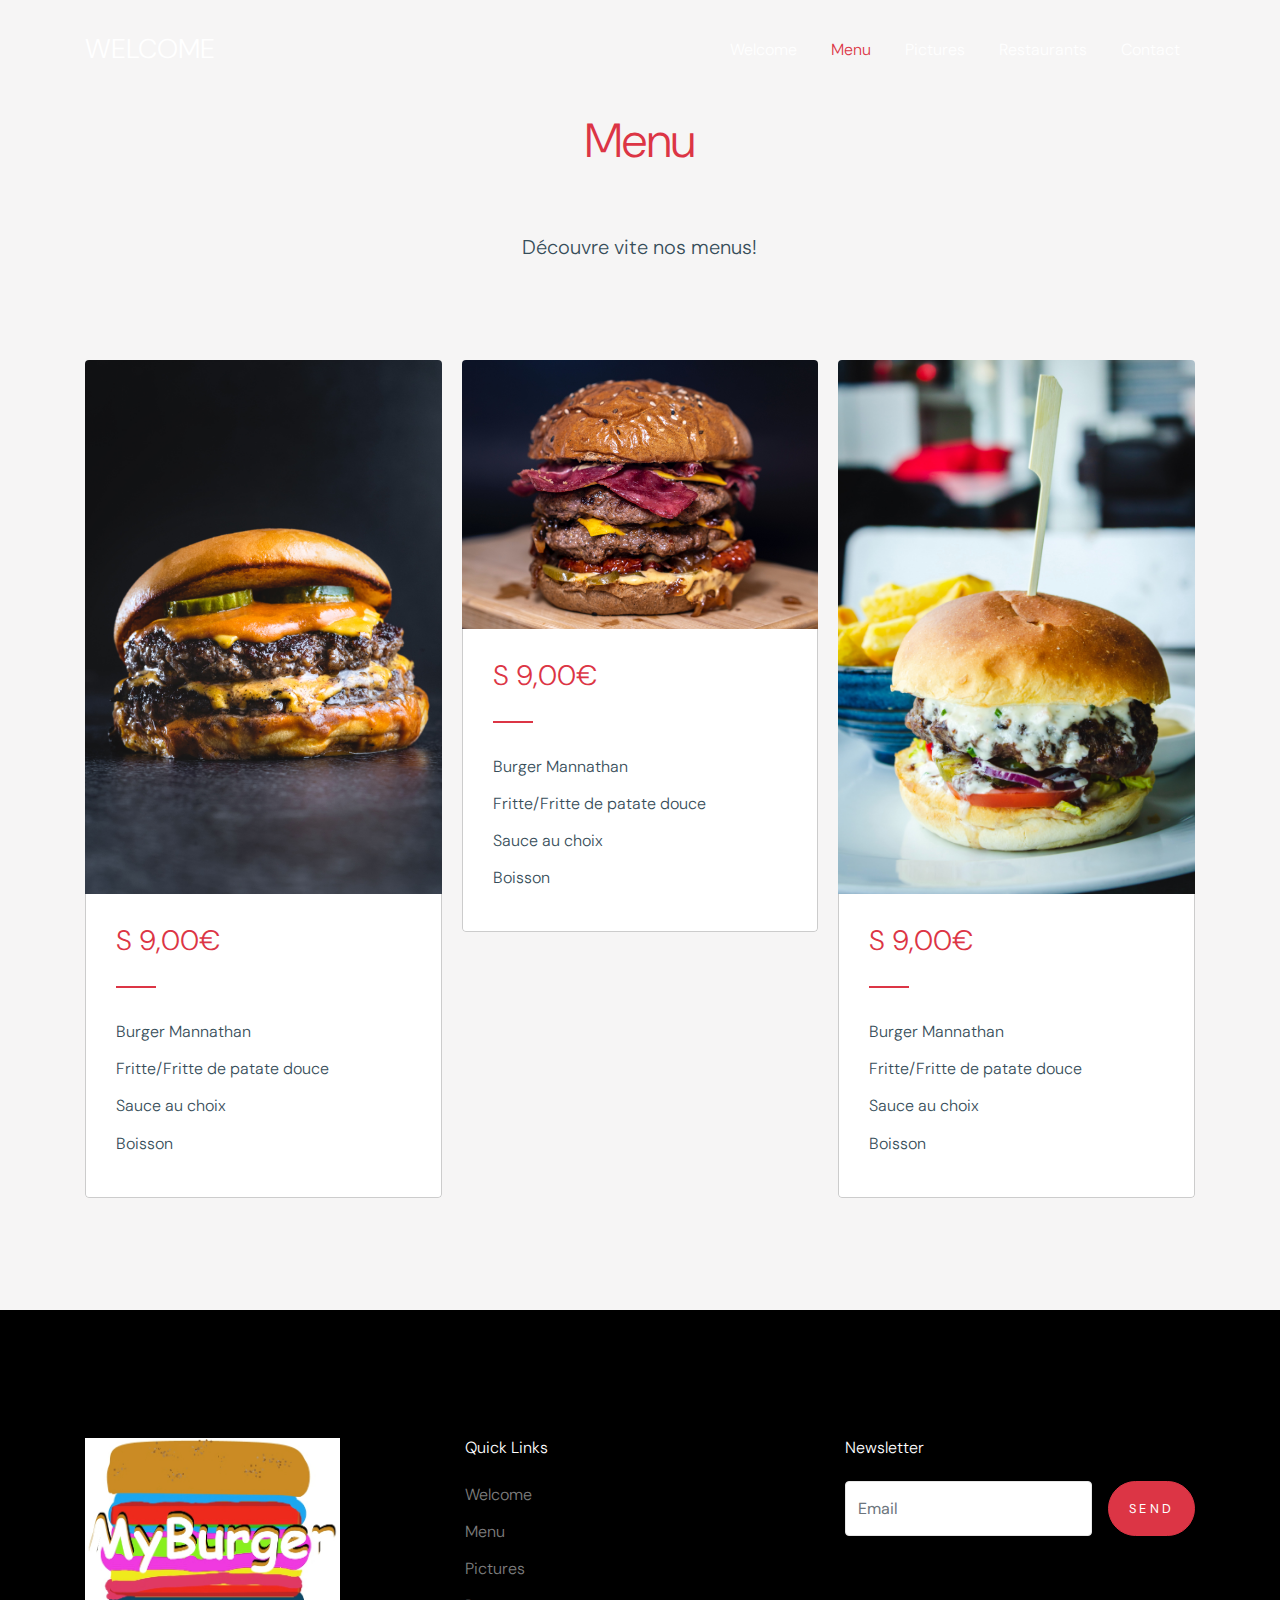
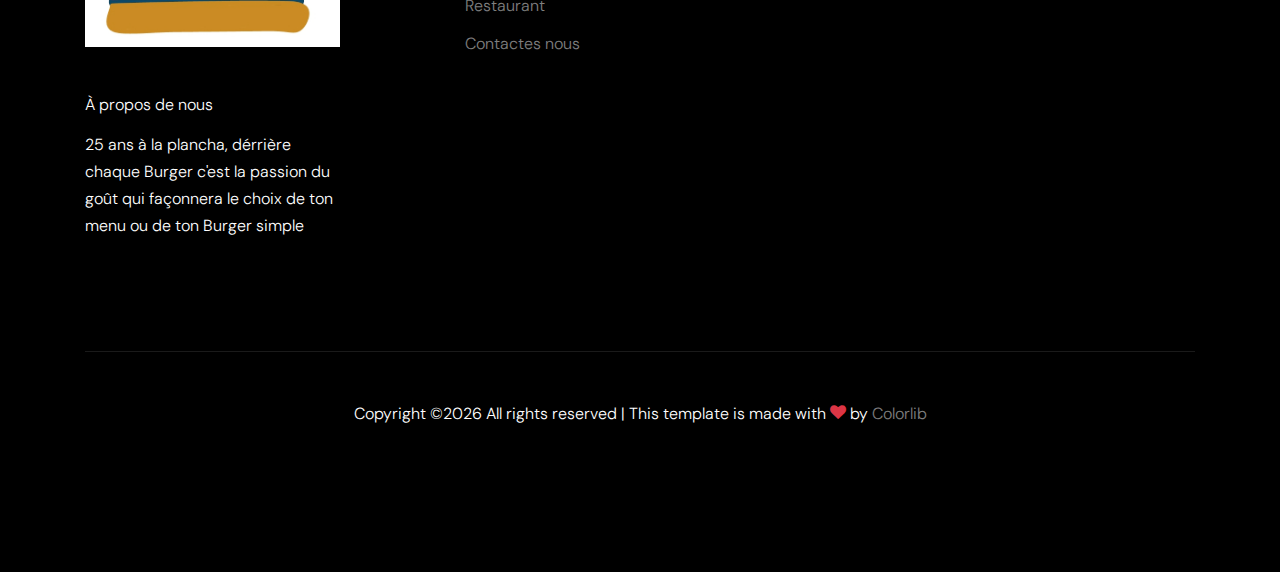
<file: barber-shop.html>
<!doctype html>
<html lang="en">

  <head>
    <title>Menu</title>
    <meta charset="utf-8">
    <meta name="viewport" content="width=device-width, initial-scale=1, shrink-to-fit=no">

    <link href="https://fonts.googleapis.com/css?family=DM+Sans:300,400,700&display=swap" rel="stylesheet">

    <link rel="stylesheet" href="fonts/icomoon/style.css">

    <link rel="stylesheet" href="css/bootstrap.min.css">
    <link rel="stylesheet" href="css/bootstrap-datepicker.css">
    <link rel="stylesheet" href="css/jquery.fancybox.min.css">
    <link rel="stylesheet" href="css/owl.carousel.min.css">
    <link rel="stylesheet" href="css/owl.theme.default.min.css">
    <link rel="stylesheet" href="fonts/flaticon/font/flaticon.css">
    <link rel="stylesheet" href="css/aos.css">

    <!-- MAIN CSS -->
    <link rel="stylesheet" href="css/style.css">

  </head>

  <body data-spy="scroll" data-target=".site-navbar-target" data-offset="300">

    
    <div class="site-wrap" id="home-section">

      <div class="site-mobile-menu site-navbar-target">
        <div class="site-mobile-menu-header">
          <div class="site-mobile-menu-close mt-3">
            <span class="icon-close2 js-menu-toggle"></span>
          </div>
        </div>
        <div class="site-mobile-menu-body"></div>
      </div>



      <header class="site-navbar site-navbar-target" role="banner">

        <div class="container">
          <div class="row align-items-center position-relative">

            <div class="col-3 ">
              <div class="site-logo">
                <a href="index.html">Welcome</a>
              </div>
            </div>

            <div class="col-9  text-right">
              

              
              

              <nav class="site-navigation text-right ml-auto d-none d-lg-block" role="navigation">
                <ul class="site-menu main-menu js-clone-nav ml-auto ">
                  <li><a href="index.html" class="nav-link">Welcome</a></li>
                  <li class="active"><a href="barber-shop.html" class="nav-link">Menu</a></li>
                  <li><a href="blog.html" class="nav-link">Pictures</a></li>
                  
                  <li><a href="services.html" class="nav-link">Restaurants</a></li>
                  <li><a href="contact.html" class="nav-link">Contact</a></li>
                </ul>
              </nav>
            </div>

            
          </div>
        </div>

      </header>


  
    <!-- END section -->

    <div class="site-section bg-light">
      <div class="container">
        <div class="row justify-content-center  mb-5">
          <div class="col-md-7 text-center">
            <h3 class="scissors text-center">Menu</h3>
            <p class="mb-5 lead">Découvre vite nos menus!</p>

            
          </div>

        </div>
        <div class="row">
          <div class="col-12">

            <div class="nonloop-block-13 owl-carousel d-flex">
              
              <div class="item-1 h">
                <img src="images/burger_anvers.jpg" alt="Image" class="img-fluid">
                <div class="item-1-contents">
                  <h3>S <span>9,00€</span></h3>
                  <ul>
                    <li class="d-flex"><span>Burger Mannathan</span></li>
                    <li class="d-flex"><span>Fritte/Fritte de patate douce</span></li>
                    <li class="d-flex"><span>Sauce au choix</span></li>
                    <li class="d-flex"><span>Boisson</span></li>
                  </ul>
                </div>
                
              </div>

              <div class="item-1 h">
                <img src="images/burger_bettrave.jpg" alt="Image" class="img-fluid">
                <div class="item-1-contents">
                  <h3>S <span>9,00€</span></h3>
                  <ul>
                    <li class="d-flex"><span>Burger Mannathan</span></li>
                    <li class="d-flex"><span>Fritte/Fritte de patate douce</span></li>
                    <li class="d-flex"><span>Sauce au choix</span></li>
                    <li class="d-flex"><span>Boisson</span></li>
                  </ul>
                </div>
                
              </div>

              <div class="item-1 h">
                <img src="images/burger_blanc.jpg" alt="Image" class="img-fluid">
                <div class="item-1-contents">
                  <h3>S <span>9,00€</span></h3>
                  <ul>
                    <li class="d-flex"><span>Burger Mannathan</span></li>
                    <li class="d-flex"><span>Fritte/Fritte de patate douce</span></li>
                    <li class="d-flex"><span>Sauce au choix</span></li>
                    <li class="d-flex"><span>Boisson</span></li>
                  </ul>
                </div>
                
              </div>

              <div class="item-1 h">
                <img src="images/burger_cannibale.jpg" alt="Image" class="img-fluid">
                <div class="item-1-contents">
                  <h3>S <span>9,00€</span></h3>
                  <ul>
                    <li class="d-flex"><span>Burger Mannathan</span></li>
                    <li class="d-flex"><span>Fritte/Fritte de patate douce</span></li>
                    <li class="d-flex"><span>Sauce au choix</span></li>
                    <li class="d-flex"><span>Boisson</span></li>
                  </ul>
                </div>
                
              </div>

              <div class="item-1 h">
                <img src="images/burger_charleroi.jpg" alt="Image" class="img-fluid">
                <div class="item-1-contents">
                  <h3>S <span>9,00€</span></h3>
                  <ul>
                    <li class="d-flex"><span>Burger Mannathan</span></li>
                    <li class="d-flex"><span>Fritte/Fritte de patate douce</span></li>
                    <li class="d-flex"><span>Sauce au choix</span></li>
                    <li class="d-flex"><span>Boisson</span></li>
                  </ul>
                </div>
                
              </div>

              <div class="item-1 h">
                <img src="images/burger_chees.jpg" alt="Image" class="img-fluid">
                <div class="item-1-contents">
                  <h3>S <span>9,00€</span></h3>
                  <ul>
                    <li class="d-flex"><span>Burger Mannathan</span></li>
                    <li class="d-flex"><span>Fritte/Fritte de patate douce</span></li>
                    <li class="d-flex"><span>Sauce au choix</span></li>
                    <li class="d-flex"><span>Boisson</span></li>
                  </ul>
                </div>
                
              </div>

              <div class="item-1 h">
                <img src="images/burger_collesa.jpg" alt="Image" class="img-fluid">
                <div class="item-1-contents">
                  <h3>S <span>9,00€</span></h3>
                  <ul>
                    <li class="d-flex"><span>Burger Mannathan</span></li>
                    <li class="d-flex"><span>Fritte/Fritte de patate douce</span></li>
                    <li class="d-flex"><span>Sauce au choix</span></li>
                    <li class="d-flex"><span>Boisson</span></li>
                  </ul>
                </div>
                
              </div>

            </div>
            
          </div>
        </div>
      </div>
    </div>

    

    


    

    <footer class="site-footer">
      <div class="container">
        <div class="row">
          <div class="col-lg-3">
            <img src="images/logo.jpg" alt="Image" class="img-fluid mb-5">
            <h2 class="footer-heading mb-3">À propos de nous</h2>
                <p>25 ans à la plancha, dérrière chaque Burger c'est la passion du goût qui façonnera le choix de ton menu ou de ton Burger simple</p>
          </div>
          <div class="col-lg-8 ml-auto">
            <div class="row">
              <div class="col-lg-6 ml-auto">
                <h2 class="footer-heading mb-4">Quick Links</h2>
                <ul class="list-unstyled">
                  <li><a href="index.html">Welcome</a></li>
                  <li><a href="barber-shop.html">Menu</a></li>
                  <li><a href="blog.html">Pictures</a></li>
                  <li><a href="services.html">Restaurant</a></li>
                  <li><a href="contact.html">Contactes nous</a></li>
                </ul>
              </div>
              <div class="col-lg-6">
                <h2 class="footer-heading mb-4">Newsletter</h2>
                <form action="#" class="d-flex" class="subscribe">
                  <input type="text" class="form-control mr-3" placeholder="Email">
                  <input type="submit" value="Send" class="btn btn-primary">
                </form>
              </div>
              
            </div>
          </div>
        </div>
        <div class="row pt-5 mt-5 text-center">
          <div class="col-md-12">
            <div class="border-top pt-5">
              <p>
            <!-- Link back to Colorlib can't be removed. Template is licensed under CC BY 3.0. -->
            Copyright &copy;<script>document.write(new Date().getFullYear());</script> All rights reserved | This template is made with <i class="icon-heart text-danger" aria-hidden="true"></i> by <a href="https://colorlib.com" target="_blank" >Colorlib</a>
            <!-- Link back to Colorlib can't be removed. Template is licensed under CC BY 3.0. -->
            </p>
            </div>
          </div>

        </div>
      </div>
    </footer>

    </div>

    <script src="js/jquery-3.3.1.min.js"></script>
    <script src="js/jquery-migrate-3.0.0.js"></script>
    <script src="js/popper.min.js"></script>
    <script src="js/bootstrap.min.js"></script>
    <script src="js/owl.carousel.min.js"></script>
    <script src="js/jquery.sticky.js"></script>
    <script src="js/jquery.waypoints.min.js"></script>
    <script src="js/jquery.animateNumber.min.js"></script>
    <script src="js/jquery.fancybox.min.js"></script>
    <script src="js/jquery.stellar.min.js"></script>
    <script src="js/jquery.easing.1.3.js"></script>
    <script src="js/bootstrap-datepicker.min.js"></script>
    <script src="js/aos.js"></script>

    <script src="js/main.js"></script>

  </body>

</html>
</file>
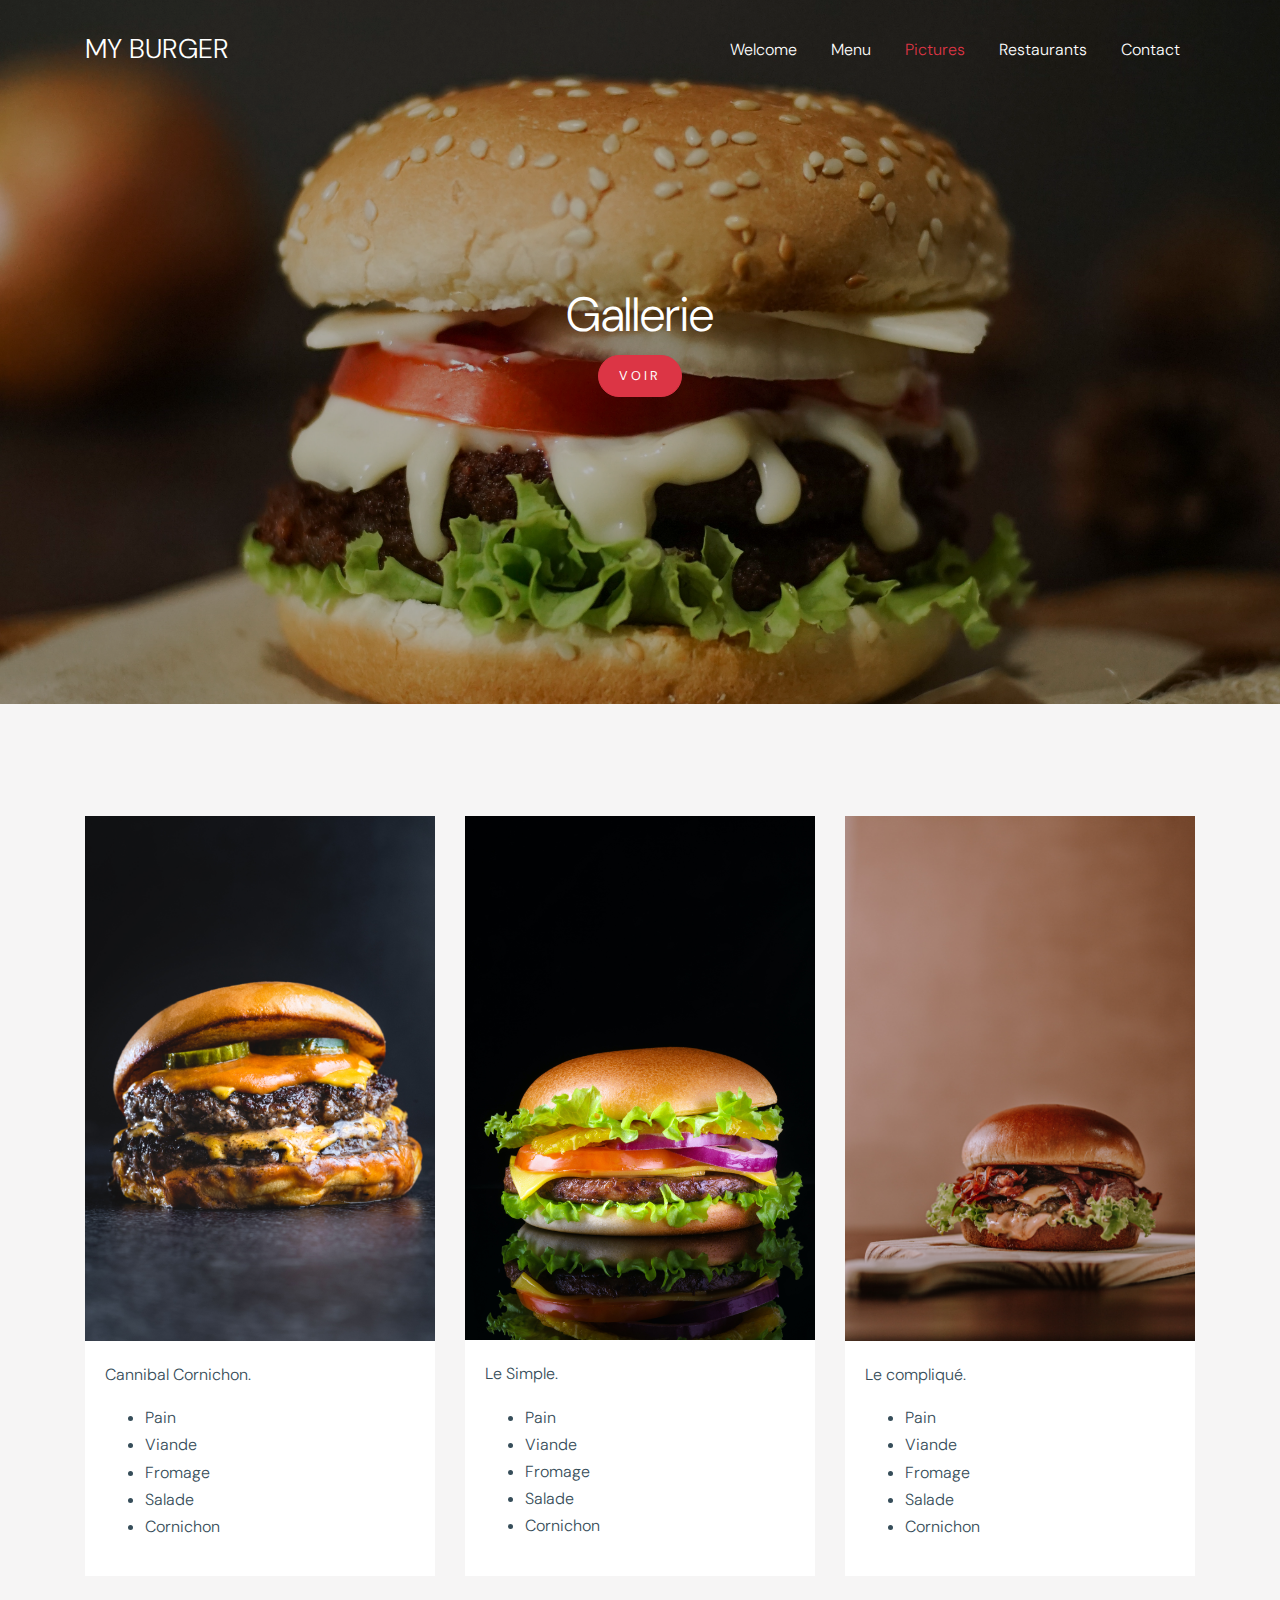
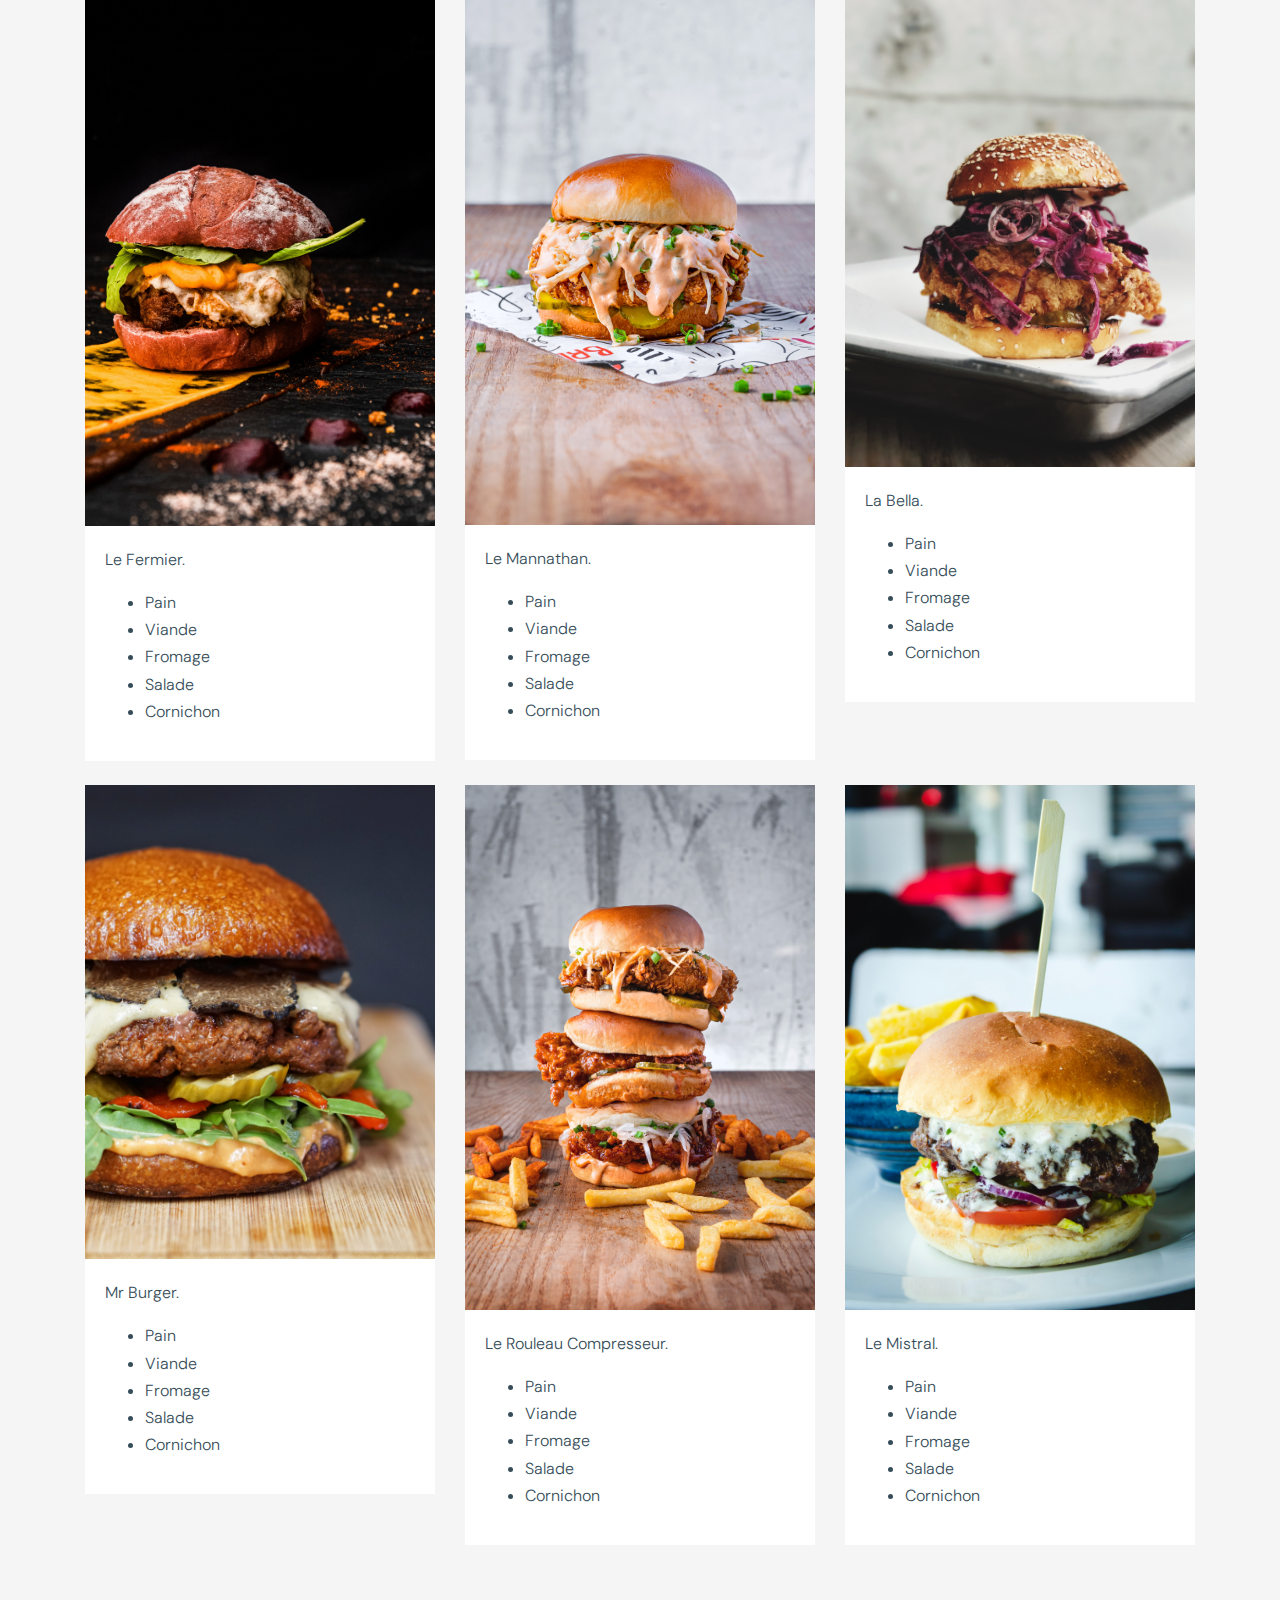
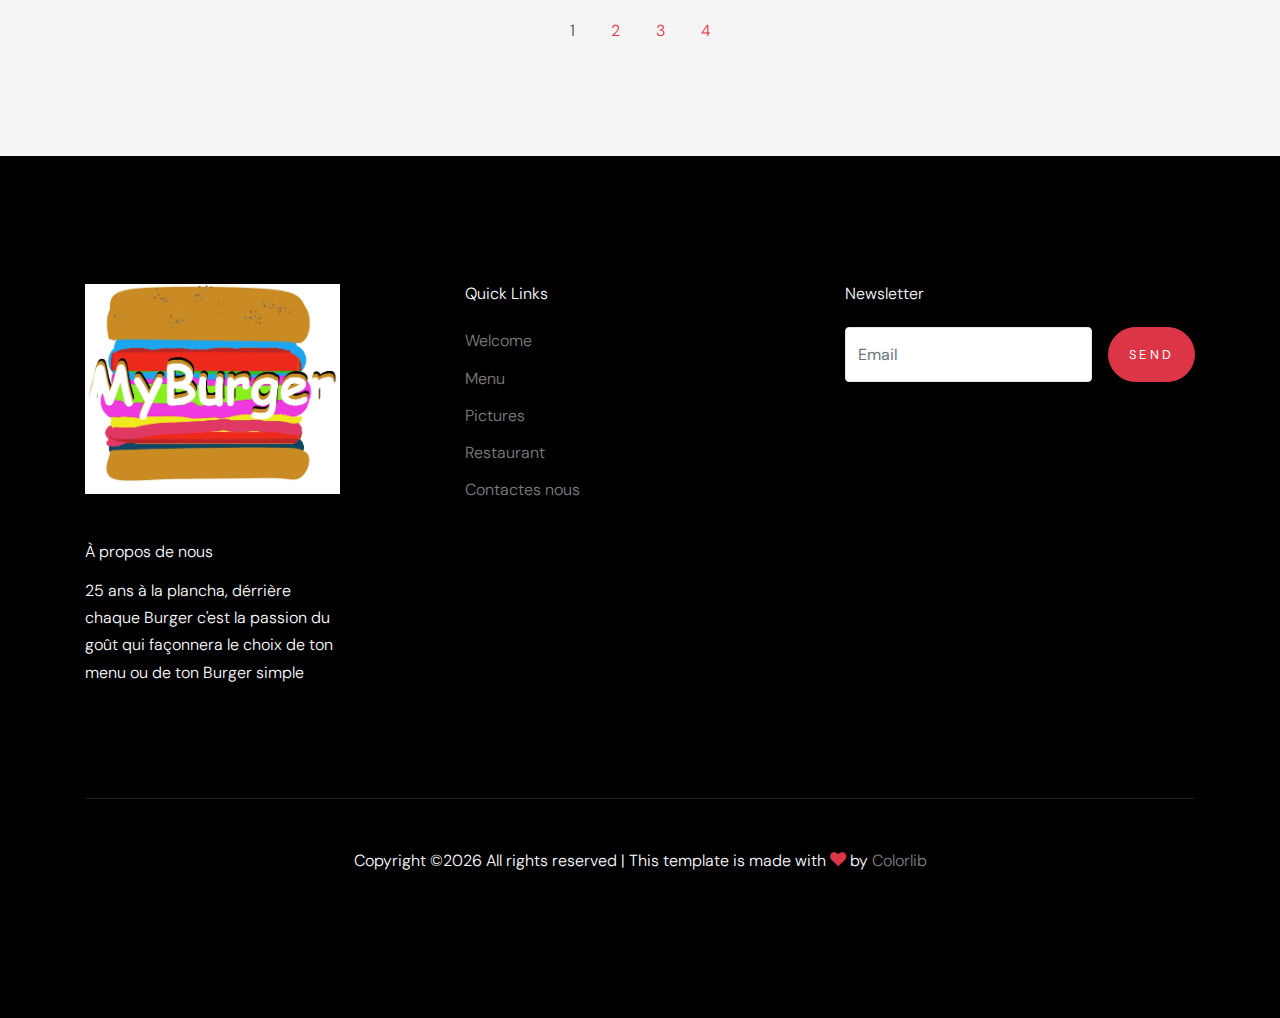
<file: blog.html>
<!doctype html>
<html lang="en">

  <head>
    <title>My Burger</title>
    <meta charset="utf-8">
    <meta name="viewport" content="width=device-width, initial-scale=1, shrink-to-fit=no">

    <link href="https://fonts.googleapis.com/css?family=DM+Sans:300,400,700&display=swap" rel="stylesheet">

    <link rel="stylesheet" href="fonts/icomoon/style.css">

    <link rel="stylesheet" href="css/bootstrap.min.css">
    <link rel="stylesheet" href="css/bootstrap-datepicker.css">
    <link rel="stylesheet" href="css/jquery.fancybox.min.css">
    <link rel="stylesheet" href="css/owl.carousel.min.css">
    <link rel="stylesheet" href="css/owl.theme.default.min.css">
    <link rel="stylesheet" href="fonts/flaticon/font/flaticon.css">
    <link rel="stylesheet" href="css/aos.css">

    <!-- MAIN CSS -->
    <link rel="stylesheet" href="css/style.css">

  </head>

  <body data-spy="scroll" data-target=".site-navbar-target" data-offset="300">

    
    <div class="site-wrap" id="home-section">

      <div class="site-mobile-menu site-navbar-target">
        <div class="site-mobile-menu-header">
          <div class="site-mobile-menu-close mt-3">
            <span class="icon-close2 js-menu-toggle"></span>
          </div>
        </div>
        <div class="site-mobile-menu-body"></div>
      </div>



      <header class="site-navbar site-navbar-target" role="banner">

        <div class="container">
          <div class="row align-items-center position-relative">

            <div class="col-3 ">
              <div class="site-logo">
                <a href="index.html">My Burger</a>
              </div>
            </div>

            <div class="col-9  text-right">
              

              <span class="d-inline-block d-lg-none"><a href="#" class="text-white site-menu-toggle js-menu-toggle py-5 text-white"><span class="icon-menu h3 text-white"></span></a></span>

              

              <nav class="site-navigation text-right ml-auto d-none d-lg-block" role="navigation">
                <ul class="site-menu main-menu js-clone-nav ml-auto ">
                  <li><a href="index.html" class="nav-link">Welcome</a></li>
                  <li><a href="barber-shop.html" class="nav-link">Menu</a></li>
                  <li class="active"><a href="blog.html" class="nav-link">Pictures</a></li>
                  
                  <li><a href="services.html" class="nav-link">Restaurants</a></li>
                  <li><a href="contact.html" class="nav-link">Contact</a></li>
                </ul>
              </nav>
            </div>

            
          </div>
        </div>

      </header>

    <div class="ftco-blocks-cover-1">
      <div class="site-section-cover overlay" data-stellar-background-ratio="0.5" style="background-image: url('images/my_burger.jpg')">
        <div class="container">
          <div class="row align-items-center justify-content-center text-center">
            <div class="col-md-7">
              <h1 class="mb-3">Gallerie</h1>
              
              <p><a href="#" class="btn btn-primary">Voir</a></p>
            </div>
          </div>
        </div>
      </div>
    </div>

    <div class="site-section bg-light">
      <div class="container">
        <div class="row">
          
          <div class="col-lg-4 col-md-6 mb-4">
            <div class="post-entry-1 h-100">
              
                <img src="images/burger_anvers.jpg" alt="Image"
                 class="img-fluid">
              
              <div class="post-entry-1-contents">
                
                
                
                <p>Cannibal Cornichon.</p>
                <ul>
                  <li>Pain</li>
                  <li>Viande</li>
                  <li>Fromage</li>
                  <li>Salade</li>
                  <li>Cornichon</li>
                </ul>
                </span>
              </div>
            </div>
          </div>
          
          

          <div class="col-lg-4 col-md-6 mb-4">
            <div class="post-entry-1 h-100">
             
                <img src="images/burger_charleroi.jpg" alt="Image"
                 class="img-fluid">
              
              <div class="post-entry-1-contents">
                
               
                <p>Le Simple.</p>
                <ul>
                  <li>Pain</li>
                  <li>Viande</li>
                  <li>Fromage</li>
                  <li>Salade</li>
                  <li>Cornichon</li>
                </ul>
                </span>
              </div>
            </div>
          </div>
          <div class="col-lg-4 col-md-6 mb-4">
            <div class="post-entry-1 h-100">
              
                <img src="images/burger_liege.jpg" alt="Image"
                 class="img-fluid">
             
              <div class="post-entry-1-contents">
                
                
                <p>Le compliqué.</p>
                <ul>
                  <li>Pain</li>
                  <li>Viande</li>
                  <li>Fromage</li>
                  <li>Salade</li>
                  <li>Cornichon</li>
                </ul>
                </span>
              </div>
            </div>
          </div>

          <div class="col-lg-4 col-md-6 mb-4">
            <div class="post-entry-1 h-100">
             
                <img src="images/burger_ostende.jpg" alt="Image"
                 class="img-fluid">
              
              <div class="post-entry-1-contents">
                
                
                <p>Le Fermier.</p>
                <span>
                  <ul>
                  <li>Pain</li>
                  <li>Viande</li>
                  <li>Fromage</li>
                  <li>Salade</li>
                  <li>Cornichon</li>
                </ul>
                </span>
              </div>
            </div>
          </div>
      
          
          <div class="col-lg-4 col-md-6 mb-4">
            <div class="post-entry-1 h-100">
             
                <img src="images/burger_collesa.jpg" alt="Image"
                 class="img-fluid">
              
              <div class="post-entry-1-contents">
                
                
                
                <p>Le Mannathan.</p>
                <span>
                  <ul>
                  <li>Pain</li>
                  <li>Viande</li>
                  <li>Fromage</li>
                  <li>Salade</li>
                  <li>Cornichon</li>
                </ul>
                </span>
                
              </div>
            </div>
          </div>
          
          
          <div class="col-lg-4 col-md-6 mb-4">
            <div class="post-entry-1 h-100">
             
                <img src="images/burger_beautiful.jpg" alt="Image"
                 class="img-fluid">
              
              <div class="post-entry-1-contents">
                
                
                
                <p>La Bella.</p>
                <span>
                  <ul>
                  <li>Pain</li>
                  <li>Viande</li>
                  <li>Fromage</li>
                  <li>Salade</li>
                  <li>Cornichon</li>
                </ul>
                </span>
              </div>
            </div>
          </div>
          <div class="col-lg-4 col-md-6 mb-4">
            <div class="post-entry-1 h-100">
             
                <img src="images/burger_truffe.jpg" alt="Image"
                 class="img-fluid">
              
              <div class="post-entry-1-contents">
                
                
                
                <p>Mr Burger.</p>
                <span>
                  <ul>
                  <li>Pain</li>
                  <li>Viande</li>
                  <li>Fromage</li>
                  <li>Salade</li>
                  <li>Cornichon</li>
                </ul>
                </span>
              </div>
            </div>
          </div>
          <div class="col-lg-4 col-md-6 mb-4">
            <div class="post-entry-1 h-100">
             
                <img src="images/burger_xxl.jpg" alt="Image"
                 class="img-fluid">
              
              <div class="post-entry-1-contents">
                
                
                
                <p>Le Rouleau Compresseur.</p>
                <span>
                  <ul>
                  <li>Pain</li>
                  <li>Viande</li>
                  <li>Fromage</li>
                  <li>Salade</li>
                  <li>Cornichon</li>
                </ul>
                </span>
              </div>
            </div>
          </div>
          <div class="col-lg-4 col-md-6 mb-4">
            <div class="post-entry-1 h-100">
             
                <img src="images/burger_blanc.jpg" alt="Image"
                 class="img-fluid">
              
              <div class="post-entry-1-contents">
                
                
                
                <p>Le Mistral.</p>
                <span>
                  <ul>
                  <li>Pain</li>
                  <li>Viande</li>
                  <li>Fromage</li>
                  <li>Salade</li>
                  <li>Cornichon</li>
                </ul>
                </span>
              </div>
            </div>
          </div>
        

          <div class="col-12 mt-5 text-center">
            <span class="p-3">1</span>
            <a href="blog.html" class="p-3">2</a>
            <a href="blog.html" class="p-3">3</a>
            <a href="blog.html" class="p-3">4</a>
          </div>
        </div>
      </div>
    </div>

    
    



    <footer class="site-footer">
      <div class="container">
        <div class="row">
          <div class="col-lg-3">
            <img src="images/logo.jpg" alt="Image" class="img-fluid mb-5">
            <h2 class="footer-heading mb-3">À propos de nous</h2>
                <p>25 ans à la plancha, dérrière chaque Burger c'est la passion du goût qui façonnera le choix de ton menu ou de ton Burger simple</p>
          </div>
          <div class="col-lg-8 ml-auto">
            <div class="row">
              <div class="col-lg-6 ml-auto">
                <h2 class="footer-heading mb-4">Quick Links</h2>
                <ul class="list-unstyled">
                  <li><a href="index.html">Welcome</a></li>
                  <li><a href="barber-shop.html">Menu</a></li>
                  <li><a href="blog.html">Pictures</a></li>
                  <li><a href="services.html">Restaurant</a></li>
                  <li><a href="contact.html">Contactes nous</a></li>
                </ul>
              </div>
              <div class="col-lg-6">
                <h2 class="footer-heading mb-4">Newsletter</h2>
                <form action="#" class="d-flex" class="subscribe">
                  <input type="text" class="form-control mr-3" placeholder="Email">
                  <input type="submit" value="Send" class="btn btn-primary">
                </form>
              </div>
              
            </div>
          </div>
        </div>
        <div class="row pt-5 mt-5 text-center">
          <div class="col-md-12">
            <div class="border-top pt-5">
              <p>
            <!-- Link back to Colorlib can't be removed. Template is licensed under CC BY 3.0. -->
            Copyright &copy;<script>document.write(new Date().getFullYear());</script> All rights reserved | This template is made with <i class="icon-heart text-danger" aria-hidden="true"></i> by <a href="https://colorlib.com" target="_blank" >Colorlib</a>
            <!-- Link back to Colorlib can't be removed. Template is licensed under CC BY 3.0. -->
            </p>
            </div>
          </div>

        </div>
      </div>
    </footer>

    </div>

    <script src="js/jquery-3.3.1.min.js"></script>
    <script src="js/jquery-migrate-3.0.0.js"></script>
    <script src="js/popper.min.js"></script>
    <script src="js/bootstrap.min.js"></script>
    <script src="js/owl.carousel.min.js"></script>
    <script src="js/jquery.sticky.js"></script>
    <script src="js/jquery.waypoints.min.js"></script>
    <script src="js/jquery.animateNumber.min.js"></script>
    <script src="js/jquery.fancybox.min.js"></script>
    <script src="js/jquery.stellar.min.js"></script>
    <script src="js/jquery.easing.1.3.js"></script>
    <script src="js/bootstrap-datepicker.min.js"></script>
    <script src="js/aos.js"></script>

    <script src="js/main.js"></script>

  </body>

</html>
</file>
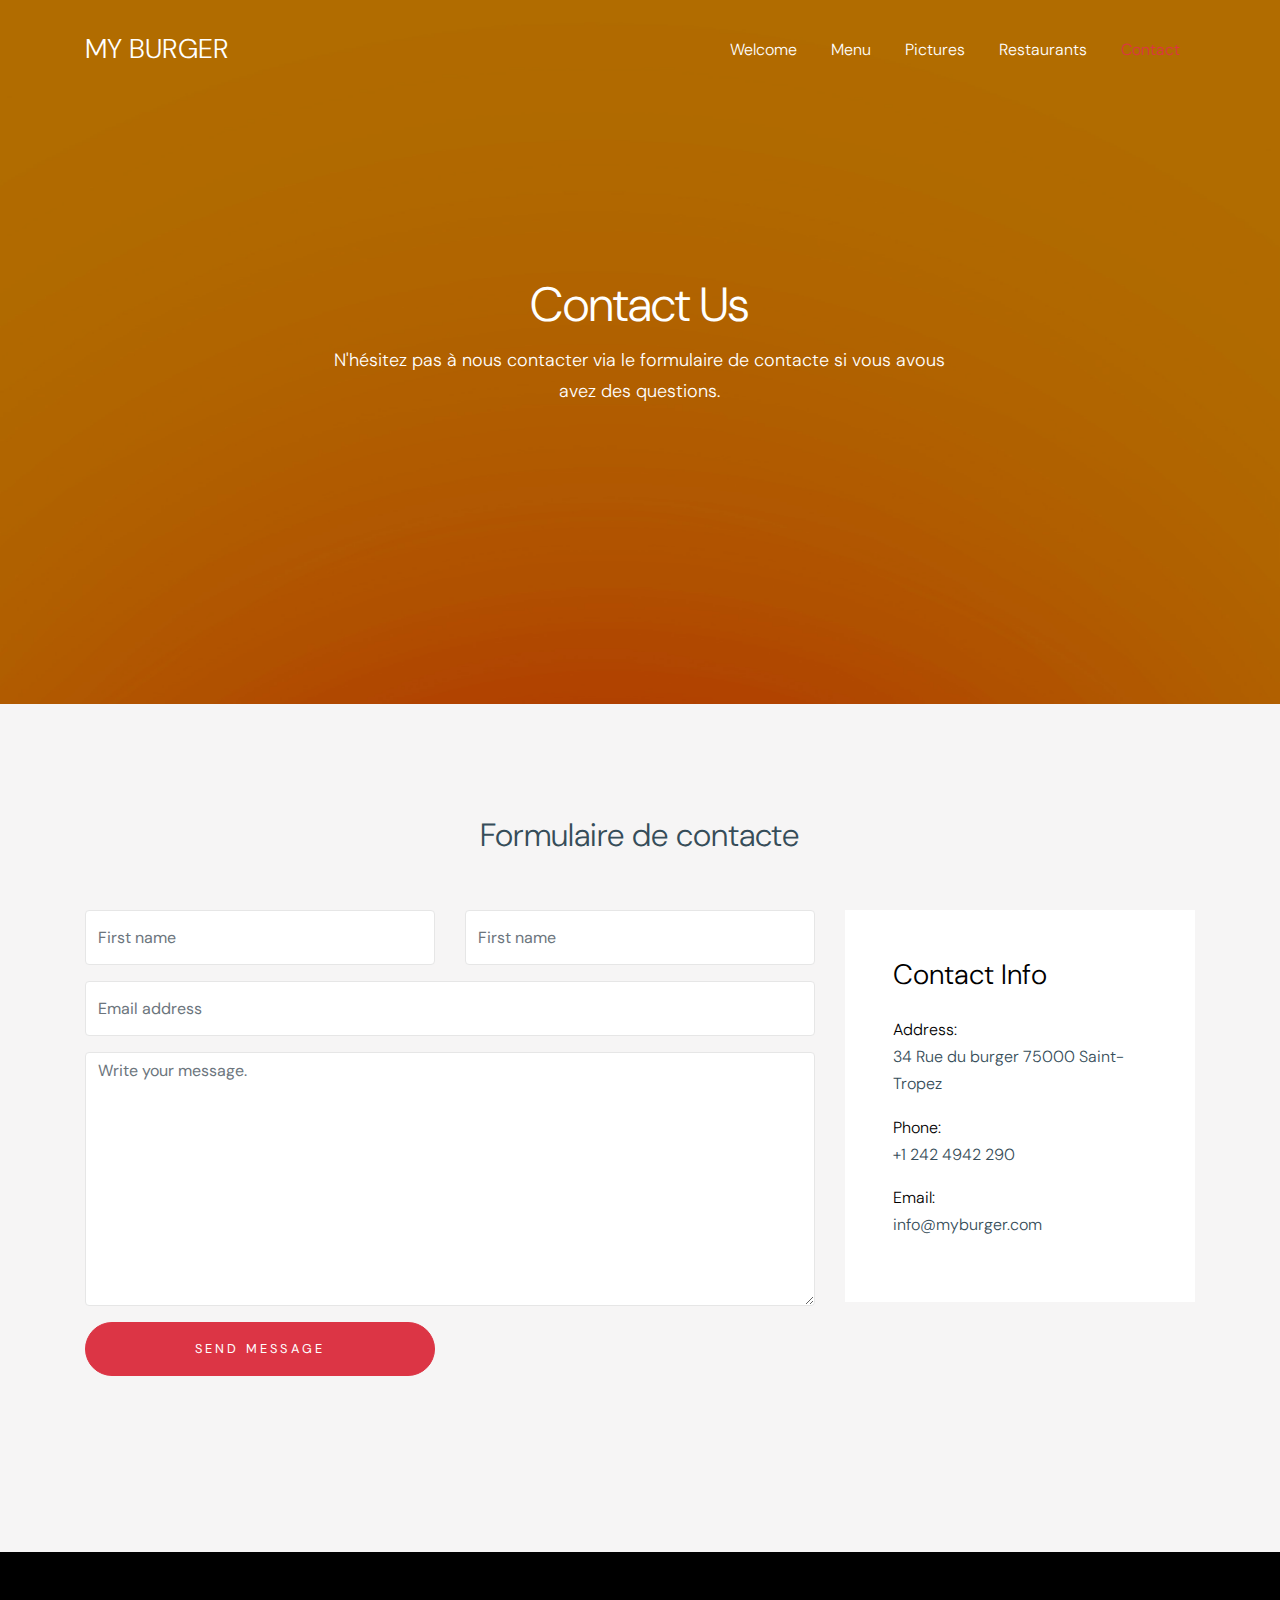
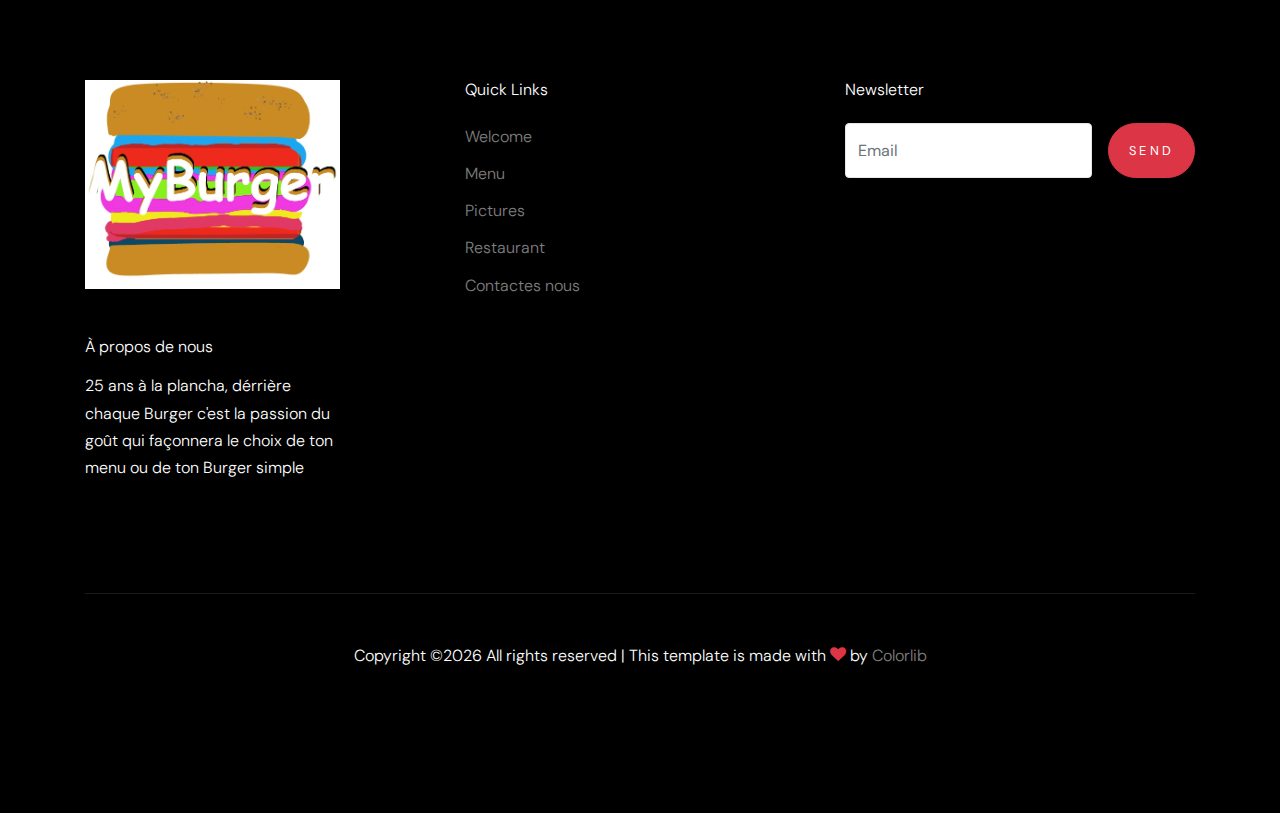
<file: contact.html>
<!doctype html>
<html lang="en">

  <head>
    <title>Contact</title>
    <meta charset="utf-8">
    <meta name="viewport" content="width=device-width, initial-scale=1, shrink-to-fit=no">

    <link href="https://fonts.googleapis.com/css?family=DM+Sans:300,400,700&display=swap" rel="stylesheet">

    <link rel="stylesheet" href="fonts/icomoon/style.css">

    <link rel="stylesheet" href="css/bootstrap.min.css">
    <link rel="stylesheet" href="css/bootstrap-datepicker.css">
    <link rel="stylesheet" href="css/jquery.fancybox.min.css">
    <link rel="stylesheet" href="css/owl.carousel.min.css">
    <link rel="stylesheet" href="css/owl.theme.default.min.css">
    <link rel="stylesheet" href="fonts/flaticon/font/flaticon.css">
    <link rel="stylesheet" href="css/aos.css">

    <!-- MAIN CSS -->
    <link rel="stylesheet" href="css/style.css">

  </head>

  <body data-spy="scroll" data-target=".site-navbar-target" data-offset="300">

    
    <div class="site-wrap" id="home-section">

      <div class="site-mobile-menu site-navbar-target">
        <div class="site-mobile-menu-header">
          <div class="site-mobile-menu-close mt-3">
            <span class="icon-close2 js-menu-toggle"></span>
          </div>
        </div>
        <div class="site-mobile-menu-body"></div>
      </div>



      <header class="site-navbar site-navbar-target" role="banner">

        <div class="container">
          <div class="row align-items-center position-relative">

            <div class="col-3 ">
              <div class="site-logo">
                <a href="index.html">My Burger</a>
              </div>
            </div>

            <div class="col-9  text-right">
              

              <span class="d-inline-block d-lg-none"><a href="#" class="text-white site-menu-toggle js-menu-toggle py-5 text-white"><span class="icon-menu h3 text-white"></span></a></span>

              

              <nav class="site-navigation text-right ml-auto d-none d-lg-block" role="navigation">
                <ul class="site-menu main-menu js-clone-nav ml-auto ">
                  <li><a href="index.html" class="nav-link">Welcome</a></li>
                  <li><a href="barber-shop.html" class="nav-link">Menu</a></li>
                  <li><a href="blog.html" class="nav-link">Pictures</a></li>
                  
                  <li><a href="services.html" class="nav-link">Restaurants</a></li>
                  <li class="active"><a href="contact.html" class="nav-link">Contact</a></li>
                </ul>
              </nav>
            </div>

            
          </div>
        </div>

      </header>

    <div class="ftco-blocks-cover-1">
      <div class="site-section-cover overlay" data-stellar-background-ratio="0.5" style="background-image: url('images/background.jpg')">
        <div class="container">
          <div class="row align-items-center justify-content-center text-center">
            <div class="col-md-7">
              <h1 class="mb-3">Contact Us</h1>
              <p>N'hésitez pas à nous contacter via le formulaire de contacte si vous avous avez des questions.</p>
              
            </div>
          </div>
        </div>
      </div>
    </div>

    <div class="site-section bg-light" id="contact-section">
      <div class="container">
        <div class="row justify-content-center text-center">
        <div class="col-7 text-center mb-5">
          <h2>Formulaire de contacte</h2>
          
        </div>
      </div>
        <div class="row">
          <div class="col-lg-8 mb-5" >
            <form action="#" method="post">
              <div class="form-group row">
                <div class="col-md-6 mb-4 mb-lg-0">
                  <input type="text" class="form-control" placeholder="First name">
                </div>
                <div class="col-md-6">
                  <input type="text" class="form-control" placeholder="First name">
                </div>
              </div>

              <div class="form-group row">
                <div class="col-md-12">
                  <input type="text" class="form-control" placeholder="Email address">
                </div>
              </div>

              <div class="form-group row">
                <div class="col-md-12">
                  <textarea name="" id="" class="form-control" placeholder="Write your message." cols="30" rows="10"></textarea>
                </div>
              </div>
              <div class="form-group row">
                <div class="col-md-6 mr-auto">
                  <input type="submit" class="btn btn-block btn-primary text-white py-3 px-5" value="Send Message">
                </div>
              </div>
            </form>
          </div>
          <div class="col-lg-4 ml-auto">
            <div class="bg-white p-3 p-md-5">
              <h3 class="text-black mb-4">Contact Info</h3>
              <ul class="list-unstyled footer-link">
                <li class="d-block mb-3">
                  <span class="d-block text-black">Address:</span>
                  <span>34 Rue du burger 75000 Saint-Tropez</span></li>
                <li class="d-block mb-3"><span class="d-block text-black">Phone:</span><span>+1 242 4942 290</span></li>
                <li class="d-block mb-3"><span class="d-block text-black">Email:</span><span>info@myburger.com</span></li>
              </ul>
            </div>
          </div>
        </div>
      </div>
    </div>
    


    <footer class="site-footer">
      <div class="container">
        <div class="row">
          <div class="col-lg-3">
            <img src="images/logo.jpg" alt="Image" class="img-fluid mb-5">
            <h2 class="footer-heading mb-3">À propos de nous</h2>
                <p>25 ans à la plancha, dérrière chaque Burger c'est la passion du goût qui façonnera le choix de ton menu ou de ton Burger simple</p>
          </div>
          <div class="col-lg-8 ml-auto">
            <div class="row">
              <div class="col-lg-6 ml-auto">
                <h2 class="footer-heading mb-4">Quick Links</h2>
                <ul class="list-unstyled">
                  <li><a href="index.html">Welcome</a></li>
                  <li><a href="barber-shop.html">Menu</a></li>
                  <li><a href="blog.html">Pictures</a></li>
                  <li><a href="services.html">Restaurant</a></li>
                  <li><a href="contact.html">Contactes nous</a></li>
                </ul>
              </div>
              <div class="col-lg-6">
                <h2 class="footer-heading mb-4">Newsletter</h2>
                <form action="#" class="d-flex" class="subscribe">
                  <input type="text" class="form-control mr-3" placeholder="Email">
                  <input type="submit" value="Send" class="btn btn-primary">
                </form>
              </div>
              
            </div>
          </div>
        </div>
        <div class="row pt-5 mt-5 text-center">
          <div class="col-md-12">
            <div class="border-top pt-5">
              <p>
            <!-- Link back to Colorlib can't be removed. Template is licensed under CC BY 3.0. -->
            Copyright &copy;<script>document.write(new Date().getFullYear());</script> All rights reserved | This template is made with <i class="icon-heart text-danger" aria-hidden="true"></i> by <a href="https://colorlib.com" target="_blank" >Colorlib</a>
            <!-- Link back to Colorlib can't be removed. Template is licensed under CC BY 3.0. -->
            </p>
            </div>
          </div>

        </div>
      </div>
    </footer>

    </div>

    <script src="js/jquery-3.3.1.min.js"></script>
    <script src="js/jquery-migrate-3.0.0.js"></script>
    <script src="js/popper.min.js"></script>
    <script src="js/bootstrap.min.js"></script>
    <script src="js/owl.carousel.min.js"></script>
    <script src="js/jquery.sticky.js"></script>
    <script src="js/jquery.waypoints.min.js"></script>
    <script src="js/jquery.animateNumber.min.js"></script>
    <script src="js/jquery.fancybox.min.js"></script>
    <script src="js/jquery.stellar.min.js"></script>
    <script src="js/jquery.easing.1.3.js"></script>
    <script src="js/bootstrap-datepicker.min.js"></script>
    <script src="js/aos.js"></script>

    <script src="js/main.js"></script>

  </body>

</html>
</file>
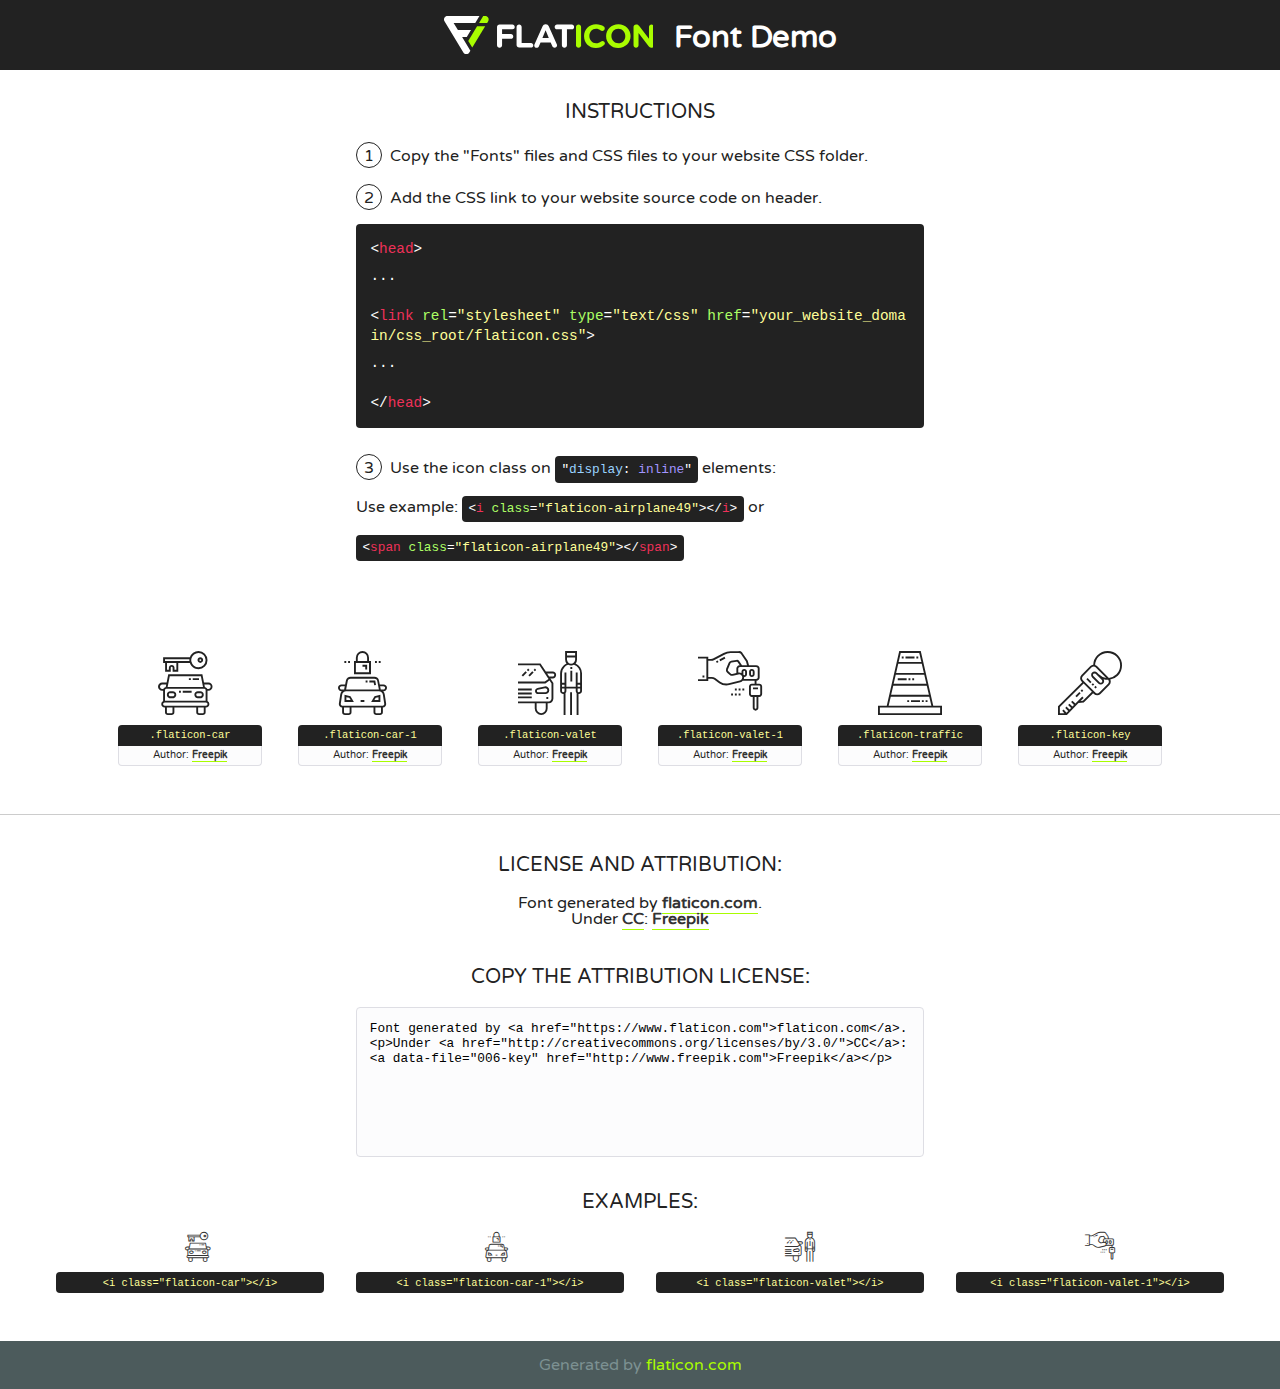
<file: fonts/flaticon-2/font/flaticon.html>
<!DOCTYPE html>
<!--
  Flaticon icon font: Flaticon
  Creation date: 18/07/2019 07:36
-->
<html>
<!DOCTYPE html>
<html>

<head>
    <title>Flaticon WebFont</title>
    <link href="http://fonts.googleapis.com/css?family=Varela+Round" rel="stylesheet" type="text/css" />
    <link rel="stylesheet" type="text/css" href="flaticon.css">
    <meta charset="UTF-8">
    <style>
    html, body, div, span, applet, object, iframe,
    h1, h2, h3, h4, h5, h6, p, blockquote, pre,
    a, abbr, acronym, address, big, cite, code,
    del, dfn, em, img, ins, kbd, q, s, samp,
    small, strike, strong, sub, sup, tt, var,
    b, u, i, center,
    dl, dt, dd, ol, ul, li,
    fieldset, form, label, legend,
    table, caption, tbody, tfoot, thead, tr, th, td,
    article, aside, canvas, details, embed, 
    figure, figcaption, footer, header, hgroup, 
    menu, nav, output, ruby, section, summary,
    time, mark, audio, video {
        margin: 0;
        padding: 0;
        border: 0;
        font-size: 100%;
        font: inherit;
        vertical-align: baseline;
    }
    /* HTML5 display-role reset for older browsers */
    article, aside, details, figcaption, figure, 
    footer, header, hgroup, menu, nav, section {
        display: block;
    }
    body {
        line-height: 1;
    }
    ol, ul {
        list-style: none;
    }
    blockquote, q {
        quotes: none;
    }
    blockquote:before, blockquote:after,
    q:before, q:after {
        content: '';
        content: none;
    }
    table {
        border-collapse: collapse;
        border-spacing: 0;
    }
    body {
        font-family: 'Varela Round', Helvetica, Arial, sans-serif;
        font-size: 16px;
        color: #222;
    }
    a {
        color: #333;
        border-bottom: 1px solid #a9fd00;
        font-weight: bold;
        text-decoration: none;
    }
    * {
        -moz-box-sizing: border-box;
        -webkit-box-sizing: border-box;
        box-sizing: border-box;
        margin: 0;
        padding: 0;
    }
    [class^="flaticon-"]:before, [class*=" flaticon-"]:before, [class^="flaticon-"]:after, [class*=" flaticon-"]:after {
        font-family: Flaticon;
        font-size: 30px;
        font-style: normal;
        margin-left: 20px;
        color: #333;
    }
    .wrapper {
        max-width: 600px;
        margin: auto;
        padding: 0 1em;
    }
    .title {
        font-size: 1.25em;
        text-align: center;
        margin-bottom: 1em;
        text-transform: uppercase;
    }
    header {
        text-align: center;
        background-color: #222;
        color: #fff;
        padding: 1em;
    }
    header .logo {
        width: 210px;
        height: 38px;
        display: inline-block;
        vertical-align: middle;
        margin-right: 1em;
        border: none;
    }
    header strong {
        font-size: 1.95em;
        font-weight: bold;
        vertical-align: middle;
        margin-top: 5px;
        display: inline-block;
    }
    .demo {
        margin: 2em auto;
        line-height: 1.25em;
    }
    .demo ul li {
        margin-bottom: 1em;
    }
    .demo ul li .num {
        color: #222;
        border-radius: 20px;
        display: inline-block;
        width: 26px;
        padding: 3px;
        height: 26px;
        text-align: center;
        margin-right: 0.5em;
        border: 1px solid #222;
    }
    .demo ul li code {
        background-color: #222;
        border-radius: 4px;
        padding: 0.25em 0.5em;
        display: inline-block;
        color: #fff;
        font-family: Consolas,Monaco,Lucida Console,Liberation Mono,DejaVu Sans Mono,Bitstream Vera Sans Mono,Courier New, monospace;
        font-weight: lighter;
        margin-top: 1em;
        font-size: 0.8em;
        word-break: break-all;
    }
    .demo ul li code.big {
        padding: 1em;
        font-size: 0.9em;
    }
    .demo ul li code .red {
        color: #EF3159;
    }
    .demo ul li code .green {
        color: #ACFF65;
    }
    .demo ul li code .yellow {
        color: #FFFF99;
    }
    .demo ul li code .blue {
        color: #99D3FF;
    }
    .demo ul li code .purple {
        color: #A295FF;
    }
    .demo ul li code .dots {
        margin-top: 0.5em;
        display: block;
    }
    #glyphs {
        border-bottom: 1px solid #ccc;
        padding: 2em 0;
        text-align: center;
    }
    .glyph {
        display: inline-block;
        width: 9em;
        margin: 1em;
        text-align: center;
        vertical-align: top;
        background: #FFF;
    }
    .glyph .glyph-icon {
        padding: 10px;
        display: block;
        font-family:"Flaticon";
        font-size: 64px;
        line-height: 1;
    }
    .glyph .glyph-icon:before {
        font-size: 64px;
        color: #222;
        margin-left: 0;
    }
    .class-name {
        font-size: 0.65em;
        background-color: #222;
        color: #fff;
        border-radius: 4px 4px 0 0;
        padding: 0.5em;
        color: #FFFF99;
        font-family: Consolas,Monaco,Lucida Console,Liberation Mono,DejaVu Sans Mono,Bitstream Vera Sans Mono,Courier New, monospace;
    }
    .author-name {
        font-size: 0.6em;
        background-color: #fcfcfd;
        border: 1px solid #DEDEE4;
        border-top: 0;
        border-radius: 0 0 4px 4px;
        padding: 0.5em;
    }
    .class-name:last-child {
        font-size: 10px;
        color:#888;
    }
    .class-name:last-child a {
        font-size: 10px;
        color:#555;
    }
    .class-name:last-child a:hover {
        color:#a9fd00;
    }
    .glyph > input {
        display: block;
        width: 100px;
        margin: 5px auto;
        text-align: center;
        font-size: 12px;
        cursor: text;
    }
    .glyph > input.icon-input {
        font-family:"Flaticon";
        font-size: 16px;
        margin-bottom: 10px;
    }
    .attribution .title {
        margin-top: 2em;
    }
    .attribution textarea {
        background-color: #fcfcfd;
        padding: 1em;
        border: none;
        box-shadow: none;
        border: 1px solid #DEDEE4;
        border-radius: 4px;
        resize: none;
        width: 100%;
        height: 150px;
        font-size: 0.8em;
        font-family: Consolas,Monaco,Lucida Console,Liberation Mono,DejaVu Sans Mono,Bitstream Vera Sans Mono,Courier New, monospace;
        -webkit-appearance: none;
    }
    .iconsuse {
        margin: 2em auto;
        text-align: center;
        max-width: 1200px;
    }
    .iconsuse:after {
        content: '';
        display: table;
        clear: both;
    }
    .iconsuse .image {
        float: left;
        width: 25%;
        padding: 0 1em;
    }
    .iconsuse .image p {
        margin-bottom: 1em;
    }
    .iconsuse .image span {
        display: block;
        font-size: 0.65em;
        background-color: #222;
        color: #fff;
        border-radius: 4px;
        padding: 0.5em;
        color: #FFFF99;
        margin-top: 1em;
        font-family: Consolas,Monaco,Lucida Console,Liberation Mono,DejaVu Sans Mono,Bitstream Vera Sans Mono,Courier New, monospace;
    }
    #footer {
        text-align: center;
        background-color: #4C5B5C;
        color: #7c9192;
        padding: 1em;
    }
    #footer a {
        border: none;
        color: #a9fd00;
        font-weight: normal;
    }
    @media (max-width: 960px) {
        .iconsuse .image {
            width: 50%;
        }
    }
    @media (max-width: 560px) {
        .iconsuse .image {
            width: 100%;
        }
    }
    </style>
</head>

<body class="characters-off">

    <header>
        <a href="https://www.flaticon.com" target="_blank" class="logo">
            <svg version="1.1" xmlns="http://www.w3.org/2000/svg" xmlns:xlink="http://www.w3.org/1999/xlink" xmlns:a="http://ns.adobe.com/AdobeSVGViewerExtensions/3.0/" viewBox="0 0 560.875 102.036" enable-background="new 0 0 560.875 102.036" xml:space="preserve">
                <defs>
                </defs>
                <g>
                    <g class="letters">
                        <path fill="#ffffff" d="M141.596,29.675c0-3.777,2.985-6.767,6.764-6.767h34.438c3.426,0,6.15,2.728,6.15,6.15
                        c0,3.43-2.724,6.149-6.15,6.149h-27.674v13.091h23.719c3.429,0,6.151,2.724,6.151,6.15c0,3.43-2.723,6.149-6.151,6.149h-23.719
                        v17.574c0,3.773-2.986,6.761-6.764,6.761c-3.779,0-6.764-2.989-6.764-6.761V29.675z"></path>
                        <path fill="#ffffff" d="M193.844,29.149c0-3.781,2.985-6.767,6.764-6.767c3.776,0,6.763,2.985,6.763,6.767v42.957h25.039
                        c3.426,0,6.149,2.726,6.149,6.153c0,3.425-2.723,6.15-6.149,6.15h-31.802c-3.779,0-6.764-2.986-6.764-6.768V29.149z"></path>
                        <path fill="#ffffff" d="M241.891,75.71l21.438-48.407c1.492-3.341,4.215-5.357,7.906-5.357h0.792
                        c3.686,0,6.323,2.017,7.815,5.357l21.439,48.407c0.436,0.967,0.701,1.845,0.701,2.723c0,3.602-2.809,6.501-6.414,6.501
                        c-3.161,0-5.269-1.845-6.499-4.655l-4.132-9.661h-27.059l-4.301,10.102c-1.144,2.631-3.426,4.214-6.237,4.214
                        c-3.517,0-6.24-2.81-6.24-6.325C241.1,77.64,241.451,76.677,241.891,75.71z M279.932,58.666l-8.521-20.297l-8.526,20.297H279.932
                        z"></path>
                        <path fill="#ffffff" d="M314.864,35.387H301.86c-3.429,0-6.239-2.813-6.239-6.238c0-3.429,2.811-6.24,6.239-6.24h39.533
                        c3.426,0,6.237,2.811,6.237,6.24c0,3.425-2.811,6.238-6.237,6.238h-13.001v42.785c0,3.773-2.99,6.761-6.764,6.761
                        c-3.779,0-6.764-2.989-6.764-6.761V35.387z"></path>
                        <path fill="#A9FD00" d="M352.615,29.149c0-3.781,2.985-6.767,6.767-6.767c3.774,0,6.761,2.985,6.761,6.767v49.024
                        c0,3.773-2.987,6.761-6.761,6.761c-3.781,0-6.767-2.989-6.767-6.761V29.149z"></path>
                        <path fill="#A9FD00" d="M374.132,53.836v-0.179c0-17.481,13.178-31.801,32.065-31.801c9.22,0,15.459,2.458,20.557,6.238
                        c1.402,1.054,2.637,2.985,2.637,5.357c0,3.692-2.985,6.59-6.681,6.59c-1.845,0-3.071-0.702-4.044-1.319
                        c-3.776-2.813-7.729-4.393-12.562-4.393c-10.364,0-17.831,8.611-17.831,19.154v0.173c0,10.542,7.291,19.329,17.831,19.329
                        c5.715,0,9.492-1.756,13.359-4.834c1.049-0.874,2.458-1.491,4.039-1.491c3.429,0,6.325,2.813,6.325,6.236
                        c0,2.106-1.056,3.78-2.282,4.834c-5.539,4.834-12.036,7.733-21.878,7.733C387.572,85.464,374.132,71.493,374.132,53.836z"></path>
                        <path fill="#A9FD00" d="M433.009,53.836v-0.179c0-17.481,13.79-31.801,32.766-31.801c18.981,0,32.592,14.143,32.592,31.628v0.173
                        c0,17.483-13.785,31.807-32.769,31.807C446.625,85.464,433.009,71.32,433.009,53.836z M484.224,53.836v-0.179
                        c0-10.539-7.725-19.326-18.626-19.326c-10.893,0-18.449,8.611-18.449,19.154v0.173c0,10.542,7.73,19.329,18.626,19.329
                        C476.676,72.986,484.224,64.378,484.224,53.836z"></path>
                        <path fill="#A9FD00" d="M506.233,29.321c0-3.774,2.99-6.763,6.767-6.763h1.401c3.252,0,5.183,1.583,7.029,3.953l26.093,34.265
                        V29.059c0-3.692,2.99-6.677,6.681-6.677c3.683,0,6.671,2.985,6.671,6.677v48.934c0,3.78-2.987,6.765-6.764,6.765h-0.436
                        c-3.257,0-5.188-1.581-7.034-3.953l-27.056-35.492v32.944c0,3.687-2.985,6.676-6.678,6.676c-3.683,0-6.673-2.989-6.673-6.676
                        V29.321z"></path>
                    </g>
                    <g class="insignia">
                        <path fill="#ffffff" d="M48.372,56.137h12.517l11.156-18.537H37.186L25.688,18.539h57.825L94.668,0H9.271
                        C5.925,0,2.842,1.801,1.198,4.716c-1.644,2.907-1.593,6.482,0.134,9.343l50.38,83.501c1.678,2.781,4.689,4.476,7.938,4.476
                        c3.246,0,6.257-1.695,7.935-4.476l2.898-4.804L48.372,56.137z"></path>
                        <g class="i">
                            <path fill="#A9FD00" d="M93.575,18.539h0.031v0.004l21.652,0.004l2.705-4.488c1.727-2.861,1.778-6.436,0.133-9.343
                            C116.454,1.801,113.371,0,110.026,0h-5.294L93.575,18.539z"></path>
                            <polygon fill="#A9FD00" points="88.291,27.356 64.725,66.486 75.519,84.404 109.942,27.356"></polygon>
                        </g>
                    </g>
                </g>
            </svg>
        </a>
        <strong>Font Demo</strong>
    </header>


    <section class="demo wrapper">

        <p class="title">Instructions</p>

        <ul>
            <li>
                <span class="num">1</span>Copy the "Fonts" files and CSS files to your website CSS folder.
            </li>
            <li>
                <span class="num">2</span>Add the CSS link to your website source code on header.
                <code class="big">
                    &lt;<span class="red">head</span>&gt;
                    <br/><span class="dots">...</span>
                    <br/>&lt;<span class="red">link</span> <span class="green">rel</span>=<span class="yellow">"stylesheet"</span> <span class="green">type</span>=<span class="yellow">"text/css"</span> <span class="green">href</span>=<span class="yellow">"your_website_domain/css_root/flaticon.css"</span>&gt;
                    <br/><span class="dots">...</span>
                    <br/>&lt;/<span class="red">head</span>&gt;
                </code>
            </li>

            <li>
                <p>
                    <span class="num">3</span>Use the icon class on <code>"<span class="blue">display</span>:<span class="purple"> inline</span>"</code> elements:
                    <br />
                    Use example: <code>&lt;<span class="red">i</span> <span class="green">class</span>=<span class="yellow">&quot;flaticon-airplane49&quot;</span>&gt;&lt;/<span class="red">i</span>&gt;</code> or <code>&lt;<span class="red">span</span> <span class="green">class</span>=<span class="yellow">&quot;flaticon-airplane49&quot;</span>&gt;&lt;/<span class="red">span</span>&gt;</code>
            </li>
        </ul>

    </section>




   <section id="glyphs">          
    
      
        <div class="glyph"><div class="glyph-icon flaticon-car"></div>
            <div class="class-name">.flaticon-car</div>
            <div class="author-name">Author: <a data-file="001-car" href="http://www.freepik.com">Freepik</a> </div> 
        </div>        
        
        <div class="glyph"><div class="glyph-icon flaticon-car-1"></div>
            <div class="class-name">.flaticon-car-1</div>
            <div class="author-name">Author: <a data-file="002-car-1" href="http://www.freepik.com">Freepik</a> </div> 
        </div>        
        
        <div class="glyph"><div class="glyph-icon flaticon-valet"></div>
            <div class="class-name">.flaticon-valet</div>
            <div class="author-name">Author: <a data-file="003-valet" href="http://www.freepik.com">Freepik</a> </div> 
        </div>        
        
        <div class="glyph"><div class="glyph-icon flaticon-valet-1"></div>
            <div class="class-name">.flaticon-valet-1</div>
            <div class="author-name">Author: <a data-file="004-valet-1" href="http://www.freepik.com">Freepik</a> </div> 
        </div>        
        
        <div class="glyph"><div class="glyph-icon flaticon-traffic"></div>
            <div class="class-name">.flaticon-traffic</div>
            <div class="author-name">Author: <a data-file="005-traffic" href="http://www.freepik.com">Freepik</a> </div> 
        </div>        
        
        <div class="glyph"><div class="glyph-icon flaticon-key"></div>
            <div class="class-name">.flaticon-key</div>
            <div class="author-name">Author: <a data-file="006-key" href="http://www.freepik.com">Freepik</a> </div> 
        </div>        
        

    </section>



    <section class="attribution wrapper"   style="text-align:center;">

      <div class="title">License and attribution:</div><div class="attrDiv">Font generated by <a href="https://www.flaticon.com">flaticon.com</a>. <div><p>Under <a href="http://creativecommons.org/licenses/by/3.0/">CC</a>: <a data-file="006-key" href="http://www.freepik.com">Freepik</a></p>  </div>
      </div>
      <div class="title">Copy the Attribution License:</div>

    <textarea onclick="this.focus();this.select();">Font generated by &lt;a href=&quot;https://www.flaticon.com&quot;&gt;flaticon.com&lt;/a&gt;. <p>Under <a href="http://creativecommons.org/licenses/by/3.0/">CC</a>: <a data-file="006-key" href="http://www.freepik.com">Freepik</a></p>  
     </textarea>

    </section>

    <section class="iconsuse">

          <div class="title">Examples:</div>            
             
            <div class="image">
                <p>
                    <i class="glyph-icon flaticon-car"></i> 
                    <span>&lt;i class=&quot;flaticon-car&quot;&gt;&lt;/i&gt;</span>
                </p>
            </div>
            
            <div class="image">
                <p>
                    <i class="glyph-icon flaticon-car-1"></i> 
                    <span>&lt;i class=&quot;flaticon-car-1&quot;&gt;&lt;/i&gt;</span>
                </p>
            </div>
            
            <div class="image">
                <p>
                    <i class="glyph-icon flaticon-valet"></i> 
                    <span>&lt;i class=&quot;flaticon-valet&quot;&gt;&lt;/i&gt;</span>
                </p>
            </div>
            
            <div class="image">
                <p>
                    <i class="glyph-icon flaticon-valet-1"></i> 
                    <span>&lt;i class=&quot;flaticon-valet-1&quot;&gt;&lt;/i&gt;</span>
                </p>
            </div>
                       
        </div>
                            
    </section>

<div id="footer">
    <div>Generated by <a href="https://www.flaticon.com">flaticon.com</a>
    </div>
</div>



</body>
</html>
</file>
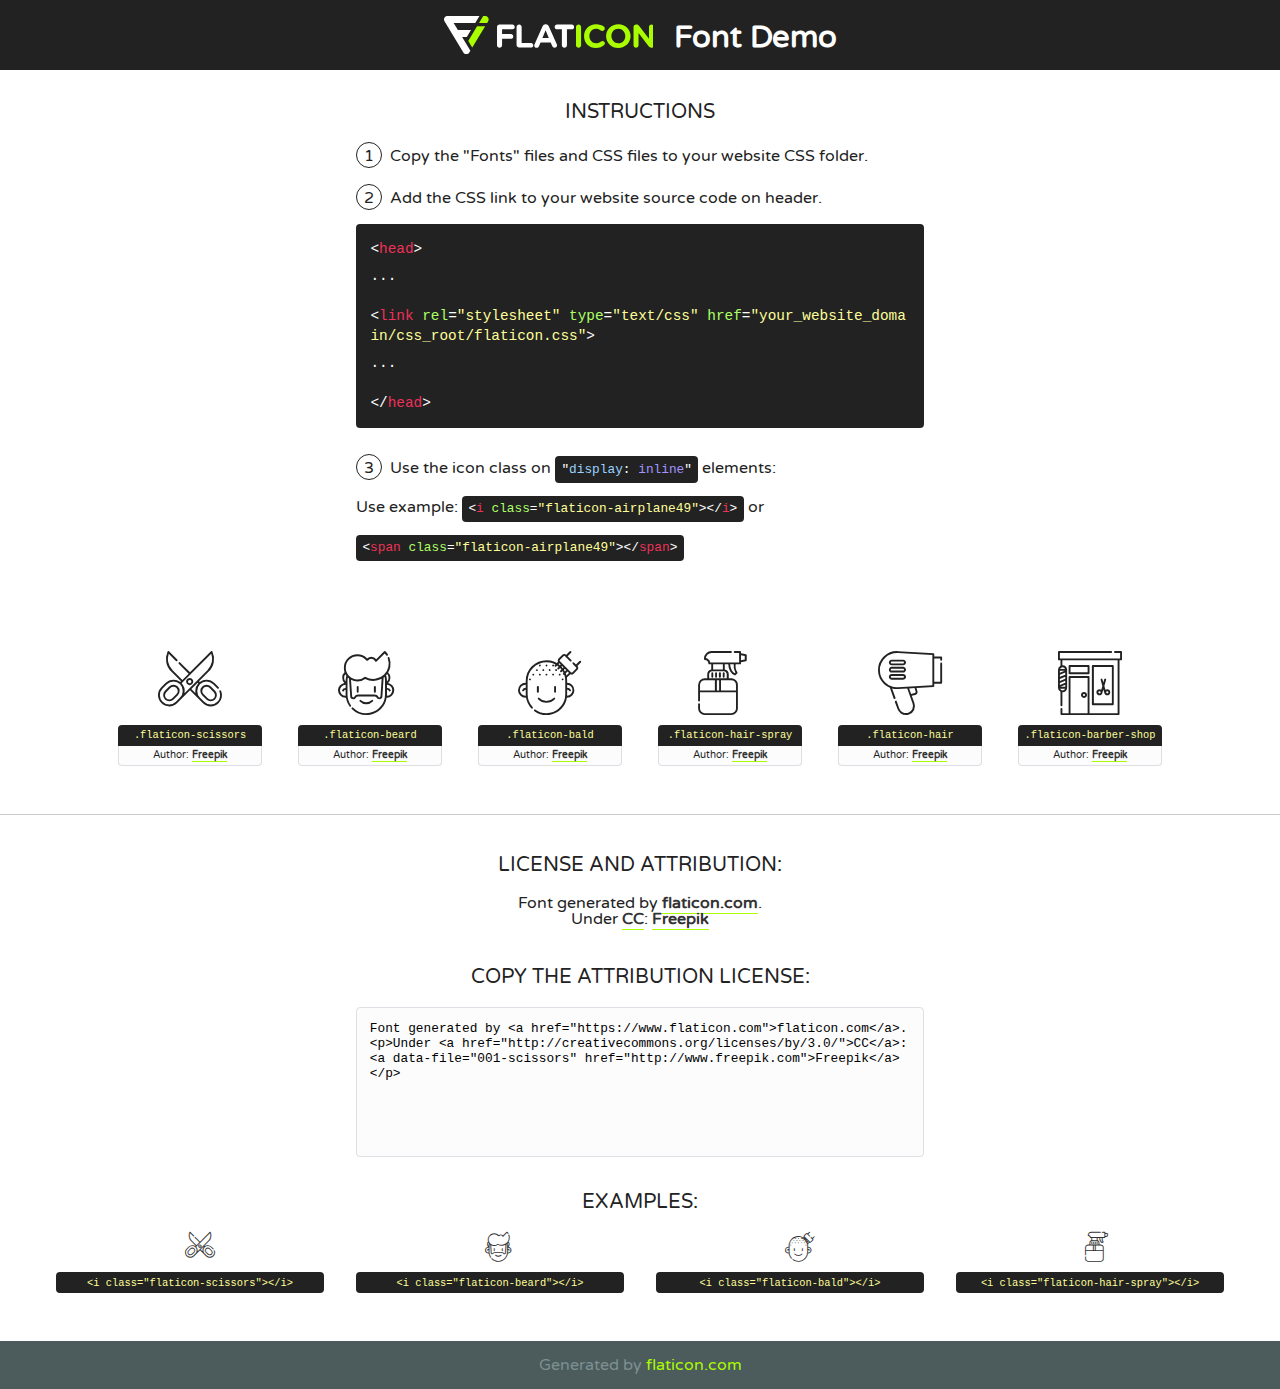
<file: fonts/flaticon/font/flaticon.html>
<!DOCTYPE html>
<!--
  Flaticon icon font: Flaticon
  Creation date: 23/07/2019 22:03
-->
<html>
<!DOCTYPE html>
<html>

<head>
    <title>Flaticon WebFont</title>
    <link href="http://fonts.googleapis.com/css?family=Varela+Round" rel="stylesheet" type="text/css" />
    <link rel="stylesheet" type="text/css" href="flaticon.css">
    <meta charset="UTF-8">
    <style>
    html, body, div, span, applet, object, iframe,
    h1, h2, h3, h4, h5, h6, p, blockquote, pre,
    a, abbr, acronym, address, big, cite, code,
    del, dfn, em, img, ins, kbd, q, s, samp,
    small, strike, strong, sub, sup, tt, var,
    b, u, i, center,
    dl, dt, dd, ol, ul, li,
    fieldset, form, label, legend,
    table, caption, tbody, tfoot, thead, tr, th, td,
    article, aside, canvas, details, embed, 
    figure, figcaption, footer, header, hgroup, 
    menu, nav, output, ruby, section, summary,
    time, mark, audio, video {
        margin: 0;
        padding: 0;
        border: 0;
        font-size: 100%;
        font: inherit;
        vertical-align: baseline;
    }
    /* HTML5 display-role reset for older browsers */
    article, aside, details, figcaption, figure, 
    footer, header, hgroup, menu, nav, section {
        display: block;
    }
    body {
        line-height: 1;
    }
    ol, ul {
        list-style: none;
    }
    blockquote, q {
        quotes: none;
    }
    blockquote:before, blockquote:after,
    q:before, q:after {
        content: '';
        content: none;
    }
    table {
        border-collapse: collapse;
        border-spacing: 0;
    }
    body {
        font-family: 'Varela Round', Helvetica, Arial, sans-serif;
        font-size: 16px;
        color: #222;
    }
    a {
        color: #333;
        border-bottom: 1px solid #a9fd00;
        font-weight: bold;
        text-decoration: none;
    }
    * {
        -moz-box-sizing: border-box;
        -webkit-box-sizing: border-box;
        box-sizing: border-box;
        margin: 0;
        padding: 0;
    }
    [class^="flaticon-"]:before, [class*=" flaticon-"]:before, [class^="flaticon-"]:after, [class*=" flaticon-"]:after {
        font-family: Flaticon;
        font-size: 30px;
        font-style: normal;
        margin-left: 20px;
        color: #333;
    }
    .wrapper {
        max-width: 600px;
        margin: auto;
        padding: 0 1em;
    }
    .title {
        font-size: 1.25em;
        text-align: center;
        margin-bottom: 1em;
        text-transform: uppercase;
    }
    header {
        text-align: center;
        background-color: #222;
        color: #fff;
        padding: 1em;
    }
    header .logo {
        width: 210px;
        height: 38px;
        display: inline-block;
        vertical-align: middle;
        margin-right: 1em;
        border: none;
    }
    header strong {
        font-size: 1.95em;
        font-weight: bold;
        vertical-align: middle;
        margin-top: 5px;
        display: inline-block;
    }
    .demo {
        margin: 2em auto;
        line-height: 1.25em;
    }
    .demo ul li {
        margin-bottom: 1em;
    }
    .demo ul li .num {
        color: #222;
        border-radius: 20px;
        display: inline-block;
        width: 26px;
        padding: 3px;
        height: 26px;
        text-align: center;
        margin-right: 0.5em;
        border: 1px solid #222;
    }
    .demo ul li code {
        background-color: #222;
        border-radius: 4px;
        padding: 0.25em 0.5em;
        display: inline-block;
        color: #fff;
        font-family: Consolas,Monaco,Lucida Console,Liberation Mono,DejaVu Sans Mono,Bitstream Vera Sans Mono,Courier New, monospace;
        font-weight: lighter;
        margin-top: 1em;
        font-size: 0.8em;
        word-break: break-all;
    }
    .demo ul li code.big {
        padding: 1em;
        font-size: 0.9em;
    }
    .demo ul li code .red {
        color: #EF3159;
    }
    .demo ul li code .green {
        color: #ACFF65;
    }
    .demo ul li code .yellow {
        color: #FFFF99;
    }
    .demo ul li code .blue {
        color: #99D3FF;
    }
    .demo ul li code .purple {
        color: #A295FF;
    }
    .demo ul li code .dots {
        margin-top: 0.5em;
        display: block;
    }
    #glyphs {
        border-bottom: 1px solid #ccc;
        padding: 2em 0;
        text-align: center;
    }
    .glyph {
        display: inline-block;
        width: 9em;
        margin: 1em;
        text-align: center;
        vertical-align: top;
        background: #FFF;
    }
    .glyph .glyph-icon {
        padding: 10px;
        display: block;
        font-family:"Flaticon";
        font-size: 64px;
        line-height: 1;
    }
    .glyph .glyph-icon:before {
        font-size: 64px;
        color: #222;
        margin-left: 0;
    }
    .class-name {
        font-size: 0.65em;
        background-color: #222;
        color: #fff;
        border-radius: 4px 4px 0 0;
        padding: 0.5em;
        color: #FFFF99;
        font-family: Consolas,Monaco,Lucida Console,Liberation Mono,DejaVu Sans Mono,Bitstream Vera Sans Mono,Courier New, monospace;
    }
    .author-name {
        font-size: 0.6em;
        background-color: #fcfcfd;
        border: 1px solid #DEDEE4;
        border-top: 0;
        border-radius: 0 0 4px 4px;
        padding: 0.5em;
    }
    .class-name:last-child {
        font-size: 10px;
        color:#888;
    }
    .class-name:last-child a {
        font-size: 10px;
        color:#555;
    }
    .class-name:last-child a:hover {
        color:#a9fd00;
    }
    .glyph > input {
        display: block;
        width: 100px;
        margin: 5px auto;
        text-align: center;
        font-size: 12px;
        cursor: text;
    }
    .glyph > input.icon-input {
        font-family:"Flaticon";
        font-size: 16px;
        margin-bottom: 10px;
    }
    .attribution .title {
        margin-top: 2em;
    }
    .attribution textarea {
        background-color: #fcfcfd;
        padding: 1em;
        border: none;
        box-shadow: none;
        border: 1px solid #DEDEE4;
        border-radius: 4px;
        resize: none;
        width: 100%;
        height: 150px;
        font-size: 0.8em;
        font-family: Consolas,Monaco,Lucida Console,Liberation Mono,DejaVu Sans Mono,Bitstream Vera Sans Mono,Courier New, monospace;
        -webkit-appearance: none;
    }
    .iconsuse {
        margin: 2em auto;
        text-align: center;
        max-width: 1200px;
    }
    .iconsuse:after {
        content: '';
        display: table;
        clear: both;
    }
    .iconsuse .image {
        float: left;
        width: 25%;
        padding: 0 1em;
    }
    .iconsuse .image p {
        margin-bottom: 1em;
    }
    .iconsuse .image span {
        display: block;
        font-size: 0.65em;
        background-color: #222;
        color: #fff;
        border-radius: 4px;
        padding: 0.5em;
        color: #FFFF99;
        margin-top: 1em;
        font-family: Consolas,Monaco,Lucida Console,Liberation Mono,DejaVu Sans Mono,Bitstream Vera Sans Mono,Courier New, monospace;
    }
    #footer {
        text-align: center;
        background-color: #4C5B5C;
        color: #7c9192;
        padding: 1em;
    }
    #footer a {
        border: none;
        color: #a9fd00;
        font-weight: normal;
    }
    @media (max-width: 960px) {
        .iconsuse .image {
            width: 50%;
        }
    }
    @media (max-width: 560px) {
        .iconsuse .image {
            width: 100%;
        }
    }
    </style>
</head>

<body class="characters-off">

    <header>
        <a href="https://www.flaticon.com" target="_blank" class="logo">
            <svg version="1.1" xmlns="http://www.w3.org/2000/svg" xmlns:xlink="http://www.w3.org/1999/xlink" xmlns:a="http://ns.adobe.com/AdobeSVGViewerExtensions/3.0/" viewBox="0 0 560.875 102.036" enable-background="new 0 0 560.875 102.036" xml:space="preserve">
                <defs>
                </defs>
                <g>
                    <g class="letters">
                        <path fill="#ffffff" d="M141.596,29.675c0-3.777,2.985-6.767,6.764-6.767h34.438c3.426,0,6.15,2.728,6.15,6.15
                        c0,3.43-2.724,6.149-6.15,6.149h-27.674v13.091h23.719c3.429,0,6.151,2.724,6.151,6.15c0,3.43-2.723,6.149-6.151,6.149h-23.719
                        v17.574c0,3.773-2.986,6.761-6.764,6.761c-3.779,0-6.764-2.989-6.764-6.761V29.675z"></path>
                        <path fill="#ffffff" d="M193.844,29.149c0-3.781,2.985-6.767,6.764-6.767c3.776,0,6.763,2.985,6.763,6.767v42.957h25.039
                        c3.426,0,6.149,2.726,6.149,6.153c0,3.425-2.723,6.15-6.149,6.15h-31.802c-3.779,0-6.764-2.986-6.764-6.768V29.149z"></path>
                        <path fill="#ffffff" d="M241.891,75.71l21.438-48.407c1.492-3.341,4.215-5.357,7.906-5.357h0.792
                        c3.686,0,6.323,2.017,7.815,5.357l21.439,48.407c0.436,0.967,0.701,1.845,0.701,2.723c0,3.602-2.809,6.501-6.414,6.501
                        c-3.161,0-5.269-1.845-6.499-4.655l-4.132-9.661h-27.059l-4.301,10.102c-1.144,2.631-3.426,4.214-6.237,4.214
                        c-3.517,0-6.24-2.81-6.24-6.325C241.1,77.64,241.451,76.677,241.891,75.71z M279.932,58.666l-8.521-20.297l-8.526,20.297H279.932
                        z"></path>
                        <path fill="#ffffff" d="M314.864,35.387H301.86c-3.429,0-6.239-2.813-6.239-6.238c0-3.429,2.811-6.24,6.239-6.24h39.533
                        c3.426,0,6.237,2.811,6.237,6.24c0,3.425-2.811,6.238-6.237,6.238h-13.001v42.785c0,3.773-2.99,6.761-6.764,6.761
                        c-3.779,0-6.764-2.989-6.764-6.761V35.387z"></path>
                        <path fill="#A9FD00" d="M352.615,29.149c0-3.781,2.985-6.767,6.767-6.767c3.774,0,6.761,2.985,6.761,6.767v49.024
                        c0,3.773-2.987,6.761-6.761,6.761c-3.781,0-6.767-2.989-6.767-6.761V29.149z"></path>
                        <path fill="#A9FD00" d="M374.132,53.836v-0.179c0-17.481,13.178-31.801,32.065-31.801c9.22,0,15.459,2.458,20.557,6.238
                        c1.402,1.054,2.637,2.985,2.637,5.357c0,3.692-2.985,6.59-6.681,6.59c-1.845,0-3.071-0.702-4.044-1.319
                        c-3.776-2.813-7.729-4.393-12.562-4.393c-10.364,0-17.831,8.611-17.831,19.154v0.173c0,10.542,7.291,19.329,17.831,19.329
                        c5.715,0,9.492-1.756,13.359-4.834c1.049-0.874,2.458-1.491,4.039-1.491c3.429,0,6.325,2.813,6.325,6.236
                        c0,2.106-1.056,3.78-2.282,4.834c-5.539,4.834-12.036,7.733-21.878,7.733C387.572,85.464,374.132,71.493,374.132,53.836z"></path>
                        <path fill="#A9FD00" d="M433.009,53.836v-0.179c0-17.481,13.79-31.801,32.766-31.801c18.981,0,32.592,14.143,32.592,31.628v0.173
                        c0,17.483-13.785,31.807-32.769,31.807C446.625,85.464,433.009,71.32,433.009,53.836z M484.224,53.836v-0.179
                        c0-10.539-7.725-19.326-18.626-19.326c-10.893,0-18.449,8.611-18.449,19.154v0.173c0,10.542,7.73,19.329,18.626,19.329
                        C476.676,72.986,484.224,64.378,484.224,53.836z"></path>
                        <path fill="#A9FD00" d="M506.233,29.321c0-3.774,2.99-6.763,6.767-6.763h1.401c3.252,0,5.183,1.583,7.029,3.953l26.093,34.265
                        V29.059c0-3.692,2.99-6.677,6.681-6.677c3.683,0,6.671,2.985,6.671,6.677v48.934c0,3.78-2.987,6.765-6.764,6.765h-0.436
                        c-3.257,0-5.188-1.581-7.034-3.953l-27.056-35.492v32.944c0,3.687-2.985,6.676-6.678,6.676c-3.683,0-6.673-2.989-6.673-6.676
                        V29.321z"></path>
                    </g>
                    <g class="insignia">
                        <path fill="#ffffff" d="M48.372,56.137h12.517l11.156-18.537H37.186L25.688,18.539h57.825L94.668,0H9.271
                        C5.925,0,2.842,1.801,1.198,4.716c-1.644,2.907-1.593,6.482,0.134,9.343l50.38,83.501c1.678,2.781,4.689,4.476,7.938,4.476
                        c3.246,0,6.257-1.695,7.935-4.476l2.898-4.804L48.372,56.137z"></path>
                        <g class="i">
                            <path fill="#A9FD00" d="M93.575,18.539h0.031v0.004l21.652,0.004l2.705-4.488c1.727-2.861,1.778-6.436,0.133-9.343
                            C116.454,1.801,113.371,0,110.026,0h-5.294L93.575,18.539z"></path>
                            <polygon fill="#A9FD00" points="88.291,27.356 64.725,66.486 75.519,84.404 109.942,27.356"></polygon>
                        </g>
                    </g>
                </g>
            </svg>
        </a>
        <strong>Font Demo</strong>
    </header>


    <section class="demo wrapper">

        <p class="title">Instructions</p>

        <ul>
            <li>
                <span class="num">1</span>Copy the "Fonts" files and CSS files to your website CSS folder.
            </li>
            <li>
                <span class="num">2</span>Add the CSS link to your website source code on header.
                <code class="big">
                    &lt;<span class="red">head</span>&gt;
                    <br/><span class="dots">...</span>
                    <br/>&lt;<span class="red">link</span> <span class="green">rel</span>=<span class="yellow">"stylesheet"</span> <span class="green">type</span>=<span class="yellow">"text/css"</span> <span class="green">href</span>=<span class="yellow">"your_website_domain/css_root/flaticon.css"</span>&gt;
                    <br/><span class="dots">...</span>
                    <br/>&lt;/<span class="red">head</span>&gt;
                </code>
            </li>

            <li>
                <p>
                    <span class="num">3</span>Use the icon class on <code>"<span class="blue">display</span>:<span class="purple"> inline</span>"</code> elements:
                    <br />
                    Use example: <code>&lt;<span class="red">i</span> <span class="green">class</span>=<span class="yellow">&quot;flaticon-airplane49&quot;</span>&gt;&lt;/<span class="red">i</span>&gt;</code> or <code>&lt;<span class="red">span</span> <span class="green">class</span>=<span class="yellow">&quot;flaticon-airplane49&quot;</span>&gt;&lt;/<span class="red">span</span>&gt;</code>
            </li>
        </ul>

    </section>




   <section id="glyphs">          
    
      
        <div class="glyph"><div class="glyph-icon flaticon-scissors"></div>
            <div class="class-name">.flaticon-scissors</div>
            <div class="author-name">Author: <a data-file="001-scissors" href="http://www.freepik.com">Freepik</a> </div> 
        </div>        
        
        <div class="glyph"><div class="glyph-icon flaticon-beard"></div>
            <div class="class-name">.flaticon-beard</div>
            <div class="author-name">Author: <a data-file="002-beard" href="http://www.freepik.com">Freepik</a> </div> 
        </div>        
        
        <div class="glyph"><div class="glyph-icon flaticon-bald"></div>
            <div class="class-name">.flaticon-bald</div>
            <div class="author-name">Author: <a data-file="003-bald" href="http://www.freepik.com">Freepik</a> </div> 
        </div>        
        
        <div class="glyph"><div class="glyph-icon flaticon-hair-spray"></div>
            <div class="class-name">.flaticon-hair-spray</div>
            <div class="author-name">Author: <a data-file="004-hair-spray" href="http://www.freepik.com">Freepik</a> </div> 
        </div>        
        
        <div class="glyph"><div class="glyph-icon flaticon-hair"></div>
            <div class="class-name">.flaticon-hair</div>
            <div class="author-name">Author: <a data-file="005-hair" href="http://www.freepik.com">Freepik</a> </div> 
        </div>        
        
        <div class="glyph"><div class="glyph-icon flaticon-barber-shop"></div>
            <div class="class-name">.flaticon-barber-shop</div>
            <div class="author-name">Author: <a data-file="006-barber-shop" href="http://www.freepik.com">Freepik</a> </div> 
        </div>        
        

    </section>



    <section class="attribution wrapper"   style="text-align:center;">

      <div class="title">License and attribution:</div><div class="attrDiv">Font generated by <a href="https://www.flaticon.com">flaticon.com</a>. <div><p>Under <a href="http://creativecommons.org/licenses/by/3.0/">CC</a>: <a data-file="001-scissors" href="http://www.freepik.com">Freepik</a></p>  </div>
      </div>
      <div class="title">Copy the Attribution License:</div>

    <textarea onclick="this.focus();this.select();">Font generated by &lt;a href=&quot;https://www.flaticon.com&quot;&gt;flaticon.com&lt;/a&gt;. <p>Under <a href="http://creativecommons.org/licenses/by/3.0/">CC</a>: <a data-file="001-scissors" href="http://www.freepik.com">Freepik</a></p>  
     </textarea>

    </section>

    <section class="iconsuse">

          <div class="title">Examples:</div>            
             
            <div class="image">
                <p>
                    <i class="glyph-icon flaticon-scissors"></i> 
                    <span>&lt;i class=&quot;flaticon-scissors&quot;&gt;&lt;/i&gt;</span>
                </p>
            </div>
            
            <div class="image">
                <p>
                    <i class="glyph-icon flaticon-beard"></i> 
                    <span>&lt;i class=&quot;flaticon-beard&quot;&gt;&lt;/i&gt;</span>
                </p>
            </div>
            
            <div class="image">
                <p>
                    <i class="glyph-icon flaticon-bald"></i> 
                    <span>&lt;i class=&quot;flaticon-bald&quot;&gt;&lt;/i&gt;</span>
                </p>
            </div>
            
            <div class="image">
                <p>
                    <i class="glyph-icon flaticon-hair-spray"></i> 
                    <span>&lt;i class=&quot;flaticon-hair-spray&quot;&gt;&lt;/i&gt;</span>
                </p>
            </div>
                       
        </div>
                            
    </section>

<div id="footer">
    <div>Generated by <a href="https://www.flaticon.com">flaticon.com</a>
    </div>
</div>



</body>
</html>
</file>
<file: fonts/icomoon/style.css>
@font-face {
  font-family: 'icomoon';
  src:  url('fonts/icomoon.eot?10si43');
  src:  url('fonts/icomoon.eot?10si43#iefix') format('embedded-opentype'),
    url('fonts/icomoon.ttf?10si43') format('truetype'),
    url('fonts/icomoon.woff?10si43') format('woff'),
    url('fonts/icomoon.svg?10si43#icomoon') format('svg');
  font-weight: normal;
  font-style: normal;
}

[class^="icon-"], [class*=" icon-"] {
  /* use !important to prevent issues with browser extensions that change fonts */
  font-family: 'icomoon' !important;
  speak: none;
  font-style: normal;
  font-weight: normal;
  font-variant: normal;
  text-transform: none;
  line-height: 1;

  /* Better Font Rendering =========== */
  -webkit-font-smoothing: antialiased;
  -moz-osx-font-smoothing: grayscale;
}

.icon-asterisk:before {
  content: "\f069";
}
.icon-plus:before {
  content: "\f067";
}
.icon-question:before {
  content: "\f128";
}
.icon-minus:before {
  content: "\f068";
}
.icon-glass:before {
  content: "\f000";
}
.icon-music:before {
  content: "\f001";
}
.icon-search:before {
  content: "\f002";
}
.icon-envelope-o:before {
  content: "\f003";
}
.icon-heart:before {
  content: "\f004";
}
.icon-star:before {
  content: "\f005";
}
.icon-star-o:before {
  content: "\f006";
}
.icon-user:before {
  content: "\f007";
}
.icon-film:before {
  content: "\f008";
}
.icon-th-large:before {
  content: "\f009";
}
.icon-th:before {
  content: "\f00a";
}
.icon-th-list:before {
  content: "\f00b";
}
.icon-check:before {
  content: "\f00c";
}
.icon-close:before {
  content: "\f00d";
}
.icon-remove:before {
  content: "\f00d";
}
.icon-times:before {
  content: "\f00d";
}
.icon-search-plus:before {
  content: "\f00e";
}
.icon-search-minus:before {
  content: "\f010";
}
.icon-power-off:before {
  content: "\f011";
}
.icon-signal:before {
  content: "\f012";
}
.icon-cog:before {
  content: "\f013";
}
.icon-gear:before {
  content: "\f013";
}
.icon-trash-o:before {
  content: "\f014";
}
.icon-home:before {
  content: "\f015";
}
.icon-file-o:before {
  content: "\f016";
}
.icon-clock-o:before {
  content: "\f017";
}
.icon-road:before {
  content: "\f018";
}
.icon-download:before {
  content: "\f019";
}
.icon-arrow-circle-o-down:before {
  content: "\f01a";
}
.icon-arrow-circle-o-up:before {
  content: "\f01b";
}
.icon-inbox:before {
  content: "\f01c";
}
.icon-play-circle-o:before {
  content: "\f01d";
}
.icon-repeat:before {
  content: "\f01e";
}
.icon-rotate-right:before {
  content: "\f01e";
}
.icon-refresh:before {
  content: "\f021";
}
.icon-list-alt:before {
  content: "\f022";
}
.icon-lock:before {
  content: "\f023";
}
.icon-flag:before {
  content: "\f024";
}
.icon-headphones:before {
  content: "\f025";
}
.icon-volume-off:before {
  content: "\f026";
}
.icon-volume-down:before {
  content: "\f027";
}
.icon-volume-up:before {
  content: "\f028";
}
.icon-qrcode:before {
  content: "\f029";
}
.icon-barcode:before {
  content: "\f02a";
}
.icon-tag:before {
  content: "\f02b";
}
.icon-tags:before {
  content: "\f02c";
}
.icon-book:before {
  content: "\f02d";
}
.icon-bookmark:before {
  content: "\f02e";
}
.icon-print:before {
  content: "\f02f";
}
.icon-camera:before {
  content: "\f030";
}
.icon-font:before {
  content: "\f031";
}
.icon-bold:before {
  content: "\f032";
}
.icon-italic:before {
  content: "\f033";
}
.icon-text-height:before {
  content: "\f034";
}
.icon-text-width:before {
  content: "\f035";
}
.icon-align-left:before {
  content: "\f036";
}
.icon-align-center:before {
  content: "\f037";
}
.icon-align-right:before {
  content: "\f038";
}
.icon-align-justify:before {
  content: "\f039";
}
.icon-list:before {
  content: "\f03a";
}
.icon-dedent:before {
  content: "\f03b";
}
.icon-outdent:before {
  content: "\f03b";
}
.icon-indent:before {
  content: "\f03c";
}
.icon-video-camera:before {
  content: "\f03d";
}
.icon-image:before {
  content: "\f03e";
}
.icon-photo:before {
  content: "\f03e";
}
.icon-picture-o:before {
  content: "\f03e";
}
.icon-pencil:before {
  content: "\f040";
}
.icon-map-marker:before {
  content: "\f041";
}
.icon-adjust:before {
  content: "\f042";
}
.icon-tint:before {
  content: "\f043";
}
.icon-edit:before {
  content: "\f044";
}
.icon-pencil-square-o:before {
  content: "\f044";
}
.icon-share-square-o:before {
  content: "\f045";
}
.icon-check-square-o:before {
  content: "\f046";
}
.icon-arrows:before {
  content: "\f047";
}
.icon-step-backward:before {
  content: "\f048";
}
.icon-fast-backward:before {
  content: "\f049";
}
.icon-backward:before {
  content: "\f04a";
}
.icon-play:before {
  content: "\f04b";
}
.icon-pause:before {
  content: "\f04c";
}
.icon-stop:before {
  content: "\f04d";
}
.icon-forward:before {
  content: "\f04e";
}
.icon-fast-forward:before {
  content: "\f050";
}
.icon-step-forward:before {
  content: "\f051";
}
.icon-eject:before {
  content: "\f052";
}
.icon-chevron-left:before {
  content: "\f053";
}
.icon-chevron-right:before {
  content: "\f054";
}
.icon-plus-circle:before {
  content: "\f055";
}
.icon-minus-circle:before {
  content: "\f056";
}
.icon-times-circle:before {
  content: "\f057";
}
.icon-check-circle:before {
  content: "\f058";
}
.icon-question-circle:before {
  content: "\f059";
}
.icon-info-circle:before {
  content: "\f05a";
}
.icon-crosshairs:before {
  content: "\f05b";
}
.icon-times-circle-o:before {
  content: "\f05c";
}
.icon-check-circle-o:before {
  content: "\f05d";
}
.icon-ban:before {
  content: "\f05e";
}
.icon-arrow-left:before {
  content: "\f060";
}
.icon-arrow-right:before {
  content: "\f061";
}
.icon-arrow-up:before {
  content: "\f062";
}
.icon-arrow-down:before {
  content: "\f063";
}
.icon-mail-forward:before {
  content: "\f064";
}
.icon-share:before {
  content: "\f064";
}
.icon-expand:before {
  content: "\f065";
}
.icon-compress:before {
  content: "\f066";
}
.icon-exclamation-circle:before {
  content: "\f06a";
}
.icon-gift:before {
  content: "\f06b";
}
.icon-leaf:before {
  content: "\f06c";
}
.icon-fire:before {
  content: "\f06d";
}
.icon-eye:before {
  content: "\f06e";
}
.icon-eye-slash:before {
  content: "\f070";
}
.icon-exclamation-triangle:before {
  content: "\f071";
}
.icon-warning:before {
  content: "\f071";
}
.icon-plane:before {
  content: "\f072";
}
.icon-calendar:before {
  content: "\f073";
}
.icon-random:before {
  content: "\f074";
}
.icon-comment:before {
  content: "\f075";
}
.icon-magnet:before {
  content: "\f076";
}
.icon-chevron-up:before {
  content: "\f077";
}
.icon-chevron-down:before {
  content: "\f078";
}
.icon-retweet:before {
  content: "\f079";
}
.icon-shopping-cart:before {
  content: "\f07a";
}
.icon-folder:before {
  content: "\f07b";
}
.icon-folder-open:before {
  content: "\f07c";
}
.icon-arrows-v:before {
  content: "\f07d";
}
.icon-arrows-h:before {
  content: "\f07e";
}
.icon-bar-chart:before {
  content: "\f080";
}
.icon-bar-chart-o:before {
  content: "\f080";
}
.icon-twitter-square:before {
  content: "\f081";
}
.icon-facebook-square:before {
  content: "\f082";
}
.icon-camera-retro:before {
  content: "\f083";
}
.icon-key:before {
  content: "\f084";
}
.icon-cogs:before {
  content: "\f085";
}
.icon-gears:before {
  content: "\f085";
}
.icon-comments:before {
  content: "\f086";
}
.icon-thumbs-o-up:before {
  content: "\f087";
}
.icon-thumbs-o-down:before {
  content: "\f088";
}
.icon-star-half:before {
  content: "\f089";
}
.icon-heart-o:before {
  content: "\f08a";
}
.icon-sign-out:before {
  content: "\f08b";
}
.icon-linkedin-square:before {
  content: "\f08c";
}
.icon-thumb-tack:before {
  content: "\f08d";
}
.icon-external-link:before {
  content: "\f08e";
}
.icon-sign-in:before {
  content: "\f090";
}
.icon-trophy:before {
  content: "\f091";
}
.icon-github-square:before {
  content: "\f092";
}
.icon-upload:before {
  content: "\f093";
}
.icon-lemon-o:before {
  content: "\f094";
}
.icon-phone:before {
  content: "\f095";
}
.icon-square-o:before {
  content: "\f096";
}
.icon-bookmark-o:before {
  content: "\f097";
}
.icon-phone-square:before {
  content: "\f098";
}
.icon-twitter:before {
  content: "\f099";
}
.icon-facebook:before {
  content: "\f09a";
}
.icon-facebook-f:before {
  content: "\f09a";
}
.icon-github:before {
  content: "\f09b";
}
.icon-unlock:before {
  content: "\f09c";
}
.icon-credit-card:before {
  content: "\f09d";
}
.icon-feed:before {
  content: "\f09e";
}
.icon-rss:before {
  content: "\f09e";
}
.icon-hdd-o:before {
  content: "\f0a0";
}
.icon-bullhorn:before {
  content: "\f0a1";
}
.icon-bell-o:before {
  content: "\f0a2";
}
.icon-certificate:before {
  content: "\f0a3";
}
.icon-hand-o-right:before {
  content: "\f0a4";
}
.icon-hand-o-left:before {
  content: "\f0a5";
}
.icon-hand-o-up:before {
  content: "\f0a6";
}
.icon-hand-o-down:before {
  content: "\f0a7";
}
.icon-arrow-circle-left:before {
  content: "\f0a8";
}
.icon-arrow-circle-right:before {
  content: "\f0a9";
}
.icon-arrow-circle-up:before {
  content: "\f0aa";
}
.icon-arrow-circle-down:before {
  content: "\f0ab";
}
.icon-globe:before {
  content: "\f0ac";
}
.icon-wrench:before {
  content: "\f0ad";
}
.icon-tasks:before {
  content: "\f0ae";
}
.icon-filter:before {
  content: "\f0b0";
}
.icon-briefcase:before {
  content: "\f0b1";
}
.icon-arrows-alt:before {
  content: "\f0b2";
}
.icon-group:before {
  content: "\f0c0";
}
.icon-users:before {
  content: "\f0c0";
}
.icon-chain:before {
  content: "\f0c1";
}
.icon-link:before {
  content: "\f0c1";
}
.icon-cloud:before {
  content: "\f0c2";
}
.icon-flask:before {
  content: "\f0c3";
}
.icon-cut:before {
  content: "\f0c4";
}
.icon-scissors:before {
  content: "\f0c4";
}
.icon-copy:before {
  content: "\f0c5";
}
.icon-files-o:before {
  content: "\f0c5";
}
.icon-paperclip:before {
  content: "\f0c6";
}
.icon-floppy-o:before {
  content: "\f0c7";
}
.icon-save:before {
  content: "\f0c7";
}
.icon-square:before {
  content: "\f0c8";
}
.icon-bars:before {
  content: "\f0c9";
}
.icon-navicon:before {
  content: "\f0c9";
}
.icon-reorder:before {
  content: "\f0c9";
}
.icon-list-ul:before {
  content: "\f0ca";
}
.icon-list-ol:before {
  content: "\f0cb";
}
.icon-strikethrough:before {
  content: "\f0cc";
}
.icon-underline:before {
  content: "\f0cd";
}
.icon-table:before {
  content: "\f0ce";
}
.icon-magic:before {
  content: "\f0d0";
}
.icon-truck:before {
  content: "\f0d1";
}
.icon-pinterest:before {
  content: "\f0d2";
}
.icon-pinterest-square:before {
  content: "\f0d3";
}
.icon-google-plus-square:before {
  content: "\f0d4";
}
.icon-google-plus:before {
  content: "\f0d5";
}
.icon-money:before {
  content: "\f0d6";
}
.icon-caret-down:before {
  content: "\f0d7";
}
.icon-caret-up:before {
  content: "\f0d8";
}
.icon-caret-left:before {
  content: "\f0d9";
}
.icon-caret-right:before {
  content: "\f0da";
}
.icon-columns:before {
  content: "\f0db";
}
.icon-sort:before {
  content: "\f0dc";
}
.icon-unsorted:before {
  content: "\f0dc";
}
.icon-sort-desc:before {
  content: "\f0dd";
}
.icon-sort-down:before {
  content: "\f0dd";
}
.icon-sort-asc:before {
  content: "\f0de";
}
.icon-sort-up:before {
  content: "\f0de";
}
.icon-envelope:before {
  content: "\f0e0";
}
.icon-linkedin:before {
  content: "\f0e1";
}
.icon-rotate-left:before {
  content: "\f0e2";
}
.icon-undo:before {
  content: "\f0e2";
}
.icon-gavel:before {
  content: "\f0e3";
}
.icon-legal:before {
  content: "\f0e3";
}
.icon-dashboard:before {
  content: "\f0e4";
}
.icon-tachometer:before {
  content: "\f0e4";
}
.icon-comment-o:before {
  content: "\f0e5";
}
.icon-comments-o:before {
  content: "\f0e6";
}
.icon-bolt:before {
  content: "\f0e7";
}
.icon-flash:before {
  content: "\f0e7";
}
.icon-sitemap:before {
  content: "\f0e8";
}
.icon-umbrella:before {
  content: "\f0e9";
}
.icon-clipboard:before {
  content: "\f0ea";
}
.icon-paste:before {
  content: "\f0ea";
}
.icon-lightbulb-o:before {
  content: "\f0eb";
}
.icon-exchange:before {
  content: "\f0ec";
}
.icon-cloud-download:before {
  content: "\f0ed";
}
.icon-cloud-upload:before {
  content: "\f0ee";
}
.icon-user-md:before {
  content: "\f0f0";
}
.icon-stethoscope:before {
  content: "\f0f1";
}
.icon-suitcase:before {
  content: "\f0f2";
}
.icon-bell:before {
  content: "\f0f3";
}
.icon-coffee:before {
  content: "\f0f4";
}
.icon-cutlery:before {
  content: "\f0f5";
}
.icon-file-text-o:before {
  content: "\f0f6";
}
.icon-building-o:before {
  content: "\f0f7";
}
.icon-hospital-o:before {
  content: "\f0f8";
}
.icon-ambulance:before {
  content: "\f0f9";
}
.icon-medkit:before {
  content: "\f0fa";
}
.icon-fighter-jet:before {
  content: "\f0fb";
}
.icon-beer:before {
  content: "\f0fc";
}
.icon-h-square:before {
  content: "\f0fd";
}
.icon-plus-square:before {
  content: "\f0fe";
}
.icon-angle-double-left:before {
  content: "\f100";
}
.icon-angle-double-right:before {
  content: "\f101";
}
.icon-angle-double-up:before {
  content: "\f102";
}
.icon-angle-double-down:before {
  content: "\f103";
}
.icon-angle-left:before {
  content: "\f104";
}
.icon-angle-right:before {
  content: "\f105";
}
.icon-angle-up:before {
  content: "\f106";
}
.icon-angle-down:before {
  content: "\f107";
}
.icon-desktop:before {
  content: "\f108";
}
.icon-laptop:before {
  content: "\f109";
}
.icon-tablet:before {
  content: "\f10a";
}
.icon-mobile:before {
  content: "\f10b";
}
.icon-mobile-phone:before {
  content: "\f10b";
}
.icon-circle-o:before {
  content: "\f10c";
}
.icon-quote-left:before {
  content: "\f10d";
}
.icon-quote-right:before {
  content: "\f10e";
}
.icon-spinner:before {
  content: "\f110";
}
.icon-circle:before {
  content: "\f111";
}
.icon-mail-reply:before {
  content: "\f112";
}
.icon-reply:before {
  content: "\f112";
}
.icon-github-alt:before {
  content: "\f113";
}
.icon-folder-o:before {
  content: "\f114";
}
.icon-folder-open-o:before {
  content: "\f115";
}
.icon-smile-o:before {
  content: "\f118";
}
.icon-frown-o:before {
  content: "\f119";
}
.icon-meh-o:before {
  content: "\f11a";
}
.icon-gamepad:before {
  content: "\f11b";
}
.icon-keyboard-o:before {
  content: "\f11c";
}
.icon-flag-o:before {
  content: "\f11d";
}
.icon-flag-checkered:before {
  content: "\f11e";
}
.icon-terminal:before {
  content: "\f120";
}
.icon-code:before {
  content: "\f121";
}
.icon-mail-reply-all:before {
  content: "\f122";
}
.icon-reply-all:before {
  content: "\f122";
}
.icon-star-half-empty:before {
  content: "\f123";
}
.icon-star-half-full:before {
  content: "\f123";
}
.icon-star-half-o:before {
  content: "\f123";
}
.icon-location-arrow:before {
  content: "\f124";
}
.icon-crop:before {
  content: "\f125";
}
.icon-code-fork:before {
  content: "\f126";
}
.icon-chain-broken:before {
  content: "\f127";
}
.icon-unlink:before {
  content: "\f127";
}
.icon-info:before {
  content: "\f129";
}
.icon-exclamation:before {
  content: "\f12a";
}
.icon-superscript:before {
  content: "\f12b";
}
.icon-subscript:before {
  content: "\f12c";
}
.icon-eraser:before {
  content: "\f12d";
}
.icon-puzzle-piece:before {
  content: "\f12e";
}
.icon-microphone:before {
  content: "\f130";
}
.icon-microphone-slash:before {
  content: "\f131";
}
.icon-shield:before {
  content: "\f132";
}
.icon-calendar-o:before {
  content: "\f133";
}
.icon-fire-extinguisher:before {
  content: "\f134";
}
.icon-rocket:before {
  content: "\f135";
}
.icon-maxcdn:before {
  content: "\f136";
}
.icon-chevron-circle-left:before {
  content: "\f137";
}
.icon-chevron-circle-right:before {
  content: "\f138";
}
.icon-chevron-circle-up:before {
  content: "\f139";
}
.icon-chevron-circle-down:before {
  content: "\f13a";
}
.icon-html5:before {
  content: "\f13b";
}
.icon-css3:before {
  content: "\f13c";
}
.icon-anchor:before {
  content: "\f13d";
}
.icon-unlock-alt:before {
  content: "\f13e";
}
.icon-bullseye:before {
  content: "\f140";
}
.icon-ellipsis-h:before {
  content: "\f141";
}
.icon-ellipsis-v:before {
  content: "\f142";
}
.icon-rss-square:before {
  content: "\f143";
}
.icon-play-circle:before {
  content: "\f144";
}
.icon-ticket:before {
  content: "\f145";
}
.icon-minus-square:before {
  content: "\f146";
}
.icon-minus-square-o:before {
  content: "\f147";
}
.icon-level-up:before {
  content: "\f148";
}
.icon-level-down:before {
  content: "\f149";
}
.icon-check-square:before {
  content: "\f14a";
}
.icon-pencil-square:before {
  content: "\f14b";
}
.icon-external-link-square:before {
  content: "\f14c";
}
.icon-share-square:before {
  content: "\f14d";
}
.icon-compass:before {
  content: "\f14e";
}
.icon-caret-square-o-down:before {
  content: "\f150";
}
.icon-toggle-down:before {
  content: "\f150";
}
.icon-caret-square-o-up:before {
  content: "\f151";
}
.icon-toggle-up:before {
  content: "\f151";
}
.icon-caret-square-o-right:before {
  content: "\f152";
}
.icon-toggle-right:before {
  content: "\f152";
}
.icon-eur:before {
  content: "\f153";
}
.icon-euro:before {
  content: "\f153";
}
.icon-gbp:before {
  content: "\f154";
}
.icon-dollar:before {
  content: "\f155";
}
.icon-usd:before {
  content: "\f155";
}
.icon-inr:before {
  content: "\f156";
}
.icon-rupee:before {
  content: "\f156";
}
.icon-cny:before {
  content: "\f157";
}
.icon-jpy:before {
  content: "\f157";
}
.icon-rmb:before {
  content: "\f157";
}
.icon-yen:before {
  content: "\f157";
}
.icon-rouble:before {
  content: "\f158";
}
.icon-rub:before {
  content: "\f158";
}
.icon-ruble:before {
  content: "\f158";
}
.icon-krw:before {
  content: "\f159";
}
.icon-won:before {
  content: "\f159";
}
.icon-bitcoin:before {
  content: "\f15a";
}
.icon-btc:before {
  content: "\f15a";
}
.icon-file:before {
  content: "\f15b";
}
.icon-file-text:before {
  content: "\f15c";
}
.icon-sort-alpha-asc:before {
  content: "\f15d";
}
.icon-sort-alpha-desc:before {
  content: "\f15e";
}
.icon-sort-amount-asc:before {
  content: "\f160";
}
.icon-sort-amount-desc:before {
  content: "\f161";
}
.icon-sort-numeric-asc:before {
  content: "\f162";
}
.icon-sort-numeric-desc:before {
  content: "\f163";
}
.icon-thumbs-up:before {
  content: "\f164";
}
.icon-thumbs-down:before {
  content: "\f165";
}
.icon-youtube-square:before {
  content: "\f166";
}
.icon-youtube:before {
  content: "\f167";
}
.icon-xing:before {
  content: "\f168";
}
.icon-xing-square:before {
  content: "\f169";
}
.icon-youtube-play:before {
  content: "\f16a";
}
.icon-dropbox:before {
  content: "\f16b";
}
.icon-stack-overflow:before {
  content: "\f16c";
}
.icon-instagram:before {
  content: "\f16d";
}
.icon-flickr:before {
  content: "\f16e";
}
.icon-adn:before {
  content: "\f170";
}
.icon-bitbucket:before {
  content: "\f171";
}
.icon-bitbucket-square:before {
  content: "\f172";
}
.icon-tumblr:before {
  content: "\f173";
}
.icon-tumblr-square:before {
  content: "\f174";
}
.icon-long-arrow-down:before {
  content: "\f175";
}
.icon-long-arrow-up:before {
  content: "\f176";
}
.icon-long-arrow-left:before {
  content: "\f177";
}
.icon-long-arrow-right:before {
  content: "\f178";
}
.icon-apple:before {
  content: "\f179";
}
.icon-windows:before {
  content: "\f17a";
}
.icon-android:before {
  content: "\f17b";
}
.icon-linux:before {
  content: "\f17c";
}
.icon-dribbble:before {
  content: "\f17d";
}
.icon-skype:before {
  content: "\f17e";
}
.icon-foursquare:before {
  content: "\f180";
}
.icon-trello:before {
  content: "\f181";
}
.icon-female:before {
  content: "\f182";
}
.icon-male:before {
  content: "\f183";
}
.icon-gittip:before {
  content: "\f184";
}
.icon-gratipay:before {
  content: "\f184";
}
.icon-sun-o:before {
  content: "\f185";
}
.icon-moon-o:before {
  content: "\f186";
}
.icon-archive:before {
  content: "\f187";
}
.icon-bug:before {
  content: "\f188";
}
.icon-vk:before {
  content: "\f189";
}
.icon-weibo:before {
  content: "\f18a";
}
.icon-renren:before {
  content: "\f18b";
}
.icon-pagelines:before {
  content: "\f18c";
}
.icon-stack-exchange:before {
  content: "\f18d";
}
.icon-arrow-circle-o-right:before {
  content: "\f18e";
}
.icon-arrow-circle-o-left:before {
  content: "\f190";
}
.icon-caret-square-o-left:before {
  content: "\f191";
}
.icon-toggle-left:before {
  content: "\f191";
}
.icon-dot-circle-o:before {
  content: "\f192";
}
.icon-wheelchair:before {
  content: "\f193";
}
.icon-vimeo-square:before {
  content: "\f194";
}
.icon-try:before {
  content: "\f195";
}
.icon-turkish-lira:before {
  content: "\f195";
}
.icon-plus-square-o:before {
  content: "\f196";
}
.icon-space-shuttle:before {
  content: "\f197";
}
.icon-slack:before {
  content: "\f198";
}
.icon-envelope-square:before {
  content: "\f199";
}
.icon-wordpress:before {
  content: "\f19a";
}
.icon-openid:before {
  content: "\f19b";
}
.icon-bank:before {
  content: "\f19c";
}
.icon-institution:before {
  content: "\f19c";
}
.icon-university:before {
  content: "\f19c";
}
.icon-graduation-cap:before {
  content: "\f19d";
}
.icon-mortar-board:before {
  content: "\f19d";
}
.icon-yahoo:before {
  content: "\f19e";
}
.icon-google:before {
  content: "\f1a0";
}
.icon-reddit:before {
  content: "\f1a1";
}
.icon-reddit-square:before {
  content: "\f1a2";
}
.icon-stumbleupon-circle:before {
  content: "\f1a3";
}
.icon-stumbleupon:before {
  content: "\f1a4";
}
.icon-delicious:before {
  content: "\f1a5";
}
.icon-digg:before {
  content: "\f1a6";
}
.icon-pied-piper-pp:before {
  content: "\f1a7";
}
.icon-pied-piper-alt:before {
  content: "\f1a8";
}
.icon-drupal:before {
  content: "\f1a9";
}
.icon-joomla:before {
  content: "\f1aa";
}
.icon-language:before {
  content: "\f1ab";
}
.icon-fax:before {
  content: "\f1ac";
}
.icon-building:before {
  content: "\f1ad";
}
.icon-child:before {
  content: "\f1ae";
}
.icon-paw:before {
  content: "\f1b0";
}
.icon-spoon:before {
  content: "\f1b1";
}
.icon-cube:before {
  content: "\f1b2";
}
.icon-cubes:before {
  content: "\f1b3";
}
.icon-behance:before {
  content: "\f1b4";
}
.icon-behance-square:before {
  content: "\f1b5";
}
.icon-steam:before {
  content: "\f1b6";
}
.icon-steam-square:before {
  content: "\f1b7";
}
.icon-recycle:before {
  content: "\f1b8";
}
.icon-automobile:before {
  content: "\f1b9";
}
.icon-car:before {
  content: "\f1b9";
}
.icon-cab:before {
  content: "\f1ba";
}
.icon-taxi:before {
  content: "\f1ba";
}
.icon-tree:before {
  content: "\f1bb";
}
.icon-spotify:before {
  content: "\f1bc";
}
.icon-deviantart:before {
  content: "\f1bd";
}
.icon-soundcloud:before {
  content: "\f1be";
}
.icon-database:before {
  content: "\f1c0";
}
.icon-file-pdf-o:before {
  content: "\f1c1";
}
.icon-file-word-o:before {
  content: "\f1c2";
}
.icon-file-excel-o:before {
  content: "\f1c3";
}
.icon-file-powerpoint-o:before {
  content: "\f1c4";
}
.icon-file-image-o:before {
  content: "\f1c5";
}
.icon-file-photo-o:before {
  content: "\f1c5";
}
.icon-file-picture-o:before {
  content: "\f1c5";
}
.icon-file-archive-o:before {
  content: "\f1c6";
}
.icon-file-zip-o:before {
  content: "\f1c6";
}
.icon-file-audio-o:before {
  content: "\f1c7";
}
.icon-file-sound-o:before {
  content: "\f1c7";
}
.icon-file-movie-o:before {
  content: "\f1c8";
}
.icon-file-video-o:before {
  content: "\f1c8";
}
.icon-file-code-o:before {
  content: "\f1c9";
}
.icon-vine:before {
  content: "\f1ca";
}
.icon-codepen:before {
  content: "\f1cb";
}
.icon-jsfiddle:before {
  content: "\f1cc";
}
.icon-life-bouy:before {
  content: "\f1cd";
}
.icon-life-buoy:before {
  content: "\f1cd";
}
.icon-life-ring:before {
  content: "\f1cd";
}
.icon-life-saver:before {
  content: "\f1cd";
}
.icon-support:before {
  content: "\f1cd";
}
.icon-circle-o-notch:before {
  content: "\f1ce";
}
.icon-ra:before {
  content: "\f1d0";
}
.icon-rebel:before {
  content: "\f1d0";
}
.icon-resistance:before {
  content: "\f1d0";
}
.icon-empire:before {
  content: "\f1d1";
}
.icon-ge:before {
  content: "\f1d1";
}
.icon-git-square:before {
  content: "\f1d2";
}
.icon-git:before {
  content: "\f1d3";
}
.icon-hacker-news:before {
  content: "\f1d4";
}
.icon-y-combinator-square:before {
  content: "\f1d4";
}
.icon-yc-square:before {
  content: "\f1d4";
}
.icon-tencent-weibo:before {
  content: "\f1d5";
}
.icon-qq:before {
  content: "\f1d6";
}
.icon-wechat:before {
  content: "\f1d7";
}
.icon-weixin:before {
  content: "\f1d7";
}
.icon-paper-plane:before {
  content: "\f1d8";
}
.icon-send:before {
  content: "\f1d8";
}
.icon-paper-plane-o:before {
  content: "\f1d9";
}
.icon-send-o:before {
  content: "\f1d9";
}
.icon-history:before {
  content: "\f1da";
}
.icon-circle-thin:before {
  content: "\f1db";
}
.icon-header:before {
  content: "\f1dc";
}
.icon-paragraph:before {
  content: "\f1dd";
}
.icon-sliders:before {
  content: "\f1de";
}
.icon-share-alt:before {
  content: "\f1e0";
}
.icon-share-alt-square:before {
  content: "\f1e1";
}
.icon-bomb:before {
  content: "\f1e2";
}
.icon-futbol-o:before {
  content: "\f1e3";
}
.icon-soccer-ball-o:before {
  content: "\f1e3";
}
.icon-tty:before {
  content: "\f1e4";
}
.icon-binoculars:before {
  content: "\f1e5";
}
.icon-plug:before {
  content: "\f1e6";
}
.icon-slideshare:before {
  content: "\f1e7";
}
.icon-twitch:before {
  content: "\f1e8";
}
.icon-yelp:before {
  content: "\f1e9";
}
.icon-newspaper-o:before {
  content: "\f1ea";
}
.icon-wifi:before {
  content: "\f1eb";
}
.icon-calculator:before {
  content: "\f1ec";
}
.icon-paypal:before {
  content: "\f1ed";
}
.icon-google-wallet:before {
  content: "\f1ee";
}
.icon-cc-visa:before {
  content: "\f1f0";
}
.icon-cc-mastercard:before {
  content: "\f1f1";
}
.icon-cc-discover:before {
  content: "\f1f2";
}
.icon-cc-amex:before {
  content: "\f1f3";
}
.icon-cc-paypal:before {
  content: "\f1f4";
}
.icon-cc-stripe:before {
  content: "\f1f5";
}
.icon-bell-slash:before {
  content: "\f1f6";
}
.icon-bell-slash-o:before {
  content: "\f1f7";
}
.icon-trash:before {
  content: "\f1f8";
}
.icon-copyright:before {
  content: "\f1f9";
}
.icon-at:before {
  content: "\f1fa";
}
.icon-eyedropper:before {
  content: "\f1fb";
}
.icon-paint-brush:before {
  content: "\f1fc";
}
.icon-birthday-cake:before {
  content: "\f1fd";
}
.icon-area-chart:before {
  content: "\f1fe";
}
.icon-pie-chart:before {
  content: "\f200";
}
.icon-line-chart:before {
  content: "\f201";
}
.icon-lastfm:before {
  content: "\f202";
}
.icon-lastfm-square:before {
  content: "\f203";
}
.icon-toggle-off:before {
  content: "\f204";
}
.icon-toggle-on:before {
  content: "\f205";
}
.icon-bicycle:before {
  content: "\f206";
}
.icon-bus:before {
  content: "\f207";
}
.icon-ioxhost:before {
  content: "\f208";
}
.icon-angellist:before {
  content: "\f209";
}
.icon-cc:before {
  content: "\f20a";
}
.icon-ils:before {
  content: "\f20b";
}
.icon-shekel:before {
  content: "\f20b";
}
.icon-sheqel:before {
  content: "\f20b";
}
.icon-meanpath:before {
  content: "\f20c";
}
.icon-buysellads:before {
  content: "\f20d";
}
.icon-connectdevelop:before {
  content: "\f20e";
}
.icon-dashcube:before {
  content: "\f210";
}
.icon-forumbee:before {
  content: "\f211";
}
.icon-leanpub:before {
  content: "\f212";
}
.icon-sellsy:before {
  content: "\f213";
}
.icon-shirtsinbulk:before {
  content: "\f214";
}
.icon-simplybuilt:before {
  content: "\f215";
}
.icon-skyatlas:before {
  content: "\f216";
}
.icon-cart-plus:before {
  content: "\f217";
}
.icon-cart-arrow-down:before {
  content: "\f218";
}
.icon-diamond:before {
  content: "\f219";
}
.icon-ship:before {
  content: "\f21a";
}
.icon-user-secret:before {
  content: "\f21b";
}
.icon-motorcycle:before {
  content: "\f21c";
}
.icon-street-view:before {
  content: "\f21d";
}
.icon-heartbeat:before {
  content: "\f21e";
}
.icon-venus:before {
  content: "\f221";
}
.icon-mars:before {
  content: "\f222";
}
.icon-mercury:before {
  content: "\f223";
}
.icon-intersex:before {
  content: "\f224";
}
.icon-transgender:before {
  content: "\f224";
}
.icon-transgender-alt:before {
  content: "\f225";
}
.icon-venus-double:before {
  content: "\f226";
}
.icon-mars-double:before {
  content: "\f227";
}
.icon-venus-mars:before {
  content: "\f228";
}
.icon-mars-stroke:before {
  content: "\f229";
}
.icon-mars-stroke-v:before {
  content: "\f22a";
}
.icon-mars-stroke-h:before {
  content: "\f22b";
}
.icon-neuter:before {
  content: "\f22c";
}
.icon-genderless:before {
  content: "\f22d";
}
.icon-facebook-official:before {
  content: "\f230";
}
.icon-pinterest-p:before {
  content: "\f231";
}
.icon-whatsapp:before {
  content: "\f232";
}
.icon-server:before {
  content: "\f233";
}
.icon-user-plus:before {
  content: "\f234";
}
.icon-user-times:before {
  content: "\f235";
}
.icon-bed:before {
  content: "\f236";
}
.icon-hotel:before {
  content: "\f236";
}
.icon-viacoin:before {
  content: "\f237";
}
.icon-train:before {
  content: "\f238";
}
.icon-subway:before {
  content: "\f239";
}
.icon-medium:before {
  content: "\f23a";
}
.icon-y-combinator:before {
  content: "\f23b";
}
.icon-yc:before {
  content: "\f23b";
}
.icon-optin-monster:before {
  content: "\f23c";
}
.icon-opencart:before {
  content: "\f23d";
}
.icon-expeditedssl:before {
  content: "\f23e";
}
.icon-battery:before {
  content: "\f240";
}
.icon-battery-4:before {
  content: "\f240";
}
.icon-battery-full:before {
  content: "\f240";
}
.icon-battery-3:before {
  content: "\f241";
}
.icon-battery-three-quarters:before {
  content: "\f241";
}
.icon-battery-2:before {
  content: "\f242";
}
.icon-battery-half:before {
  content: "\f242";
}
.icon-battery-1:before {
  content: "\f243";
}
.icon-battery-quarter:before {
  content: "\f243";
}
.icon-battery-0:before {
  content: "\f244";
}
.icon-battery-empty:before {
  content: "\f244";
}
.icon-mouse-pointer:before {
  content: "\f245";
}
.icon-i-cursor:before {
  content: "\f246";
}
.icon-object-group:before {
  content: "\f247";
}
.icon-object-ungroup:before {
  content: "\f248";
}
.icon-sticky-note:before {
  content: "\f249";
}
.icon-sticky-note-o:before {
  content: "\f24a";
}
.icon-cc-jcb:before {
  content: "\f24b";
}
.icon-cc-diners-club:before {
  content: "\f24c";
}
.icon-clone:before {
  content: "\f24d";
}
.icon-balance-scale:before {
  content: "\f24e";
}
.icon-hourglass-o:before {
  content: "\f250";
}
.icon-hourglass-1:before {
  content: "\f251";
}
.icon-hourglass-start:before {
  content: "\f251";
}
.icon-hourglass-2:before {
  content: "\f252";
}
.icon-hourglass-half:before {
  content: "\f252";
}
.icon-hourglass-3:before {
  content: "\f253";
}
.icon-hourglass-end:before {
  content: "\f253";
}
.icon-hourglass:before {
  content: "\f254";
}
.icon-hand-grab-o:before {
  content: "\f255";
}
.icon-hand-rock-o:before {
  content: "\f255";
}
.icon-hand-paper-o:before {
  content: "\f256";
}
.icon-hand-stop-o:before {
  content: "\f256";
}
.icon-hand-scissors-o:before {
  content: "\f257";
}
.icon-hand-lizard-o:before {
  content: "\f258";
}
.icon-hand-spock-o:before {
  content: "\f259";
}
.icon-hand-pointer-o:before {
  content: "\f25a";
}
.icon-hand-peace-o:before {
  content: "\f25b";
}
.icon-trademark:before {
  content: "\f25c";
}
.icon-registered:before {
  content: "\f25d";
}
.icon-creative-commons:before {
  content: "\f25e";
}
.icon-gg:before {
  content: "\f260";
}
.icon-gg-circle:before {
  content: "\f261";
}
.icon-tripadvisor:before {
  content: "\f262";
}
.icon-odnoklassniki:before {
  content: "\f263";
}
.icon-odnoklassniki-square:before {
  content: "\f264";
}
.icon-get-pocket:before {
  content: "\f265";
}
.icon-wikipedia-w:before {
  content: "\f266";
}
.icon-safari:before {
  content: "\f267";
}
.icon-chrome:before {
  content: "\f268";
}
.icon-firefox:before {
  content: "\f269";
}
.icon-opera:before {
  content: "\f26a";
}
.icon-internet-explorer:before {
  content: "\f26b";
}
.icon-television:before {
  content: "\f26c";
}
.icon-tv:before {
  content: "\f26c";
}
.icon-contao:before {
  content: "\f26d";
}
.icon-500px:before {
  content: "\f26e";
}
.icon-amazon:before {
  content: "\f270";
}
.icon-calendar-plus-o:before {
  content: "\f271";
}
.icon-calendar-minus-o:before {
  content: "\f272";
}
.icon-calendar-times-o:before {
  content: "\f273";
}
.icon-calendar-check-o:before {
  content: "\f274";
}
.icon-industry:before {
  content: "\f275";
}
.icon-map-pin:before {
  content: "\f276";
}
.icon-map-signs:before {
  content: "\f277";
}
.icon-map-o:before {
  content: "\f278";
}
.icon-map:before {
  content: "\f279";
}
.icon-commenting:before {
  content: "\f27a";
}
.icon-commenting-o:before {
  content: "\f27b";
}
.icon-houzz:before {
  content: "\f27c";
}
.icon-vimeo:before {
  content: "\f27d";
}
.icon-black-tie:before {
  content: "\f27e";
}
.icon-fonticons:before {
  content: "\f280";
}
.icon-reddit-alien:before {
  content: "\f281";
}
.icon-edge:before {
  content: "\f282";
}
.icon-credit-card-alt:before {
  content: "\f283";
}
.icon-codiepie:before {
  content: "\f284";
}
.icon-modx:before {
  content: "\f285";
}
.icon-fort-awesome:before {
  content: "\f286";
}
.icon-usb:before {
  content: "\f287";
}
.icon-product-hunt:before {
  content: "\f288";
}
.icon-mixcloud:before {
  content: "\f289";
}
.icon-scribd:before {
  content: "\f28a";
}
.icon-pause-circle:before {
  content: "\f28b";
}
.icon-pause-circle-o:before {
  content: "\f28c";
}
.icon-stop-circle:before {
  content: "\f28d";
}
.icon-stop-circle-o:before {
  content: "\f28e";
}
.icon-shopping-bag:before {
  content: "\f290";
}
.icon-shopping-basket:before {
  content: "\f291";
}
.icon-hashtag:before {
  content: "\f292";
}
.icon-bluetooth:before {
  content: "\f293";
}
.icon-bluetooth-b:before {
  content: "\f294";
}
.icon-percent:before {
  content: "\f295";
}
.icon-gitlab:before {
  content: "\f296";
}
.icon-wpbeginner:before {
  content: "\f297";
}
.icon-wpforms:before {
  content: "\f298";
}
.icon-envira:before {
  content: "\f299";
}
.icon-universal-access:before {
  content: "\f29a";
}
.icon-wheelchair-alt:before {
  content: "\f29b";
}
.icon-question-circle-o:before {
  content: "\f29c";
}
.icon-blind:before {
  content: "\f29d";
}
.icon-audio-description:before {
  content: "\f29e";
}
.icon-volume-control-phone:before {
  content: "\f2a0";
}
.icon-braille:before {
  content: "\f2a1";
}
.icon-assistive-listening-systems:before {
  content: "\f2a2";
}
.icon-american-sign-language-interpreting:before {
  content: "\f2a3";
}
.icon-asl-interpreting:before {
  content: "\f2a3";
}
.icon-deaf:before {
  content: "\f2a4";
}
.icon-deafness:before {
  content: "\f2a4";
}
.icon-hard-of-hearing:before {
  content: "\f2a4";
}
.icon-glide:before {
  content: "\f2a5";
}
.icon-glide-g:before {
  content: "\f2a6";
}
.icon-sign-language:before {
  content: "\f2a7";
}
.icon-signing:before {
  content: "\f2a7";
}
.icon-low-vision:before {
  content: "\f2a8";
}
.icon-viadeo:before {
  content: "\f2a9";
}
.icon-viadeo-square:before {
  content: "\f2aa";
}
.icon-snapchat:before {
  content: "\f2ab";
}
.icon-snapchat-ghost:before {
  content: "\f2ac";
}
.icon-snapchat-square:before {
  content: "\f2ad";
}
.icon-pied-piper:before {
  content: "\f2ae";
}
.icon-first-order:before {
  content: "\f2b0";
}
.icon-yoast:before {
  content: "\f2b1";
}
.icon-themeisle:before {
  content: "\f2b2";
}
.icon-google-plus-circle:before {
  content: "\f2b3";
}
.icon-google-plus-official:before {
  content: "\f2b3";
}
.icon-fa:before {
  content: "\f2b4";
}
.icon-font-awesome:before {
  content: "\f2b4";
}
.icon-handshake-o:before {
  content: "\f2b5";
}
.icon-envelope-open:before {
  content: "\f2b6";
}
.icon-envelope-open-o:before {
  content: "\f2b7";
}
.icon-linode:before {
  content: "\f2b8";
}
.icon-address-book:before {
  content: "\f2b9";
}
.icon-address-book-o:before {
  content: "\f2ba";
}
.icon-address-card:before {
  content: "\f2bb";
}
.icon-vcard:before {
  content: "\f2bb";
}
.icon-address-card-o:before {
  content: "\f2bc";
}
.icon-vcard-o:before {
  content: "\f2bc";
}
.icon-user-circle:before {
  content: "\f2bd";
}
.icon-user-circle-o:before {
  content: "\f2be";
}
.icon-user-o:before {
  content: "\f2c0";
}
.icon-id-badge:before {
  content: "\f2c1";
}
.icon-drivers-license:before {
  content: "\f2c2";
}
.icon-id-card:before {
  content: "\f2c2";
}
.icon-drivers-license-o:before {
  content: "\f2c3";
}
.icon-id-card-o:before {
  content: "\f2c3";
}
.icon-quora:before {
  content: "\f2c4";
}
.icon-free-code-camp:before {
  content: "\f2c5";
}
.icon-telegram:before {
  content: "\f2c6";
}
.icon-thermometer:before {
  content: "\f2c7";
}
.icon-thermometer-4:before {
  content: "\f2c7";
}
.icon-thermometer-full:before {
  content: "\f2c7";
}
.icon-thermometer-3:before {
  content: "\f2c8";
}
.icon-thermometer-three-quarters:before {
  content: "\f2c8";
}
.icon-thermometer-2:before {
  content: "\f2c9";
}
.icon-thermometer-half:before {
  content: "\f2c9";
}
.icon-thermometer-1:before {
  content: "\f2ca";
}
.icon-thermometer-quarter:before {
  content: "\f2ca";
}
.icon-thermometer-0:before {
  content: "\f2cb";
}
.icon-thermometer-empty:before {
  content: "\f2cb";
}
.icon-shower:before {
  content: "\f2cc";
}
.icon-bath:before {
  content: "\f2cd";
}
.icon-bathtub:before {
  content: "\f2cd";
}
.icon-s15:before {
  content: "\f2cd";
}
.icon-podcast:before {
  content: "\f2ce";
}
.icon-window-maximize:before {
  content: "\f2d0";
}
.icon-window-minimize:before {
  content: "\f2d1";
}
.icon-window-restore:before {
  content: "\f2d2";
}
.icon-times-rectangle:before {
  content: "\f2d3";
}
.icon-window-close:before {
  content: "\f2d3";
}
.icon-times-rectangle-o:before {
  content: "\f2d4";
}
.icon-window-close-o:before {
  content: "\f2d4";
}
.icon-bandcamp:before {
  content: "\f2d5";
}
.icon-grav:before {
  content: "\f2d6";
}
.icon-etsy:before {
  content: "\f2d7";
}
.icon-imdb:before {
  content: "\f2d8";
}
.icon-ravelry:before {
  content: "\f2d9";
}
.icon-eercast:before {
  content: "\f2da";
}
.icon-microchip:before {
  content: "\f2db";
}
.icon-snowflake-o:before {
  content: "\f2dc";
}
.icon-superpowers:before {
  content: "\f2dd";
}
.icon-wpexplorer:before {
  content: "\f2de";
}
.icon-meetup:before {
  content: "\f2e0";
}
.icon-3d_rotation:before {
  content: "\e84d";
}
.icon-ac_unit:before {
  content: "\eb3b";
}
.icon-alarm:before {
  content: "\e855";
}
.icon-access_alarms:before {
  content: "\e191";
}
.icon-schedule:before {
  content: "\e8b5";
}
.icon-accessibility:before {
  content: "\e84e";
}
.icon-accessible:before {
  content: "\e914";
}
.icon-account_balance:before {
  content: "\e84f";
}
.icon-account_balance_wallet:before {
  content: "\e850";
}
.icon-account_box:before {
  content: "\e851";
}
.icon-account_circle:before {
  content: "\e853";
}
.icon-adb:before {
  content: "\e60e";
}
.icon-add:before {
  content: "\e145";
}
.icon-add_a_photo:before {
  content: "\e439";
}
.icon-alarm_add:before {
  content: "\e856";
}
.icon-add_alert:before {
  content: "\e003";
}
.icon-add_box:before {
  content: "\e146";
}
.icon-add_circle:before {
  content: "\e147";
}
.icon-control_point:before {
  content: "\e3ba";
}
.icon-add_location:before {
  content: "\e567";
}
.icon-add_shopping_cart:before {
  content: "\e854";
}
.icon-queue:before {
  content: "\e03c";
}
.icon-add_to_queue:before {
  content: "\e05c";
}
.icon-adjust2:before {
  content: "\e39e";
}
.icon-airline_seat_flat:before {
  content: "\e630";
}
.icon-airline_seat_flat_angled:before {
  content: "\e631";
}
.icon-airline_seat_individual_suite:before {
  content: "\e632";
}
.icon-airline_seat_legroom_extra:before {
  content: "\e633";
}
.icon-airline_seat_legroom_normal:before {
  content: "\e634";
}
.icon-airline_seat_legroom_reduced:before {
  content: "\e635";
}
.icon-airline_seat_recline_extra:before {
  content: "\e636";
}
.icon-airline_seat_recline_normal:before {
  content: "\e637";
}
.icon-flight:before {
  content: "\e539";
}
.icon-airplanemode_inactive:before {
  content: "\e194";
}
.icon-airplay:before {
  content: "\e055";
}
.icon-airport_shuttle:before {
  content: "\eb3c";
}
.icon-alarm_off:before {
  content: "\e857";
}
.icon-alarm_on:before {
  content: "\e858";
}
.icon-album:before {
  content: "\e019";
}
.icon-all_inclusive:before {
  content: "\eb3d";
}
.icon-all_out:before {
  content: "\e90b";
}
.icon-android2:before {
  content: "\e859";
}
.icon-announcement:before {
  content: "\e85a";
}
.icon-apps:before {
  content: "\e5c3";
}
.icon-archive2:before {
  content: "\e149";
}
.icon-arrow_back:before {
  content: "\e5c4";
}
.icon-arrow_downward:before {
  content: "\e5db";
}
.icon-arrow_drop_down:before {
  content: "\e5c5";
}
.icon-arrow_drop_down_circle:before {
  content: "\e5c6";
}
.icon-arrow_drop_up:before {
  content: "\e5c7";
}
.icon-arrow_forward:before {
  content: "\e5c8";
}
.icon-arrow_upward:before {
  content: "\e5d8";
}
.icon-art_track:before {
  content: "\e060";
}
.icon-aspect_ratio:before {
  content: "\e85b";
}
.icon-poll:before {
  content: "\e801";
}
.icon-assignment:before {
  content: "\e85d";
}
.icon-assignment_ind:before {
  content: "\e85e";
}
.icon-assignment_late:before {
  content: "\e85f";
}
.icon-assignment_return:before {
  content: "\e860";
}
.icon-assignment_returned:before {
  content: "\e861";
}
.icon-assignment_turned_in:before {
  content: "\e862";
}
.icon-assistant:before {
  content: "\e39f";
}
.icon-flag2:before {
  content: "\e153";
}
.icon-attach_file:before {
  content: "\e226";
}
.icon-attach_money:before {
  content: "\e227";
}
.icon-attachment:before {
  content: "\e2bc";
}
.icon-audiotrack:before {
  content: "\e3a1";
}
.icon-autorenew:before {
  content: "\e863";
}
.icon-av_timer:before {
  content: "\e01b";
}
.icon-backspace:before {
  content: "\e14a";
}
.icon-cloud_upload:before {
  content: "\e2c3";
}
.icon-battery_alert:before {
  content: "\e19c";
}
.icon-battery_charging_full:before {
  content: "\e1a3";
}
.icon-battery_std:before {
  content: "\e1a5";
}
.icon-battery_unknown:before {
  content: "\e1a6";
}
.icon-beach_access:before {
  content: "\eb3e";
}
.icon-beenhere:before {
  content: "\e52d";
}
.icon-block:before {
  content: "\e14b";
}
.icon-bluetooth2:before {
  content: "\e1a7";
}
.icon-bluetooth_searching:before {
  content: "\e1aa";
}
.icon-bluetooth_connected:before {
  content: "\e1a8";
}
.icon-bluetooth_disabled:before {
  content: "\e1a9";
}
.icon-blur_circular:before {
  content: "\e3a2";
}
.icon-blur_linear:before {
  content: "\e3a3";
}
.icon-blur_off:before {
  content: "\e3a4";
}
.icon-blur_on:before {
  content: "\e3a5";
}
.icon-class:before {
  content: "\e86e";
}
.icon-turned_in:before {
  content: "\e8e6";
}
.icon-turned_in_not:before {
  content: "\e8e7";
}
.icon-border_all:before {
  content: "\e228";
}
.icon-border_bottom:before {
  content: "\e229";
}
.icon-border_clear:before {
  content: "\e22a";
}
.icon-border_color:before {
  content: "\e22b";
}
.icon-border_horizontal:before {
  content: "\e22c";
}
.icon-border_inner:before {
  content: "\e22d";
}
.icon-border_left:before {
  content: "\e22e";
}
.icon-border_outer:before {
  content: "\e22f";
}
.icon-border_right:before {
  content: "\e230";
}
.icon-border_style:before {
  content: "\e231";
}
.icon-border_top:before {
  content: "\e232";
}
.icon-border_vertical:before {
  content: "\e233";
}
.icon-branding_watermark:before {
  content: "\e06b";
}
.icon-brightness_1:before {
  content: "\e3a6";
}
.icon-brightness_2:before {
  content: "\e3a7";
}
.icon-brightness_3:before {
  content: "\e3a8";
}
.icon-brightness_4:before {
  content: "\e3a9";
}
.icon-brightness_low:before {
  content: "\e1ad";
}
.icon-brightness_medium:before {
  content: "\e1ae";
}
.icon-brightness_high:before {
  content: "\e1ac";
}
.icon-brightness_auto:before {
  content: "\e1ab";
}
.icon-broken_image:before {
  content: "\e3ad";
}
.icon-brush:before {
  content: "\e3ae";
}
.icon-bubble_chart:before {
  content: "\e6dd";
}
.icon-bug_report:before {
  content: "\e868";
}
.icon-build:before {
  content: "\e869";
}
.icon-burst_mode:before {
  content: "\e43c";
}
.icon-domain:before {
  content: "\e7ee";
}
.icon-business_center:before {
  content: "\eb3f";
}
.icon-cached:before {
  content: "\e86a";
}
.icon-cake:before {
  content: "\e7e9";
}
.icon-phone2:before {
  content: "\e0cd";
}
.icon-call_end:before {
  content: "\e0b1";
}
.icon-call_made:before {
  content: "\e0b2";
}
.icon-merge_type:before {
  content: "\e252";
}
.icon-call_missed:before {
  content: "\e0b4";
}
.icon-call_missed_outgoing:before {
  content: "\e0e4";
}
.icon-call_received:before {
  content: "\e0b5";
}
.icon-call_split:before {
  content: "\e0b6";
}
.icon-call_to_action:before {
  content: "\e06c";
}
.icon-camera2:before {
  content: "\e3af";
}
.icon-photo_camera:before {
  content: "\e412";
}
.icon-camera_enhance:before {
  content: "\e8fc";
}
.icon-camera_front:before {
  content: "\e3b1";
}
.icon-camera_rear:before {
  content: "\e3b2";
}
.icon-camera_roll:before {
  content: "\e3b3";
}
.icon-cancel:before {
  content: "\e5c9";
}
.icon-redeem:before {
  content: "\e8b1";
}
.icon-card_membership:before {
  content: "\e8f7";
}
.icon-card_travel:before {
  content: "\e8f8";
}
.icon-casino:before {
  content: "\eb40";
}
.icon-cast:before {
  content: "\e307";
}
.icon-cast_connected:before {
  content: "\e308";
}
.icon-center_focus_strong:before {
  content: "\e3b4";
}
.icon-center_focus_weak:before {
  content: "\e3b5";
}
.icon-change_history:before {
  content: "\e86b";
}
.icon-chat:before {
  content: "\e0b7";
}
.icon-chat_bubble:before {
  content: "\e0ca";
}
.icon-chat_bubble_outline:before {
  content: "\e0cb";
}
.icon-check2:before {
  content: "\e5ca";
}
.icon-check_box:before {
  content: "\e834";
}
.icon-check_box_outline_blank:before {
  content: "\e835";
}
.icon-check_circle:before {
  content: "\e86c";
}
.icon-navigate_before:before {
  content: "\e408";
}
.icon-navigate_next:before {
  content: "\e409";
}
.icon-child_care:before {
  content: "\eb41";
}
.icon-child_friendly:before {
  content: "\eb42";
}
.icon-chrome_reader_mode:before {
  content: "\e86d";
}
.icon-close2:before {
  content: "\e5cd";
}
.icon-clear_all:before {
  content: "\e0b8";
}
.icon-closed_caption:before {
  content: "\e01c";
}
.icon-wb_cloudy:before {
  content: "\e42d";
}
.icon-cloud_circle:before {
  content: "\e2be";
}
.icon-cloud_done:before {
  content: "\e2bf";
}
.icon-cloud_download:before {
  content: "\e2c0";
}
.icon-cloud_off:before {
  content: "\e2c1";
}
.icon-cloud_queue:before {
  content: "\e2c2";
}
.icon-code2:before {
  content: "\e86f";
}
.icon-photo_library:before {
  content: "\e413";
}
.icon-collections_bookmark:before {
  content: "\e431";
}
.icon-palette:before {
  content: "\e40a";
}
.icon-colorize:before {
  content: "\e3b8";
}
.icon-comment2:before {
  content: "\e0b9";
}
.icon-compare:before {
  content: "\e3b9";
}
.icon-compare_arrows:before {
  content: "\e915";
}
.icon-laptop2:before {
  content: "\e31e";
}
.icon-confirmation_number:before {
  content: "\e638";
}
.icon-contact_mail:before {
  content: "\e0d0";
}
.icon-contact_phone:before {
  content: "\e0cf";
}
.icon-contacts:before {
  content: "\e0ba";
}
.icon-content_copy:before {
  content: "\e14d";
}
.icon-content_cut:before {
  content: "\e14e";
}
.icon-content_paste:before {
  content: "\e14f";
}
.icon-control_point_duplicate:before {
  content: "\e3bb";
}
.icon-copyright2:before {
  content: "\e90c";
}
.icon-mode_edit:before {
  content: "\e254";
}
.icon-create_new_folder:before {
  content: "\e2cc";
}
.icon-payment:before {
  content: "\e8a1";
}
.icon-crop2:before {
  content: "\e3be";
}
.icon-crop_16_9:before {
  content: "\e3bc";
}
.icon-crop_3_2:before {
  content: "\e3bd";
}
.icon-crop_landscape:before {
  content: "\e3c3";
}
.icon-crop_7_5:before {
  content: "\e3c0";
}
.icon-crop_din:before {
  content: "\e3c1";
}
.icon-crop_free:before {
  content: "\e3c2";
}
.icon-crop_original:before {
  content: "\e3c4";
}
.icon-crop_portrait:before {
  content: "\e3c5";
}
.icon-crop_rotate:before {
  content: "\e437";
}
.icon-crop_square:before {
  content: "\e3c6";
}
.icon-dashboard2:before {
  content: "\e871";
}
.icon-data_usage:before {
  content: "\e1af";
}
.icon-date_range:before {
  content: "\e916";
}
.icon-dehaze:before {
  content: "\e3c7";
}
.icon-delete:before {
  content: "\e872";
}
.icon-delete_forever:before {
  content: "\e92b";
}
.icon-delete_sweep:before {
  content: "\e16c";
}
.icon-description:before {
  content: "\e873";
}
.icon-desktop_mac:before {
  content: "\e30b";
}
.icon-desktop_windows:before {
  content: "\e30c";
}
.icon-details:before {
  content: "\e3c8";
}
.icon-developer_board:before {
  content: "\e30d";
}
.icon-developer_mode:before {
  content: "\e1b0";
}
.icon-device_hub:before {
  content: "\e335";
}
.icon-phonelink:before {
  content: "\e326";
}
.icon-devices_other:before {
  content: "\e337";
}
.icon-dialer_sip:before {
  content: "\e0bb";
}
.icon-dialpad:before {
  content: "\e0bc";
}
.icon-directions:before {
  content: "\e52e";
}
.icon-directions_bike:before {
  content: "\e52f";
}
.icon-directions_boat:before {
  content: "\e532";
}
.icon-directions_bus:before {
  content: "\e530";
}
.icon-directions_car:before {
  content: "\e531";
}
.icon-directions_railway:before {
  content: "\e534";
}
.icon-directions_run:before {
  content: "\e566";
}
.icon-directions_transit:before {
  content: "\e535";
}
.icon-directions_walk:before {
  content: "\e536";
}
.icon-disc_full:before {
  content: "\e610";
}
.icon-dns:before {
  content: "\e875";
}
.icon-not_interested:before {
  content: "\e033";
}
.icon-do_not_disturb_alt:before {
  content: "\e611";
}
.icon-do_not_disturb_off:before {
  content: "\e643";
}
.icon-remove_circle:before {
  content: "\e15c";
}
.icon-dock:before {
  content: "\e30e";
}
.icon-done:before {
  content: "\e876";
}
.icon-done_all:before {
  content: "\e877";
}
.icon-donut_large:before {
  content: "\e917";
}
.icon-donut_small:before {
  content: "\e918";
}
.icon-drafts:before {
  content: "\e151";
}
.icon-drag_handle:before {
  content: "\e25d";
}
.icon-time_to_leave:before {
  content: "\e62c";
}
.icon-dvr:before {
  content: "\e1b2";
}
.icon-edit_location:before {
  content: "\e568";
}
.icon-eject2:before {
  content: "\e8fb";
}
.icon-markunread:before {
  content: "\e159";
}
.icon-enhanced_encryption:before {
  content: "\e63f";
}
.icon-equalizer:before {
  content: "\e01d";
}
.icon-error:before {
  content: "\e000";
}
.icon-error_outline:before {
  content: "\e001";
}
.icon-euro_symbol:before {
  content: "\e926";
}
.icon-ev_station:before {
  content: "\e56d";
}
.icon-insert_invitation:before {
  content: "\e24f";
}
.icon-event_available:before {
  content: "\e614";
}
.icon-event_busy:before {
  content: "\e615";
}
.icon-event_note:before {
  content: "\e616";
}
.icon-event_seat:before {
  content: "\e903";
}
.icon-exit_to_app:before {
  content: "\e879";
}
.icon-expand_less:before {
  content: "\e5ce";
}
.icon-expand_more:before {
  content: "\e5cf";
}
.icon-explicit:before {
  content: "\e01e";
}
.icon-explore:before {
  content: "\e87a";
}
.icon-exposure:before {
  content: "\e3ca";
}
.icon-exposure_neg_1:before {
  content: "\e3cb";
}
.icon-exposure_neg_2:before {
  content: "\e3cc";
}
.icon-exposure_plus_1:before {
  content: "\e3cd";
}
.icon-exposure_plus_2:before {
  content: "\e3ce";
}
.icon-exposure_zero:before {
  content: "\e3cf";
}
.icon-extension:before {
  content: "\e87b";
}
.icon-face:before {
  content: "\e87c";
}
.icon-fast_forward:before {
  content: "\e01f";
}
.icon-fast_rewind:before {
  content: "\e020";
}
.icon-favorite:before {
  content: "\e87d";
}
.icon-favorite_border:before {
  content: "\e87e";
}
.icon-featured_play_list:before {
  content: "\e06d";
}
.icon-featured_video:before {
  content: "\e06e";
}
.icon-sms_failed:before {
  content: "\e626";
}
.icon-fiber_dvr:before {
  content: "\e05d";
}
.icon-fiber_manual_record:before {
  content: "\e061";
}
.icon-fiber_new:before {
  content: "\e05e";
}
.icon-fiber_pin:before {
  content: "\e06a";
}
.icon-fiber_smart_record:before {
  content: "\e062";
}
.icon-get_app:before {
  content: "\e884";
}
.icon-file_upload:before {
  content: "\e2c6";
}
.icon-filter2:before {
  content: "\e3d3";
}
.icon-filter_1:before {
  content: "\e3d0";
}
.icon-filter_2:before {
  content: "\e3d1";
}
.icon-filter_3:before {
  content: "\e3d2";
}
.icon-filter_4:before {
  content: "\e3d4";
}
.icon-filter_5:before {
  content: "\e3d5";
}
.icon-filter_6:before {
  content: "\e3d6";
}
.icon-filter_7:before {
  content: "\e3d7";
}
.icon-filter_8:before {
  content: "\e3d8";
}
.icon-filter_9:before {
  content: "\e3d9";
}
.icon-filter_9_plus:before {
  content: "\e3da";
}
.icon-filter_b_and_w:before {
  content: "\e3db";
}
.icon-filter_center_focus:before {
  content: "\e3dc";
}
.icon-filter_drama:before {
  content: "\e3dd";
}
.icon-filter_frames:before {
  content: "\e3de";
}
.icon-terrain:before {
  content: "\e564";
}
.icon-filter_list:before {
  content: "\e152";
}
.icon-filter_none:before {
  content: "\e3e0";
}
.icon-filter_tilt_shift:before {
  content: "\e3e2";
}
.icon-filter_vintage:before {
  content: "\e3e3";
}
.icon-find_in_page:before {
  content: "\e880";
}
.icon-find_replace:before {
  content: "\e881";
}
.icon-fingerprint:before {
  content: "\e90d";
}
.icon-first_page:before {
  content: "\e5dc";
}
.icon-fitness_center:before {
  content: "\eb43";
}
.icon-flare:before {
  content: "\e3e4";
}
.icon-flash_auto:before {
  content: "\e3e5";
}
.icon-flash_off:before {
  content: "\e3e6";
}
.icon-flash_on:before {
  content: "\e3e7";
}
.icon-flight_land:before {
  content: "\e904";
}
.icon-flight_takeoff:before {
  content: "\e905";
}
.icon-flip:before {
  content: "\e3e8";
}
.icon-flip_to_back:before {
  content: "\e882";
}
.icon-flip_to_front:before {
  content: "\e883";
}
.icon-folder2:before {
  content: "\e2c7";
}
.icon-folder_open:before {
  content: "\e2c8";
}
.icon-folder_shared:before {
  content: "\e2c9";
}
.icon-folder_special:before {
  content: "\e617";
}
.icon-font_download:before {
  content: "\e167";
}
.icon-format_align_center:before {
  content: "\e234";
}
.icon-format_align_justify:before {
  content: "\e235";
}
.icon-format_align_left:before {
  content: "\e236";
}
.icon-format_align_right:before {
  content: "\e237";
}
.icon-format_bold:before {
  content: "\e238";
}
.icon-format_clear:before {
  content: "\e239";
}
.icon-format_color_fill:before {
  content: "\e23a";
}
.icon-format_color_reset:before {
  content: "\e23b";
}
.icon-format_color_text:before {
  content: "\e23c";
}
.icon-format_indent_decrease:before {
  content: "\e23d";
}
.icon-format_indent_increase:before {
  content: "\e23e";
}
.icon-format_italic:before {
  content: "\e23f";
}
.icon-format_line_spacing:before {
  content: "\e240";
}
.icon-format_list_bulleted:before {
  content: "\e241";
}
.icon-format_list_numbered:before {
  content: "\e242";
}
.icon-format_paint:before {
  content: "\e243";
}
.icon-format_quote:before {
  content: "\e244";
}
.icon-format_shapes:before {
  content: "\e25e";
}
.icon-format_size:before {
  content: "\e245";
}
.icon-format_strikethrough:before {
  content: "\e246";
}
.icon-format_textdirection_l_to_r:before {
  content: "\e247";
}
.icon-format_textdirection_r_to_l:before {
  content: "\e248";
}
.icon-format_underlined:before {
  content: "\e249";
}
.icon-question_answer:before {
  content: "\e8af";
}
.icon-forward2:before {
  content: "\e154";
}
.icon-forward_10:before {
  content: "\e056";
}
.icon-forward_30:before {
  content: "\e057";
}
.icon-forward_5:before {
  content: "\e058";
}
.icon-free_breakfast:before {
  content: "\eb44";
}
.icon-fullscreen:before {
  content: "\e5d0";
}
.icon-fullscreen_exit:before {
  content: "\e5d1";
}
.icon-functions:before {
  content: "\e24a";
}
.icon-g_translate:before {
  content: "\e927";
}
.icon-games:before {
  content: "\e021";
}
.icon-gavel2:before {
  content: "\e90e";
}
.icon-gesture:before {
  content: "\e155";
}
.icon-gif:before {
  content: "\e908";
}
.icon-goat:before {
  content: "\e900";
}
.icon-golf_course:before {
  content: "\eb45";
}
.icon-my_location:before {
  content: "\e55c";
}
.icon-location_searching:before {
  content: "\e1b7";
}
.icon-location_disabled:before {
  content: "\e1b6";
}
.icon-star2:before {
  content: "\e838";
}
.icon-gradient:before {
  content: "\e3e9";
}
.icon-grain:before {
  content: "\e3ea";
}
.icon-graphic_eq:before {
  content: "\e1b8";
}
.icon-grid_off:before {
  content: "\e3eb";
}
.icon-grid_on:before {
  content: "\e3ec";
}
.icon-people:before {
  content: "\e7fb";
}
.icon-group_add:before {
  content: "\e7f0";
}
.icon-group_work:before {
  content: "\e886";
}
.icon-hd:before {
  content: "\e052";
}
.icon-hdr_off:before {
  content: "\e3ed";
}
.icon-hdr_on:before {
  content: "\e3ee";
}
.icon-hdr_strong:before {
  content: "\e3f1";
}
.icon-hdr_weak:before {
  content: "\e3f2";
}
.icon-headset:before {
  content: "\e310";
}
.icon-headset_mic:before {
  content: "\e311";
}
.icon-healing:before {
  content: "\e3f3";
}
.icon-hearing:before {
  content: "\e023";
}
.icon-help:before {
  content: "\e887";
}
.icon-help_outline:before {
  content: "\e8fd";
}
.icon-high_quality:before {
  content: "\e024";
}
.icon-highlight:before {
  content: "\e25f";
}
.icon-highlight_off:before {
  content: "\e888";
}
.icon-restore:before {
  content: "\e8b3";
}
.icon-home2:before {
  content: "\e88a";
}
.icon-hot_tub:before {
  content: "\eb46";
}
.icon-local_hotel:before {
  content: "\e549";
}
.icon-hourglass_empty:before {
  content: "\e88b";
}
.icon-hourglass_full:before {
  content: "\e88c";
}
.icon-http:before {
  content: "\e902";
}
.icon-lock2:before {
  content: "\e897";
}
.icon-photo2:before {
  content: "\e410";
}
.icon-image_aspect_ratio:before {
  content: "\e3f5";
}
.icon-import_contacts:before {
  content: "\e0e0";
}
.icon-import_export:before {
  content: "\e0c3";
}
.icon-important_devices:before {
  content: "\e912";
}
.icon-inbox2:before {
  content: "\e156";
}
.icon-indeterminate_check_box:before {
  content: "\e909";
}
.icon-info2:before {
  content: "\e88e";
}
.icon-info_outline:before {
  content: "\e88f";
}
.icon-input:before {
  content: "\e890";
}
.icon-insert_comment:before {
  content: "\e24c";
}
.icon-insert_drive_file:before {
  content: "\e24d";
}
.icon-tag_faces:before {
  content: "\e420";
}
.icon-link2:before {
  content: "\e157";
}
.icon-invert_colors:before {
  content: "\e891";
}
.icon-invert_colors_off:before {
  content: "\e0c4";
}
.icon-iso:before {
  content: "\e3f6";
}
.icon-keyboard:before {
  content: "\e312";
}
.icon-keyboard_arrow_down:before {
  content: "\e313";
}
.icon-keyboard_arrow_left:before {
  content: "\e314";
}
.icon-keyboard_arrow_right:before {
  content: "\e315";
}
.icon-keyboard_arrow_up:before {
  content: "\e316";
}
.icon-keyboard_backspace:before {
  content: "\e317";
}
.icon-keyboard_capslock:before {
  content: "\e318";
}
.icon-keyboard_hide:before {
  content: "\e31a";
}
.icon-keyboard_return:before {
  content: "\e31b";
}
.icon-keyboard_tab:before {
  content: "\e31c";
}
.icon-keyboard_voice:before {
  content: "\e31d";
}
.icon-kitchen:before {
  content: "\eb47";
}
.icon-label:before {
  content: "\e892";
}
.icon-label_outline:before {
  content: "\e893";
}
.icon-language2:before {
  content: "\e894";
}
.icon-laptop_chromebook:before {
  content: "\e31f";
}
.icon-laptop_mac:before {
  content: "\e320";
}
.icon-laptop_windows:before {
  content: "\e321";
}
.icon-last_page:before {
  content: "\e5dd";
}
.icon-open_in_new:before {
  content: "\e89e";
}
.icon-layers:before {
  content: "\e53b";
}
.icon-layers_clear:before {
  content: "\e53c";
}
.icon-leak_add:before {
  content: "\e3f8";
}
.icon-leak_remove:before {
  content: "\e3f9";
}
.icon-lens:before {
  content: "\e3fa";
}
.icon-library_books:before {
  content: "\e02f";
}
.icon-library_music:before {
  content: "\e030";
}
.icon-lightbulb_outline:before {
  content: "\e90f";
}
.icon-line_style:before {
  content: "\e919";
}
.icon-line_weight:before {
  content: "\e91a";
}
.icon-linear_scale:before {
  content: "\e260";
}
.icon-linked_camera:before {
  content: "\e438";
}
.icon-list2:before {
  content: "\e896";
}
.icon-live_help:before {
  content: "\e0c6";
}
.icon-live_tv:before {
  content: "\e639";
}
.icon-local_play:before {
  content: "\e553";
}
.icon-local_airport:before {
  content: "\e53d";
}
.icon-local_atm:before {
  content: "\e53e";
}
.icon-local_bar:before {
  content: "\e540";
}
.icon-local_cafe:before {
  content: "\e541";
}
.icon-local_car_wash:before {
  content: "\e542";
}
.icon-local_convenience_store:before {
  content: "\e543";
}
.icon-restaurant_menu:before {
  content: "\e561";
}
.icon-local_drink:before {
  content: "\e544";
}
.icon-local_florist:before {
  content: "\e545";
}
.icon-local_gas_station:before {
  content: "\e546";
}
.icon-shopping_cart:before {
  content: "\e8cc";
}
.icon-local_hospital:before {
  content: "\e548";
}
.icon-local_laundry_service:before {
  content: "\e54a";
}
.icon-local_library:before {
  content: "\e54b";
}
.icon-local_mall:before {
  content: "\e54c";
}
.icon-theaters:before {
  content: "\e8da";
}
.icon-local_offer:before {
  content: "\e54e";
}
.icon-local_parking:before {
  content: "\e54f";
}
.icon-local_pharmacy:before {
  content: "\e550";
}
.icon-local_pizza:before {
  content: "\e552";
}
.icon-print2:before {
  content: "\e8ad";
}
.icon-local_shipping:before {
  content: "\e558";
}
.icon-local_taxi:before {
  content: "\e559";
}
.icon-location_city:before {
  content: "\e7f1";
}
.icon-location_off:before {
  content: "\e0c7";
}
.icon-room:before {
  content: "\e8b4";
}
.icon-lock_open:before {
  content: "\e898";
}
.icon-lock_outline:before {
  content: "\e899";
}
.icon-looks:before {
  content: "\e3fc";
}
.icon-looks_3:before {
  content: "\e3fb";
}
.icon-looks_4:before {
  content: "\e3fd";
}
.icon-looks_5:before {
  content: "\e3fe";
}
.icon-looks_6:before {
  content: "\e3ff";
}
.icon-looks_one:before {
  content: "\e400";
}
.icon-looks_two:before {
  content: "\e401";
}
.icon-sync:before {
  content: "\e627";
}
.icon-loupe:before {
  content: "\e402";
}
.icon-low_priority:before {
  content: "\e16d";
}
.icon-loyalty:before {
  content: "\e89a";
}
.icon-mail_outline:before {
  content: "\e0e1";
}
.icon-map2:before {
  content: "\e55b";
}
.icon-markunread_mailbox:before {
  content: "\e89b";
}
.icon-memory:before {
  content: "\e322";
}
.icon-menu:before {
  content: "\e5d2";
}
.icon-message:before {
  content: "\e0c9";
}
.icon-mic:before {
  content: "\e029";
}
.icon-mic_none:before {
  content: "\e02a";
}
.icon-mic_off:before {
  content: "\e02b";
}
.icon-mms:before {
  content: "\e618";
}
.icon-mode_comment:before {
  content: "\e253";
}
.icon-monetization_on:before {
  content: "\e263";
}
.icon-money_off:before {
  content: "\e25c";
}
.icon-monochrome_photos:before {
  content: "\e403";
}
.icon-mood_bad:before {
  content: "\e7f3";
}
.icon-more:before {
  content: "\e619";
}
.icon-more_horiz:before {
  content: "\e5d3";
}
.icon-more_vert:before {
  content: "\e5d4";
}
.icon-motorcycle2:before {
  content: "\e91b";
}
.icon-mouse:before {
  content: "\e323";
}
.icon-move_to_inbox:before {
  content: "\e168";
}
.icon-movie_creation:before {
  content: "\e404";
}
.icon-movie_filter:before {
  content: "\e43a";
}
.icon-multiline_chart:before {
  content: "\e6df";
}
.icon-music_note:before {
  content: "\e405";
}
.icon-music_video:before {
  content: "\e063";
}
.icon-nature:before {
  content: "\e406";
}
.icon-nature_people:before {
  content: "\e407";
}
.icon-navigation:before {
  content: "\e55d";
}
.icon-near_me:before {
  content: "\e569";
}
.icon-network_cell:before {
  content: "\e1b9";
}
.icon-network_check:before {
  content: "\e640";
}
.icon-network_locked:before {
  content: "\e61a";
}
.icon-network_wifi:before {
  content: "\e1ba";
}
.icon-new_releases:before {
  content: "\e031";
}
.icon-next_week:before {
  content: "\e16a";
}
.icon-nfc:before {
  content: "\e1bb";
}
.icon-no_encryption:before {
  content: "\e641";
}
.icon-signal_cellular_no_sim:before {
  content: "\e1ce";
}
.icon-note:before {
  content: "\e06f";
}
.icon-note_add:before {
  content: "\e89c";
}
.icon-notifications:before {
  content: "\e7f4";
}
.icon-notifications_active:before {
  content: "\e7f7";
}
.icon-notifications_none:before {
  content: "\e7f5";
}
.icon-notifications_off:before {
  content: "\e7f6";
}
.icon-notifications_paused:before {
  content: "\e7f8";
}
.icon-offline_pin:before {
  content: "\e90a";
}
.icon-ondemand_video:before {
  content: "\e63a";
}
.icon-opacity:before {
  content: "\e91c";
}
.icon-open_in_browser:before {
  content: "\e89d";
}
.icon-open_with:before {
  content: "\e89f";
}
.icon-pages:before {
  content: "\e7f9";
}
.icon-pageview:before {
  content: "\e8a0";
}
.icon-pan_tool:before {
  content: "\e925";
}
.icon-panorama:before {
  content: "\e40b";
}
.icon-radio_button_unchecked:before {
  content: "\e836";
}
.icon-panorama_horizontal:before {
  content: "\e40d";
}
.icon-panorama_vertical:before {
  content: "\e40e";
}
.icon-panorama_wide_angle:before {
  content: "\e40f";
}
.icon-party_mode:before {
  content: "\e7fa";
}
.icon-pause2:before {
  content: "\e034";
}
.icon-pause_circle_filled:before {
  content: "\e035";
}
.icon-pause_circle_outline:before {
  content: "\e036";
}
.icon-people_outline:before {
  content: "\e7fc";
}
.icon-perm_camera_mic:before {
  content: "\e8a2";
}
.icon-perm_contact_calendar:before {
  content: "\e8a3";
}
.icon-perm_data_setting:before {
  content: "\e8a4";
}
.icon-perm_device_information:before {
  content: "\e8a5";
}
.icon-person_outline:before {
  content: "\e7ff";
}
.icon-perm_media:before {
  content: "\e8a7";
}
.icon-perm_phone_msg:before {
  content: "\e8a8";
}
.icon-perm_scan_wifi:before {
  content: "\e8a9";
}
.icon-person:before {
  content: "\e7fd";
}
.icon-person_add:before {
  content: "\e7fe";
}
.icon-person_pin:before {
  content: "\e55a";
}
.icon-person_pin_circle:before {
  content: "\e56a";
}
.icon-personal_video:before {
  content: "\e63b";
}
.icon-pets:before {
  content: "\e91d";
}
.icon-phone_android:before {
  content: "\e324";
}
.icon-phone_bluetooth_speaker:before {
  content: "\e61b";
}
.icon-phone_forwarded:before {
  content: "\e61c";
}
.icon-phone_in_talk:before {
  content: "\e61d";
}
.icon-phone_iphone:before {
  content: "\e325";
}
.icon-phone_locked:before {
  content: "\e61e";
}
.icon-phone_missed:before {
  content: "\e61f";
}
.icon-phone_paused:before {
  content: "\e620";
}
.icon-phonelink_erase:before {
  content: "\e0db";
}
.icon-phonelink_lock:before {
  content: "\e0dc";
}
.icon-phonelink_off:before {
  content: "\e327";
}
.icon-phonelink_ring:before {
  content: "\e0dd";
}
.icon-phonelink_setup:before {
  content: "\e0de";
}
.icon-photo_album:before {
  content: "\e411";
}
.icon-photo_filter:before {
  content: "\e43b";
}
.icon-photo_size_select_actual:before {
  content: "\e432";
}
.icon-photo_size_select_large:before {
  content: "\e433";
}
.icon-photo_size_select_small:before {
  content: "\e434";
}
.icon-picture_as_pdf:before {
  content: "\e415";
}
.icon-picture_in_picture:before {
  content: "\e8aa";
}
.icon-picture_in_picture_alt:before {
  content: "\e911";
}
.icon-pie_chart:before {
  content: "\e6c4";
}
.icon-pie_chart_outlined:before {
  content: "\e6c5";
}
.icon-pin_drop:before {
  content: "\e55e";
}
.icon-play_arrow:before {
  content: "\e037";
}
.icon-play_circle_filled:before {
  content: "\e038";
}
.icon-play_circle_outline:before {
  content: "\e039";
}
.icon-play_for_work:before {
  content: "\e906";
}
.icon-playlist_add:before {
  content: "\e03b";
}
.icon-playlist_add_check:before {
  content: "\e065";
}
.icon-playlist_play:before {
  content: "\e05f";
}
.icon-plus_one:before {
  content: "\e800";
}
.icon-polymer:before {
  content: "\e8ab";
}
.icon-pool:before {
  content: "\eb48";
}
.icon-portable_wifi_off:before {
  content: "\e0ce";
}
.icon-portrait:before {
  content: "\e416";
}
.icon-power:before {
  content: "\e63c";
}
.icon-power_input:before {
  content: "\e336";
}
.icon-power_settings_new:before {
  content: "\e8ac";
}
.icon-pregnant_woman:before {
  content: "\e91e";
}
.icon-present_to_all:before {
  content: "\e0df";
}
.icon-priority_high:before {
  content: "\e645";
}
.icon-public:before {
  content: "\e80b";
}
.icon-publish:before {
  content: "\e255";
}
.icon-queue_music:before {
  content: "\e03d";
}
.icon-queue_play_next:before {
  content: "\e066";
}
.icon-radio:before {
  content: "\e03e";
}
.icon-radio_button_checked:before {
  content: "\e837";
}
.icon-rate_review:before {
  content: "\e560";
}
.icon-receipt:before {
  content: "\e8b0";
}
.icon-recent_actors:before {
  content: "\e03f";
}
.icon-record_voice_over:before {
  content: "\e91f";
}
.icon-redo:before {
  content: "\e15a";
}
.icon-refresh2:before {
  content: "\e5d5";
}
.icon-remove2:before {
  content: "\e15b";
}
.icon-remove_circle_outline:before {
  content: "\e15d";
}
.icon-remove_from_queue:before {
  content: "\e067";
}
.icon-visibility:before {
  content: "\e8f4";
}
.icon-remove_shopping_cart:before {
  content: "\e928";
}
.icon-reorder2:before {
  content: "\e8fe";
}
.icon-repeat2:before {
  content: "\e040";
}
.icon-repeat_one:before {
  content: "\e041";
}
.icon-replay:before {
  content: "\e042";
}
.icon-replay_10:before {
  content: "\e059";
}
.icon-replay_30:before {
  content: "\e05a";
}
.icon-replay_5:before {
  content: "\e05b";
}
.icon-reply2:before {
  content: "\e15e";
}
.icon-reply_all:before {
  content: "\e15f";
}
.icon-report:before {
  content: "\e160";
}
.icon-warning2:before {
  content: "\e002";
}
.icon-restaurant:before {
  content: "\e56c";
}
.icon-restore_page:before {
  content: "\e929";
}
.icon-ring_volume:before {
  content: "\e0d1";
}
.icon-room_service:before {
  content: "\eb49";
}
.icon-rotate_90_degrees_ccw:before {
  content: "\e418";
}
.icon-rotate_left:before {
  content: "\e419";
}
.icon-rotate_right:before {
  content: "\e41a";
}
.icon-rounded_corner:before {
  content: "\e920";
}
.icon-router:before {
  content: "\e328";
}
.icon-rowing:before {
  content: "\e921";
}
.icon-rss_feed:before {
  content: "\e0e5";
}
.icon-rv_hookup:before {
  content: "\e642";
}
.icon-satellite:before {
  content: "\e562";
}
.icon-save2:before {
  content: "\e161";
}
.icon-scanner:before {
  content: "\e329";
}
.icon-school:before {
  content: "\e80c";
}
.icon-screen_lock_landscape:before {
  content: "\e1be";
}
.icon-screen_lock_portrait:before {
  content: "\e1bf";
}
.icon-screen_lock_rotation:before {
  content: "\e1c0";
}
.icon-screen_rotation:before {
  content: "\e1c1";
}
.icon-screen_share:before {
  content: "\e0e2";
}
.icon-sd_storage:before {
  content: "\e1c2";
}
.icon-search2:before {
  content: "\e8b6";
}
.icon-security:before {
  content: "\e32a";
}
.icon-select_all:before {
  content: "\e162";
}
.icon-send2:before {
  content: "\e163";
}
.icon-sentiment_dissatisfied:before {
  content: "\e811";
}
.icon-sentiment_neutral:before {
  content: "\e812";
}
.icon-sentiment_satisfied:before {
  content: "\e813";
}
.icon-sentiment_very_dissatisfied:before {
  content: "\e814";
}
.icon-sentiment_very_satisfied:before {
  content: "\e815";
}
.icon-settings:before {
  content: "\e8b8";
}
.icon-settings_applications:before {
  content: "\e8b9";
}
.icon-settings_backup_restore:before {
  content: "\e8ba";
}
.icon-settings_bluetooth:before {
  content: "\e8bb";
}
.icon-settings_brightness:before {
  content: "\e8bd";
}
.icon-settings_cell:before {
  content: "\e8bc";
}
.icon-settings_ethernet:before {
  content: "\e8be";
}
.icon-settings_input_antenna:before {
  content: "\e8bf";
}
.icon-settings_input_composite:before {
  content: "\e8c1";
}
.icon-settings_input_hdmi:before {
  content: "\e8c2";
}
.icon-settings_input_svideo:before {
  content: "\e8c3";
}
.icon-settings_overscan:before {
  content: "\e8c4";
}
.icon-settings_phone:before {
  content: "\e8c5";
}
.icon-settings_power:before {
  content: "\e8c6";
}
.icon-settings_remote:before {
  content: "\e8c7";
}
.icon-settings_system_daydream:before {
  content: "\e1c3";
}
.icon-settings_voice:before {
  content: "\e8c8";
}
.icon-share2:before {
  content: "\e80d";
}
.icon-shop:before {
  content: "\e8c9";
}
.icon-shop_two:before {
  content: "\e8ca";
}
.icon-shopping_basket:before {
  content: "\e8cb";
}
.icon-short_text:before {
  content: "\e261";
}
.icon-show_chart:before {
  content: "\e6e1";
}
.icon-shuffle:before {
  content: "\e043";
}
.icon-signal_cellular_4_bar:before {
  content: "\e1c8";
}
.icon-signal_cellular_connected_no_internet_4_bar:before {
  content: "\e1cd";
}
.icon-signal_cellular_null:before {
  content: "\e1cf";
}
.icon-signal_cellular_off:before {
  content: "\e1d0";
}
.icon-signal_wifi_4_bar:before {
  content: "\e1d8";
}
.icon-signal_wifi_4_bar_lock:before {
  content: "\e1d9";
}
.icon-signal_wifi_off:before {
  content: "\e1da";
}
.icon-sim_card:before {
  content: "\e32b";
}
.icon-sim_card_alert:before {
  content: "\e624";
}
.icon-skip_next:before {
  content: "\e044";
}
.icon-skip_previous:before {
  content: "\e045";
}
.icon-slideshow:before {
  content: "\e41b";
}
.icon-slow_motion_video:before {
  content: "\e068";
}
.icon-stay_primary_portrait:before {
  content: "\e0d6";
}
.icon-smoke_free:before {
  content: "\eb4a";
}
.icon-smoking_rooms:before {
  content: "\eb4b";
}
.icon-textsms:before {
  content: "\e0d8";
}
.icon-snooze:before {
  content: "\e046";
}
.icon-sort2:before {
  content: "\e164";
}
.icon-sort_by_alpha:before {
  content: "\e053";
}
.icon-spa:before {
  content: "\eb4c";
}
.icon-space_bar:before {
  content: "\e256";
}
.icon-speaker:before {
  content: "\e32d";
}
.icon-speaker_group:before {
  content: "\e32e";
}
.icon-speaker_notes:before {
  content: "\e8cd";
}
.icon-speaker_notes_off:before {
  content: "\e92a";
}
.icon-speaker_phone:before {
  content: "\e0d2";
}
.icon-spellcheck:before {
  content: "\e8ce";
}
.icon-star_border:before {
  content: "\e83a";
}
.icon-star_half:before {
  content: "\e839";
}
.icon-stars:before {
  content: "\e8d0";
}
.icon-stay_primary_landscape:before {
  content: "\e0d5";
}
.icon-stop2:before {
  content: "\e047";
}
.icon-stop_screen_share:before {
  content: "\e0e3";
}
.icon-storage:before {
  content: "\e1db";
}
.icon-store_mall_directory:before {
  content: "\e563";
}
.icon-straighten:before {
  content: "\e41c";
}
.icon-streetview:before {
  content: "\e56e";
}
.icon-strikethrough_s:before {
  content: "\e257";
}
.icon-style:before {
  content: "\e41d";
}
.icon-subdirectory_arrow_left:before {
  content: "\e5d9";
}
.icon-subdirectory_arrow_right:before {
  content: "\e5da";
}
.icon-subject:before {
  content: "\e8d2";
}
.icon-subscriptions:before {
  content: "\e064";
}
.icon-subtitles:before {
  content: "\e048";
}
.icon-subway2:before {
  content: "\e56f";
}
.icon-supervisor_account:before {
  content: "\e8d3";
}
.icon-surround_sound:before {
  content: "\e049";
}
.icon-swap_calls:before {
  content: "\e0d7";
}
.icon-swap_horiz:before {
  content: "\e8d4";
}
.icon-swap_vert:before {
  content: "\e8d5";
}
.icon-swap_vertical_circle:before {
  content: "\e8d6";
}
.icon-switch_camera:before {
  content: "\e41e";
}
.icon-switch_video:before {
  content: "\e41f";
}
.icon-sync_disabled:before {
  content: "\e628";
}
.icon-sync_problem:before {
  content: "\e629";
}
.icon-system_update:before {
  content: "\e62a";
}
.icon-system_update_alt:before {
  content: "\e8d7";
}
.icon-tab:before {
  content: "\e8d8";
}
.icon-tab_unselected:before {
  content: "\e8d9";
}
.icon-tablet2:before {
  content: "\e32f";
}
.icon-tablet_android:before {
  content: "\e330";
}
.icon-tablet_mac:before {
  content: "\e331";
}
.icon-tap_and_play:before {
  content: "\e62b";
}
.icon-text_fields:before {
  content: "\e262";
}
.icon-text_format:before {
  content: "\e165";
}
.icon-texture:before {
  content: "\e421";
}
.icon-thumb_down:before {
  content: "\e8db";
}
.icon-thumb_up:before {
  content: "\e8dc";
}
.icon-thumbs_up_down:before {
  content: "\e8dd";
}
.icon-timelapse:before {
  content: "\e422";
}
.icon-timeline:before {
  content: "\e922";
}
.icon-timer:before {
  content: "\e425";
}
.icon-timer_10:before {
  content: "\e423";
}
.icon-timer_3:before {
  content: "\e424";
}
.icon-timer_off:before {
  content: "\e426";
}
.icon-title:before {
  content: "\e264";
}
.icon-toc:before {
  content: "\e8de";
}
.icon-today:before {
  content: "\e8df";
}
.icon-toll:before {
  content: "\e8e0";
}
.icon-tonality:before {
  content: "\e427";
}
.icon-touch_app:before {
  content: "\e913";
}
.icon-toys:before {
  content: "\e332";
}
.icon-track_changes:before {
  content: "\e8e1";
}
.icon-traffic:before {
  content: "\e565";
}
.icon-train2:before {
  content: "\e570";
}
.icon-tram:before {
  content: "\e571";
}
.icon-transfer_within_a_station:before {
  content: "\e572";
}
.icon-transform:before {
  content: "\e428";
}
.icon-translate:before {
  content: "\e8e2";
}
.icon-trending_down:before {
  content: "\e8e3";
}
.icon-trending_flat:before {
  content: "\e8e4";
}
.icon-trending_up:before {
  content: "\e8e5";
}
.icon-tune:before {
  content: "\e429";
}
.icon-tv2:before {
  content: "\e333";
}
.icon-unarchive:before {
  content: "\e169";
}
.icon-undo2:before {
  content: "\e166";
}
.icon-unfold_less:before {
  content: "\e5d6";
}
.icon-unfold_more:before {
  content: "\e5d7";
}
.icon-update:before {
  content: "\e923";
}
.icon-usb2:before {
  content: "\e1e0";
}
.icon-verified_user:before {
  content: "\e8e8";
}
.icon-vertical_align_bottom:before {
  content: "\e258";
}
.icon-vertical_align_center:before {
  content: "\e259";
}
.icon-vertical_align_top:before {
  content: "\e25a";
}
.icon-vibration:before {
  content: "\e62d";
}
.icon-video_call:before {
  content: "\e070";
}
.icon-video_label:before {
  content: "\e071";
}
.icon-video_library:before {
  content: "\e04a";
}
.icon-videocam:before {
  content: "\e04b";
}
.icon-videocam_off:before {
  content: "\e04c";
}
.icon-videogame_asset:before {
  content: "\e338";
}
.icon-view_agenda:before {
  content: "\e8e9";
}
.icon-view_array:before {
  content: "\e8ea";
}
.icon-view_carousel:before {
  content: "\e8eb";
}
.icon-view_column:before {
  content: "\e8ec";
}
.icon-view_comfy:before {
  content: "\e42a";
}
.icon-view_compact:before {
  content: "\e42b";
}
.icon-view_day:before {
  content: "\e8ed";
}
.icon-view_headline:before {
  content: "\e8ee";
}
.icon-view_list:before {
  content: "\e8ef";
}
.icon-view_module:before {
  content: "\e8f0";
}
.icon-view_quilt:before {
  content: "\e8f1";
}
.icon-view_stream:before {
  content: "\e8f2";
}
.icon-view_week:before {
  content: "\e8f3";
}
.icon-vignette:before {
  content: "\e435";
}
.icon-visibility_off:before {
  content: "\e8f5";
}
.icon-voice_chat:before {
  content: "\e62e";
}
.icon-voicemail:before {
  content: "\e0d9";
}
.icon-volume_down:before {
  content: "\e04d";
}
.icon-volume_mute:before {
  content: "\e04e";
}
.icon-volume_off:before {
  content: "\e04f";
}
.icon-volume_up:before {
  content: "\e050";
}
.icon-vpn_key:before {
  content: "\e0da";
}
.icon-vpn_lock:before {
  content: "\e62f";
}
.icon-wallpaper:before {
  content: "\e1bc";
}
.icon-watch:before {
  content: "\e334";
}
.icon-watch_later:before {
  content: "\e924";
}
.icon-wb_auto:before {
  content: "\e42c";
}
.icon-wb_incandescent:before {
  content: "\e42e";
}
.icon-wb_iridescent:before {
  content: "\e436";
}
.icon-wb_sunny:before {
  content: "\e430";
}
.icon-wc:before {
  content: "\e63d";
}
.icon-web:before {
  content: "\e051";
}
.icon-web_asset:before {
  content: "\e069";
}
.icon-weekend:before {
  content: "\e16b";
}
.icon-whatshot:before {
  content: "\e80e";
}
.icon-widgets:before {
  content: "\e1bd";
}
.icon-wifi2:before {
  content: "\e63e";
}
.icon-wifi_lock:before {
  content: "\e1e1";
}
.icon-wifi_tethering:before {
  content: "\e1e2";
}
.icon-work:before {
  content: "\e8f9";
}
.icon-wrap_text:before {
  content: "\e25b";
}
.icon-youtube_searched_for:before {
  content: "\e8fa";
}
.icon-zoom_in:before {
  content: "\e8ff";
}
.icon-zoom_out:before {
  content: "\e901";
}
.icon-zoom_out_map:before {
  content: "\e56b";
}
</file>
<file: fonts/flaticon/font/flaticon.css>
/*
  	Flaticon icon font: Flaticon
  	Creation date: 23/07/2019 22:03
  	*/

@font-face {
  font-family: "Flaticon";
  src: url("./Flaticon.eot");
  src: url("./Flaticon.eot?#iefix") format("embedded-opentype"),
       url("./Flaticon.woff2") format("woff2"),
       url("./Flaticon.woff") format("woff"),
       url("./Flaticon.ttf") format("truetype"),
       url("./Flaticon.svg#Flaticon") format("svg");
  font-weight: normal;
  font-style: normal;
}

@media screen and (-webkit-min-device-pixel-ratio:0) {
  @font-face {
    font-family: "Flaticon";
    src: url("./Flaticon.svg#Flaticon") format("svg");
  }
}

[class^="flaticon-"]:before, [class*=" flaticon-"]:before,
[class^="flaticon-"]:after, [class*=" flaticon-"]:after {   
  font-family: Flaticon;
        font-weight: normal;
  font-variant: normal;
  text-transform: none;
  line-height: 1;

  /* Better Font Rendering =========== */
  -webkit-font-smoothing: antialiased;
  -moz-osx-font-smoothing: grayscale;
}

.flaticon-scissors:before { content: "\f100"; }
.flaticon-beard:before { content: "\f101"; }
.flaticon-bald:before { content: "\f102"; }
.flaticon-hair-spray:before { content: "\f103"; }
.flaticon-hair:before { content: "\f104"; }
.flaticon-barber-shop:before { content: "\f105"; }
</file>
<file: css/style.css>
/* Base */
html {
  overflow-x: hidden; }

.font-size-10 {
  font-size: 10px; }

.font-size-11 {
  font-size: 11px; }

.font-size-12 {
  font-size: 12px; }

.font-size-13 {
  font-size: 13px; }

.font-size-14 {
  font-size: 14px; }

.font-size-15 {
  font-size: 15px; }

.font-size-16 {
  font-size: 16px; }

.font-size-17 {
  font-size: 17px; }

.font-size-18 {
  font-size: 18px; }

.font-size-19 {
  font-size: 19px; }

.font-size-20 {
  font-size: 20px; }

.font-size-21 {
  font-size: 21px; }

.font-size-22 {
  font-size: 22px; }

.font-size-23 {
  font-size: 23px; }

.font-size-24 {
  font-size: 24px; }

.font-size-25 {
  font-size: 25px; }

.font-size-26 {
  font-size: 26px; }

.font-size-27 {
  font-size: 27px; }

.font-size-28 {
  font-size: 28px; }

.font-size-29 {
  font-size: 29px; }

.font-size-30 {
  font-size: 30px; }

.font-gray-1 {
  color: #f7f7f7; }

.font-gray-2 {
  color: #e9e9e9; }

.font-gray-3 {
  color: #d9d9d9; }

.font-gray-4 {
  color: #c9c9c9; }

.font-gray-5, .block-heading-1 span {
  color: #b8b8b8; }

.font-gray-6 {
  color: #a8a8a8; }

.font-gray-7 {
  color: #939393; }

.font-gray-8 {
  color: #7b7b7b; }

.font-gray-9 {
  color: #636363 #4d4d4d; }

.font-gray-10 {
  color: #353535; }

.border-gray-1 {
  border-color: #f7f7f7; }

.border-gray-2 {
  border-color: #e9e9e9; }

.border-gray-3 {
  border-color: #d9d9d9; }

.border-gray-4 {
  border-color: #c9c9c9; }

.border-gray-5 {
  border-color: #b8b8b8; }

.border-gray-6 {
  border-color: #a8a8a8; }

.border-gray-7 {
  border-color: #939393; }

.border-gray-8 {
  border-color: #7b7b7b; }

.border-gray-9 {
  border-color: #636363 #4d4d4d; }

.border-gray-10 {
  border-color: #353535; }

.bg-gray-1 {
  border-color: #f7f7f7; }

.bg-gray-2 {
  border-color: #e9e9e9; }

.bg-gray-3 {
  border-color: #d9d9d9; }

.bg-gray-4 {
  border-color: #c9c9c9; }

.bg-gray-5 {
  border-color: #b8b8b8; }

.bg-gray-6 {
  border-color: #a8a8a8; }

.bg-gray-7 {
  border-color: #939393; }

.bg-gray-8 {
  border-color: #7b7b7b; }

.bg-gray-9 {
  border-color: #636363 #4d4d4d; }

.bg-gray-10 {
  border-color: #353535; }

.letter-spacing-1 {
  letter-spacing: 0.1em; }

.letter-spacing-2 {
  letter-spacing: 0.2em; }

.border-w-1 {
  border-width: 1px; }

.border-w-2 {
  border-width: 2px; }

.border-w-3 {
  border-width: 3px; }

.border-w-4 {
  border-width: 4px; }

.border-w-5 {
  border-width: 5px; }

.primary-black--hover {
  background: #dc3545;
  color: #fff; }
  .primary-black--hover:hover {
    background: #000;
    color: #fff; }

.primary-dark--hover {
  background: #dc3545;
  color: #fff; }
  .primary-dark--hover:hover {
    background: gray;
    color: #fff; }

.primary-primary-outline--hover {
  background: #dc3545;
  color: #fff; }
  .primary-primary-outline--hover:hover {
    border-color: #dc3545;
    background: transparent; }

.primary-outline-primary--hover {
  background: transparent;
  border-color: #dc3545; }
  .primary-outline-primary--hover:hover {
    color: #fff;
    background: #dc3545; }

body {
  line-height: 1.7;
  color: #364d59 !important;
  font-weight: 300;
  font-size: 1rem; }

::-moz-selection {
  background: #000;
  color: #fff; }

::selection {
  background: #000;
  color: #fff; }

a {
  -webkit-transition: .3s all ease;
  -o-transition: .3s all ease;
  transition: .3s all ease;
  text-decoration: none; }
  a:hover {
    text-decoration: none; }

h1, h2, h3, h4, h5,
.h1, .h2, .h3, .h4, .h5 {
  font-weight: 300;
  color: #364d59; }

.border-2 {
  border-width: 2px; }

.text-black {
  color: #000 !important; }

.bg-black {
  background: #000 !important; }

.color-black-opacity-5 {
  color: rgba(0, 0, 0, 0.5); }

.color-white-opacity-5 {
  color: rgba(255, 255, 255, 0.5); }

.btn {
  border-radius: 30px;
  font-size: .8rem;
  text-transform: uppercase;
  letter-spacing: .2rem;
  padding: 10px 20px;
  text-decoration: none; }
  .btn:active, .btn:focus {
    outline: none;
    -webkit-box-shadow: none;
    box-shadow: none; }
  .btn.btn-outline-white {
    border-color: #fff;
    background: transparent;
    color: #fff; }
    .btn.btn-outline-white:hover {
      background: #fff;
      border-color: #fff;
      color: #000; }

.line-height-1 {
  line-height: 1 !important; }

.bg-black {
  background: #000; }

.form-control {
  height: 55px;
  background: #fff !important;
  font-family: "DM Sans", -apple-system, BlinkMacSystemFont, "Segoe UI", Roboto, "Helvetica Neue", Arial, "Noto Sans", sans-serif, "Apple Color Emoji", "Segoe UI Emoji", "Segoe UI Symbol", "Noto Color Emoji"; }
  .form-control:active, .form-control:focus {
    border-color: #dc3545; }
  .form-control:hover, .form-control:active, .form-control:focus {
    -webkit-box-shadow: none !important;
    box-shadow: none !important; }

.site-section {
  padding: 2.5em 0; }
  @media (min-width: 768px) {
    .site-section {
      padding: 5em 0; } }
  .site-section.site-section-sm {
    padding: 4em 0; }

.site-footer {
  padding: 4em 0;
  background: #000; }
  @media (min-width: 768px) {
    .site-footer {
      padding: 8em 0; } }
  .site-footer .border-top {
    border-top: 1px solid rgba(255, 255, 255, 0.1) !important; }
  .site-footer p {
    color: #fff; }
  .site-footer h2, .site-footer h3, .site-footer h4, .site-footer h5 {
    color: #fff; }
  .site-footer a {
    color: rgba(255, 255, 255, 0.5); }
    .site-footer a:hover {
      color: white; }
  .site-footer ul li {
    margin-bottom: 10px; }
  .site-footer .footer-heading {
    font-size: 16px;
    color: #fff; }

.bg-text-line {
  display: inline;
  background: #000;
  -webkit-box-shadow: 20px 0 0 #000, -20px 0 0 #000;
  box-shadow: 20px 0 0 #000, -20px 0 0 #000; }

.text-white-opacity-05 {
  color: rgba(255, 255, 255, 0.5); }

.text-black-opacity-05 {
  color: rgba(0, 0, 0, 0.5); }

.hover-bg-enlarge {
  overflow: hidden;
  position: relative; }
  @media (max-width: 991.98px) {
    .hover-bg-enlarge {
      height: auto !important; } }
  .hover-bg-enlarge > div {
    -webkit-transform: scale(1);
    -ms-transform: scale(1);
    transform: scale(1);
    -webkit-transition: .8s all ease-in-out;
    -o-transition: .8s all ease-in-out;
    transition: .8s all ease-in-out; }
  .hover-bg-enlarge:hover > div, .hover-bg-enlarge:focus > div, .hover-bg-enlarge:active > div {
    -webkit-transform: scale(1.2);
    -ms-transform: scale(1.2);
    transform: scale(1.2); }
  @media (max-width: 991.98px) {
    .hover-bg-enlarge .bg-image-md-height {
      height: 300px !important; } }

.bg-image {
  background-size: cover;
  background-position: center center;
  background-repeat: no-repeat;
  background-attachment: fixed; }
  .bg-image.overlay {
    position: relative; }
    .bg-image.overlay:after {
      position: absolute;
      content: "";
      top: 0;
      left: 0;
      right: 0;
      bottom: 0;
      z-index: 0;
      width: 100%;
      background: rgba(0, 0, 0, 0.7); }
  .bg-image > .container {
    position: relative;
    z-index: 1; }

@media (max-width: 991.98px) {
  .img-md-fluid {
    max-width: 100%; } }

@media (max-width: 991.98px) {
  .display-1, .display-3 {
    font-size: 3rem; } }

.play-single-big {
  width: 90px;
  height: 90px;
  display: inline-block;
  border: 2px solid #fff;
  color: #fff !important;
  border-radius: 50%;
  position: relative;
  -webkit-transition: .3s all ease-in-out;
  -o-transition: .3s all ease-in-out;
  transition: .3s all ease-in-out; }
  .play-single-big > span {
    font-size: 50px;
    position: absolute;
    top: 50%;
    left: 50%;
    -webkit-transform: translate(-40%, -50%);
    -ms-transform: translate(-40%, -50%);
    transform: translate(-40%, -50%); }
  .play-single-big:hover {
    width: 120px;
    height: 120px; }

.overlap-to-top {
  margin-top: -150px; }

.ul-check {
  margin-bottom: 50px; }
  .ul-check li {
    position: relative;
    padding-left: 35px;
    margin-bottom: 15px;
    line-height: 1.5; }
    .ul-check li:before {
      left: 0;
      font-size: 20px;
      top: -.3rem;
      font-family: "icomoon";
      content: "\e5ca";
      position: absolute; }
  .ul-check.white li:before {
    color: #fff; }
  .ul-check.success li:before {
    color: #71bc42; }
  .ul-check.primary li:before {
    color: #dc3545; }

.select-wrap, .wrap-icon {
  position: relative; }
  .select-wrap .icon, .wrap-icon .icon {
    position: absolute;
    right: 10px;
    top: 50%;
    -webkit-transform: translateY(-50%);
    -ms-transform: translateY(-50%);
    transform: translateY(-50%);
    font-size: 22px; }
  .select-wrap select, .wrap-icon select {
    -webkit-appearance: none;
    -moz-appearance: none;
    appearance: none;
    width: 100%; }

.top-bar {
  border-bottom: 1px solid #275583 !important; }

/* Navbar */
.site-navbar {
  margin-bottom: 0px;
  z-index: 1999;
  position: absolute;
  top: 0;
  width: 100%;
  padding: 1rem; }
  @media (max-width: 991.98px) {
    .site-navbar {
      padding-top: 3rem;
      padding-bottom: 3rem; } }
  .site-navbar .toggle-button {
    position: absolute;
    right: 0px; }
  .site-navbar .site-logo {
    margin: 0;
    padding: 0;
    font-size: 1.7rem; }
    .site-navbar .site-logo a {
      text-transform: uppercase;
      color: #fff; }
    @media (max-width: 991.98px) {
      .site-navbar .site-logo {
        float: left;
        position: relative; } }
  .site-navbar .site-navigation.border-bottom {
    border-bottom: 1px solid white !important; }
  .site-navbar .site-navigation .site-menu {
    margin: 0;
    padding: 0;
    margin-bottom: 0; }
    .site-navbar .site-navigation .site-menu .active {
      color: #dc3545 !important; }
    .site-navbar .site-navigation .site-menu a {
      text-decoration: none !important;
      display: inline-block; }
    .site-navbar .site-navigation .site-menu > li {
      display: inline-block; }
      .site-navbar .site-navigation .site-menu > li > a {
        margin-left: 15px;
        margin-right: 15px;
        padding: 20px 0px;
        color: #fff !important;
        display: inline-block;
        text-decoration: none !important; }
        .site-navbar .site-navigation .site-menu > li > a:hover {
          color: #dc3545; }
      .site-navbar .site-navigation .site-menu > li.active > a {
        color: #dc3545 !important; }
    .site-navbar .site-navigation .site-menu .has-children {
      position: relative; }
      .site-navbar .site-navigation .site-menu .has-children > a {
        position: relative;
        padding-right: 20px; }
        .site-navbar .site-navigation .site-menu .has-children > a:before {
          position: absolute;
          content: "\e313";
          font-size: 16px;
          top: 50%;
          right: 0;
          -webkit-transform: translateY(-50%);
          -ms-transform: translateY(-50%);
          transform: translateY(-50%);
          font-family: 'icomoon'; }
      .site-navbar .site-navigation .site-menu .has-children .dropdown {
        visibility: hidden;
        opacity: 0;
        top: 100%;
        position: absolute;
        text-align: left;
        border-top: 2px solid #dc3545;
        -webkit-box-shadow: 0 2px 10px -2px rgba(0, 0, 0, 0.1);
        box-shadow: 0 2px 10px -2px rgba(0, 0, 0, 0.1);
        padding: 0px 0;
        margin-top: 20px;
        margin-left: 0px;
        background: #fff;
        -webkit-transition: 0.2s 0s;
        -o-transition: 0.2s 0s;
        transition: 0.2s 0s; }
        .site-navbar .site-navigation .site-menu .has-children .dropdown.arrow-top {
          position: absolute; }
          .site-navbar .site-navigation .site-menu .has-children .dropdown.arrow-top:before {
            display: none;
            bottom: 100%;
            left: 20%;
            border: solid transparent;
            content: " ";
            height: 0;
            width: 0;
            position: absolute;
            pointer-events: none; }
          .site-navbar .site-navigation .site-menu .has-children .dropdown.arrow-top:before {
            border-color: rgba(136, 183, 213, 0);
            border-bottom-color: #fff;
            border-width: 10px;
            margin-left: -10px; }
        .site-navbar .site-navigation .site-menu .has-children .dropdown a {
          text-transform: none;
          letter-spacing: normal;
          -webkit-transition: 0s all;
          -o-transition: 0s all;
          transition: 0s all;
          color: #000 !important; }
          .site-navbar .site-navigation .site-menu .has-children .dropdown a.active {
            color: #dc3545 !important;
            background: #f8f9fa; }
        .site-navbar .site-navigation .site-menu .has-children .dropdown > li {
          list-style: none;
          padding: 0;
          margin: 0;
          min-width: 200px; }
          .site-navbar .site-navigation .site-menu .has-children .dropdown > li > a {
            padding: 9px 20px;
            display: block; }
            .site-navbar .site-navigation .site-menu .has-children .dropdown > li > a:hover {
              background: #f8f9fa;
              color: #ced4da; }
          .site-navbar .site-navigation .site-menu .has-children .dropdown > li.has-children > a:before {
            content: "\e315";
            right: 20px; }
          .site-navbar .site-navigation .site-menu .has-children .dropdown > li.has-children > .dropdown, .site-navbar .site-navigation .site-menu .has-children .dropdown > li.has-children > ul {
            left: 100%;
            top: 0; }
          .site-navbar .site-navigation .site-menu .has-children .dropdown > li.has-children:hover > a, .site-navbar .site-navigation .site-menu .has-children .dropdown > li.has-children:active > a, .site-navbar .site-navigation .site-menu .has-children .dropdown > li.has-children:focus > a {
            background: #f8f9fa;
            color: #ced4da; }
      .site-navbar .site-navigation .site-menu .has-children:hover > a, .site-navbar .site-navigation .site-menu .has-children:focus > a, .site-navbar .site-navigation .site-menu .has-children:active > a {
        color: #dc3545; }
      .site-navbar .site-navigation .site-menu .has-children:hover, .site-navbar .site-navigation .site-menu .has-children:focus, .site-navbar .site-navigation .site-menu .has-children:active {
        cursor: pointer; }
        .site-navbar .site-navigation .site-menu .has-children:hover > .dropdown, .site-navbar .site-navigation .site-menu .has-children:focus > .dropdown, .site-navbar .site-navigation .site-menu .has-children:active > .dropdown {
          -webkit-transition-delay: 0s;
          -o-transition-delay: 0s;
          transition-delay: 0s;
          margin-top: 0px;
          visibility: visible;
          opacity: 1; }

.site-mobile-menu {
  width: 300px;
  position: fixed;
  right: 0;
  z-index: 2000;
  padding-top: 20px;
  background: #fff;
  height: calc(100vh);
  -webkit-transform: translateX(110%);
  -ms-transform: translateX(110%);
  transform: translateX(110%);
  -webkit-box-shadow: -10px 0 20px -10px rgba(0, 0, 0, 0.1);
  box-shadow: -10px 0 20px -10px rgba(0, 0, 0, 0.1);
  -webkit-transition: .3s all ease-in-out;
  -o-transition: .3s all ease-in-out;
  transition: .3s all ease-in-out; }
  .offcanvas-menu .site-mobile-menu {
    -webkit-transform: translateX(0%);
    -ms-transform: translateX(0%);
    transform: translateX(0%); }
  .site-mobile-menu .site-mobile-menu-header {
    width: 100%;
    float: left;
    padding-left: 20px;
    padding-right: 20px; }
    .site-mobile-menu .site-mobile-menu-header .site-mobile-menu-close {
      float: right;
      margin-top: 8px; }
      .site-mobile-menu .site-mobile-menu-header .site-mobile-menu-close span {
        font-size: 30px;
        display: inline-block;
        padding-left: 10px;
        padding-right: 0px;
        line-height: 1;
        cursor: pointer;
        -webkit-transition: .3s all ease;
        -o-transition: .3s all ease;
        transition: .3s all ease; }
        .site-mobile-menu .site-mobile-menu-header .site-mobile-menu-close span:hover {
          color: #ced4da; }
    .site-mobile-menu .site-mobile-menu-header .site-mobile-menu-logo {
      float: left;
      margin-top: 10px;
      margin-left: 0px; }
      .site-mobile-menu .site-mobile-menu-header .site-mobile-menu-logo a {
        display: inline-block;
        text-transform: uppercase; }
        .site-mobile-menu .site-mobile-menu-header .site-mobile-menu-logo a img {
          max-width: 70px; }
        .site-mobile-menu .site-mobile-menu-header .site-mobile-menu-logo a:hover {
          text-decoration: none; }
  .site-mobile-menu .site-mobile-menu-body {
    overflow-y: scroll;
    -webkit-overflow-scrolling: touch;
    position: relative;
    padding: 0 20px 20px 20px;
    height: calc(100vh - 52px);
    padding-bottom: 150px; }
  .site-mobile-menu .site-nav-wrap {
    padding: 0;
    margin: 0;
    list-style: none;
    position: relative; }
    .site-mobile-menu .site-nav-wrap a {
      padding: 10px 20px;
      display: block;
      position: relative;
      color: #212529; }
      .site-mobile-menu .site-nav-wrap a:hover {
        color: #dc3545; }
    .site-mobile-menu .site-nav-wrap li {
      position: relative;
      display: block; }
      .site-mobile-menu .site-nav-wrap li .nav-link.active {
        color: #dc3545; }
      .site-mobile-menu .site-nav-wrap li.active > a {
        color: #dc3545; }
    .site-mobile-menu .site-nav-wrap .arrow-collapse {
      position: absolute;
      right: 0px;
      top: 10px;
      z-index: 20;
      width: 36px;
      height: 36px;
      text-align: center;
      cursor: pointer;
      border-radius: 50%; }
      .site-mobile-menu .site-nav-wrap .arrow-collapse:hover {
        background: #f8f9fa; }
      .site-mobile-menu .site-nav-wrap .arrow-collapse:before {
        font-size: 12px;
        z-index: 20;
        font-family: "icomoon";
        content: "\f078";
        position: absolute;
        top: 50%;
        left: 50%;
        -webkit-transform: translate(-50%, -50%) rotate(-180deg);
        -ms-transform: translate(-50%, -50%) rotate(-180deg);
        transform: translate(-50%, -50%) rotate(-180deg);
        -webkit-transition: .3s all ease;
        -o-transition: .3s all ease;
        transition: .3s all ease; }
      .site-mobile-menu .site-nav-wrap .arrow-collapse.collapsed:before {
        -webkit-transform: translate(-50%, -50%);
        -ms-transform: translate(-50%, -50%);
        transform: translate(-50%, -50%); }
    .site-mobile-menu .site-nav-wrap > li {
      display: block;
      position: relative;
      float: left;
      width: 100%; }
      .site-mobile-menu .site-nav-wrap > li > a {
        padding-left: 20px;
        font-size: 20px; }
      .site-mobile-menu .site-nav-wrap > li > ul {
        padding: 0;
        margin: 0;
        list-style: none; }
        .site-mobile-menu .site-nav-wrap > li > ul > li {
          display: block; }
          .site-mobile-menu .site-nav-wrap > li > ul > li > a {
            padding-left: 40px;
            font-size: 16px; }
          .site-mobile-menu .site-nav-wrap > li > ul > li > ul {
            padding: 0;
            margin: 0; }
            .site-mobile-menu .site-nav-wrap > li > ul > li > ul > li {
              display: block; }
              .site-mobile-menu .site-nav-wrap > li > ul > li > ul > li > a {
                font-size: 16px;
                padding-left: 60px; }
    .site-mobile-menu .site-nav-wrap[data-class="social"] {
      float: left;
      width: 100%;
      margin-top: 30px;
      padding-bottom: 5em; }
      .site-mobile-menu .site-nav-wrap[data-class="social"] > li {
        width: auto; }
        .site-mobile-menu .site-nav-wrap[data-class="social"] > li:first-child a {
          padding-left: 15px !important; }

.sticky-wrapper {
  position: relative;
  z-index: 100;
  width: 100%;
  position: absolute;
  top: 0; }
  .sticky-wrapper .site-navbar {
    -webkit-transition: .3s all ease;
    -o-transition: .3s all ease;
    transition: .3s all ease; }
  .sticky-wrapper .site-navbar {
    background: #fff; }
    .sticky-wrapper .site-navbar ul li a {
      color: rgba(255, 255, 255, 0.7) !important; }
      .sticky-wrapper .site-navbar ul li a.active {
        color: #fff !important; }
  .sticky-wrapper.is-sticky .site-navbar {
    background: #fff;
    -webkit-box-shadow: 4px 0 20px -5px rgba(0, 0, 0, 0.2);
    box-shadow: 4px 0 20px -5px rgba(0, 0, 0, 0.2); }
    .sticky-wrapper.is-sticky .site-navbar .site-logo a {
      color: #dc3545; }
    .sticky-wrapper.is-sticky .site-navbar ul li a {
      color: #000 !important; }
      .sticky-wrapper.is-sticky .site-navbar ul li a.active {
        color: #dc3545 !important; }
  .sticky-wrapper .shrink {
    padding-top: 0px !important;
    padding-bottom: 0px !important; }
    @media (max-width: 991.98px) {
      .sticky-wrapper .shrink {
        padding-top: 30px !important;
        padding-bottom: 30px !important; } }

/* Blocks */
.site-section-cover {
  position: relative;
  background-size: cover;
  background-repeat: no-repeat;
  background-position: center center; }
  .site-section-cover,
  .site-section-cover .container {
    position: relative;
    z-index: 2; }
  .site-section-cover,
  .site-section-cover .container > .row {
    height: calc(100vh - 196px);
    min-height: 677px; }
    @media (max-width: 991.98px) {
      .site-section-cover,
      .site-section-cover .container > .row {
        height: calc(70vh - 196px);
        min-height: 600px; } }
  .site-section-cover.overlay {
    position: relative; }
    .site-section-cover.overlay:before {
      position: absolute;
      content: "";
      top: 0;
      left: 0;
      right: 0;
      bottom: 0;
      background: rgba(0, 0, 0, 0.3);
      z-index: 1; }
  .site-section-cover.inner-page,
  .site-section-cover.inner-page .container > .row {
    height: auto;
    min-height: auto;
    padding: 2em 0; }
  .site-section-cover.img-bg-section {
    background-size: cover;
    background-repeat: no-repeat; }
  .site-section-cover h1 {
    font-size: 3rem;
    color: #fff;
    line-height: 1; }
    @media (max-width: 991.98px) {
      .site-section-cover h1 {
        font-size: 2rem; } }
  .site-section-cover p {
    font-size: 18px;
    color: #fff; }

.site-section {
  padding: 7rem 0; }
  @media (max-width: 991.98px) {
    .site-section {
      padding: 3rem 0; } }

.block-heading-1 span {
  text-transform: uppercase;
  font-size: 12px;
  letter-spacing: .1em;
  font-weight: bold; }

.block-heading-1 h2 {
  font-size: 3rem;
  color: #dc3545; }
  @media (max-width: 991.98px) {
    .block-heading-1 h2 {
      font-size: 2rem; } }

.block-feature-1-wrap {
  margin-bottom: 7rem; }
  .block-feature-1-wrap > .container > .row {
    margin-left: -18px;
    margin-right: -18px; }
    .block-feature-1-wrap > .container > .row > .col,
    .block-feature-1-wrap > .container > .row > [class*="col-"] {
      padding-right: 36px;
      padding-left: 36px; }

.block-feature-1 {
  background: #f2f2f2;
  padding: 30px 30px 30px 50px;
  position: relative; }
  .block-feature-1 h2 {
    font-size: 18px; }
  .block-feature-1 .icon {
    width: 80px;
    height: 80px;
    display: inline-block;
    border-radius: 50%;
    position: absolute;
    left: -40px;
    top: 50%;
    border: 4px solid #fff;
    -webkit-transform: translateY(-50%);
    -ms-transform: translateY(-50%);
    transform: translateY(-50%);
    text-align: center; }
    .block-feature-1 .icon > span {
      font-size: 40px;
      color: #fff;
      position: absolute;
      top: 50%;
      left: 50%;
      -webkit-transform: translate(-50%, -50%);
      -ms-transform: translate(-50%, -50%);
      transform: translate(-50%, -50%); }

.block-img-video-1-wrap .block-img-video-1 {
  position: relative;
  margin-top: -10rem; }
  @media (max-width: 991.98px) {
    .block-img-video-1-wrap .block-img-video-1 {
      margin-top: -6rem; } }

.block-img-video-1 > a {
  display: block;
  position: relative;
  cursor: pointer; }
  .block-img-video-1 > a .icon {
    position: absolute;
    width: 80px;
    height: 80px;
    border-radius: 50%;
    display: inline-block;
    top: 50%;
    left: 50%;
    -webkit-transform: translate(-50%, -50%);
    -ms-transform: translate(-50%, -50%);
    transform: translate(-50%, -50%);
    background: #fff;
    -webkit-transition: .3s all ease-in-out;
    -o-transition: .3s all ease-in-out;
    transition: .3s all ease-in-out; }
    .block-img-video-1 > a .icon > span {
      position: absolute;
      top: 50%;
      font-size: .8rem;
      left: 50%;
      -webkit-transform: translate(-50%, -50%);
      -ms-transform: translate(-50%, -50%);
      transform: translate(-50%, -50%);
      color: #000; }
  .block-img-video-1 > a:hover .icon {
    background: #fff;
    width: 90px;
    height: 90px; }

.block-counter-1 {
  text-align: center; }
  .block-counter-1 .number,
  .block-counter-1 .caption {
    display: block;
    line-height: 1; }
  .block-counter-1 .number {
    color: #dc3545;
    font-size: 4rem;
    position: relative;
    padding-bottom: 20px;
    margin-bottom: 20px; }
    @media (max-width: 991.98px) {
      .block-counter-1 .number {
        font-size: 2rem; } }
    .block-counter-1 .number:after {
      position: absolute;
      content: "";
      width: 50px;
      height: 3px;
      left: 50%;
      bottom: 0;
      -webkit-transform: translateX(-50%);
      -ms-transform: translateX(-50%);
      transform: translateX(-50%);
      background: rgba(52, 58, 64, 0.3); }
  .block-counter-1 .caption {
    font-size: 14px;
    letter-spacing: .05em; }

.block-team-member-1 {
  padding: 30px;
  border: 1px solid #e9ecef;
  background: #fff;
  position: relative;
  top: 0;
  -webkit-transition: .15s all ease-in-out;
  -o-transition: .15s all ease-in-out;
  transition: .15s all ease-in-out; }
  .block-team-member-1 figure img {
    max-width: 130px !important;
    margin-left: auto;
    margin-right: auto; }

.block-social-1 > a {
  display: inline-block;
  width: 30px;
  height: 30px;
  position: relative; }
  .block-social-1 > a span {
    position: absolute;
    top: 50%;
    left: 50%;
    -webkit-transform: translate(-50%, -50%);
    -ms-transform: translate(-50%, -50%);
    transform: translate(-50%, -50%); }

.block-testimony-1 {
  padding: 20px;
  position: relative; }
  .block-testimony-1 blockquote {
    background: #fff;
    padding: 30px;
    font-style: italic;
    font-size: 18px;
    color: #000;
    font-family: 'Georgia', Times, serif;
    position: relative; }
  .block-testimony-1 figure {
    position: relative;
    padding-top: 20px; }
    .block-testimony-1 figure:before {
      position: absolute;
      content: "";
      width: 50px;
      left: 50%;
      display: none;
      top: 0;
      -webkit-transform: translateX(-50%);
      -ms-transform: translateX(-50%);
      transform: translateX(-50%);
      background: #dc3545;
      height: 2px; }
    .block-testimony-1 figure img {
      max-width: 60px; }
  .block-testimony-1 h3 {
    font-size: 18px; }

.block-13 .owl-nav {
  display: none; }

.block-13 .owl-dots {
  text-align: center;
  position: relative;
  bottom: -30px; }
  .block-13 .owl-dots .owl-dot {
    display: inline-block; }
    .block-13 .owl-dots .owl-dot span {
      display: inline-block;
      width: 7px;
      height: 7px;
      border-radius: 4px;
      background: #cccccc;
      -webkit-transition: 0.3s all cubic-bezier(0.32, 0.71, 0.53, 0.53);
      -o-transition: 0.3s all cubic-bezier(0.32, 0.71, 0.53, 0.53);
      transition: 0.3s all cubic-bezier(0.32, 0.71, 0.53, 0.53);
      margin: 3px; }
    .block-13 .owl-dots .owl-dot.active span {
      background: #dc3545; }

.post-entry {
  background: #fff;
  padding: 30px;
  border: 1px solid #e6e6e6;
  border-radius: 4px;
  -webkit-transition: .3s all ease;
  -o-transition: .3s all ease;
  transition: .3s all ease; }
  .post-entry:hover {
    -webkit-box-shadow: 0 5px 15px -5px rgba(0, 0, 0, 0.1);
    box-shadow: 0 5px 15px -5px rgba(0, 0, 0, 0.1); }
  .post-entry h2 {
    font-size: 20px; }
  .post-entry *:last-child {
    margin-bottom: 0; }

.by {
  color: #000;
  border-bottom: 1px dotted #ccc; }
  .by:hover {
    border-bottom: 1px dotted #dc3545; }

.form-control {
  border: none;
  border: 1px solid #e6e6e6; }
  .form-control:hover, .form-control:active, .form-control:focus {
    border: 1px solid #666666; }

.sidebar-box {
  margin-bottom: 30px;
  padding: 25px;
  font-size: 15px;
  width: 100%;
  float: left;
  background: #fff; }
  .sidebar-box *:last-child {
    margin-bottom: 0; }
  .sidebar-box h3 {
    font-size: 18px;
    margin-bottom: 15px; }

.categories li,
.sidelink li {
  position: relative;
  margin-bottom: 10px;
  padding-bottom: 10px;
  border-bottom: 1px dotted #dee2e6;
  list-style: none; }
  .categories li:last-child,
  .sidelink li:last-child {
    margin-bottom: 0;
    border-bottom: none;
    padding-bottom: 0; }
  .categories li a,
  .sidelink li a {
    display: block; }
    .categories li a span,
    .sidelink li a span {
      position: absolute;
      right: 0;
      top: 0;
      color: #ccc; }
  .categories li.active a,
  .sidelink li.active a {
    color: #000;
    font-style: italic; }

.comment-form-wrap {
  clear: both; }

.comment-list {
  padding: 0;
  margin: 0; }
  .comment-list .children {
    padding: 50px 0 0 40px;
    margin: 0;
    float: left;
    width: 100%; }
  .comment-list li {
    padding: 0;
    margin: 0 0 30px 0;
    float: left;
    width: 100%;
    clear: both;
    list-style: none; }
    .comment-list li .vcard {
      width: 80px;
      float: left; }
      .comment-list li .vcard img {
        width: 50px;
        border-radius: 50%; }
    .comment-list li .comment-body {
      float: right;
      width: calc(100% - 80px); }
      .comment-list li .comment-body h3 {
        font-size: 20px;
        color: #000; }
      .comment-list li .comment-body .meta {
        text-transform: uppercase;
        font-size: 13px;
        letter-spacing: .1em;
        color: #ccc; }
      .comment-list li .comment-body .reply {
        padding: 5px 10px;
        background: #e6e6e6;
        color: #000;
        text-transform: uppercase;
        font-size: 14px; }
        .comment-list li .comment-body .reply:hover {
          color: #000;
          background: #e3e3e3; }

.search-form {
  background: #f7f7f7;
  padding: 10px; }
  .search-form .form-group {
    position: relative; }
    .search-form .form-group input {
      padding-right: 50px; }
  .search-form .icon {
    position: absolute;
    top: 50%;
    right: 20px;
    -webkit-transform: translateY(-50%);
    -ms-transform: translateY(-50%);
    transform: translateY(-50%); }

.post-meta {
  font-size: 13px;
  text-transform: uppercase;
  letter-spacing: .2em; }
  .post-meta a {
    color: #fff;
    border-bottom: 1px solid rgba(255, 255, 255, 0.5); }

.slide {
  height: 100vh;
  min-height: 900px;
  background-size: cover; }

.border-w-2 {
  border-width: 2px !important; }

.block__73694 .block__73422 {
  background-size: cover;
  background-position: center center;
  background-repeat: no-repeat; }
  @media (max-width: 991.98px) {
    .block__73694 .block__73422 {
      height: 400px; } }

@media (max-width: 991.98px) {
  .slide-one-item .owl-nav {
    display: none; } }

.slide-one-item .owl-nav .owl-prev,
.slide-one-item .owl-nav .owl-next {
  position: absolute;
  top: 50%;
  -webkit-transform: translateY(-50%);
  -ms-transform: translateY(-50%);
  transform: translateY(-50%);
  font-size: 2rem;
  color: rgba(255, 255, 255, 0.4); }
  .slide-one-item .owl-nav .owl-prev:hover,
  .slide-one-item .owl-nav .owl-next:hover {
    color: #fff; }

.slide-one-item .owl-nav .owl-prev {
  left: 20px; }

.slide-one-item .owl-nav .owl-next {
  right: 20px; }

.slide-one-item .owl-dots {
  position: absolute;
  bottom: 20px;
  width: 100%;
  text-align: center;
  z-index: 2; }
  .slide-one-item .owl-dots .owl-dot {
    display: inline-block; }
    .slide-one-item .owl-dots .owl-dot > span {
      -webkit-transition: 0.3s all cubic-bezier(0.32, 0.71, 0.53, 0.53);
      -o-transition: 0.3s all cubic-bezier(0.32, 0.71, 0.53, 0.53);
      transition: 0.3s all cubic-bezier(0.32, 0.71, 0.53, 0.53);
      display: inline-block;
      width: 7px;
      height: 7px;
      border-radius: 4px;
      background: rgba(255, 255, 255, 0.4);
      margin: 3px; }
    .slide-one-item .owl-dots .owl-dot.active > span {
      width: 20px;
      background: #fff; }

.footer-suscribe-form .form-control {
  color: #000; }
  .footer-suscribe-form .form-control:hover, .footer-suscribe-form .form-control:active, .footer-suscribe-form .form-control:focus {
    color: #000 !important; }

.footer-suscribe-form .btn {
  color: #fff; }

.ftco-blocks-cover-1 .ftco-service-image-1 {
  margin-top: -70px;
  position: static; }

.ftco-cover-1 {
  background-size: cover;
  background-position: center center;
  background-repeat: no-repeat; }
  .ftco-cover-1, .ftco-cover-1 .container > .row {
    height: 100vh;
    min-height: 900px; }
  .ftco-cover-1.innerpage, .ftco-cover-1.innerpage .container > .row {
    height: 90vh;
    min-height: 700px; }
  .ftco-cover-1 > .container {
    position: relative; }
  .ftco-cover-1.overlay {
    position: relative; }
    .ftco-cover-1.overlay:before {
      content: "";
      position: absolute;
      top: 0;
      left: 0;
      right: 0;
      bottom: 0;
      opacity: .5;
      background: #000; }
    .ftco-cover-1.overlay h1 {
      color: #fff;
      font-size: 3rem; }
    .ftco-cover-1.overlay p {
      color: #fff; }
      .ftco-cover-1.overlay p a {
        color: #fff;
        font-weight: 700; }
        .ftco-cover-1.overlay p a:hover {
          text-decoration: none; }
    .ftco-cover-1.overlay form .form-control,
    .ftco-cover-1.overlay form .btn {
      height: 55px;
      border-radius: 4px; }
    .ftco-cover-1.overlay form .form-control {
      padding-left: 20px;
      padding-right: 20px;
      border-color: transparent;
      margin-right: 10px; }
    .ftco-cover-1.overlay form .btn {
      border-color: transparent; }

.owl-all .owl-dots {
  text-align: center;
  margin-top: 30px; }
  .owl-all .owl-dots .owl-dot {
    display: inline-block; }
    .owl-all .owl-dots .owl-dot > span {
      display: inline-block;
      width: 7px;
      height: 7px;
      background: #ccc;
      margin: 5px;
      border-radius: 50%; }
    .owl-all .owl-dots .owl-dot.active > span {
      background: #dc3545; }

@media (min-width: 992px) {
  .owl-all .owl-nav,
  .owl-all .owl-dots {
    display: none; }
  .owl-all .owl-stage {
    -webkit-transform: none !important;
    -ms-transform: none !important;
    transform: none !important;
    width: 120% !important;
    padding-top: 10px; }
  .owl-all .owl-carousel .owl-stage-outer {
    width: 100%;
    overflow: visible; }
  .owl-all .owl-stage-outer > .owl-stage > .owl-item {
    display: -ms-inline-grid;
    display: inline-grid;
    float: none;
    margin-bottom: 30px; } }

.blog-entry .blog-thumbnail {
  -webkit-box-flex: 0;
  -ms-flex: 0 0 150px;
  flex: 0 0 150px;
  margin-right: 20px; }
  .blog-entry .blog-thumbnail img {
    border-radius: 4px; }

.blog-entry .blog-excerpt a {
  color: #000; }
  .blog-entry .blog-excerpt a:hover {
    color: #dc3545; }

.bg-light {
  background-color: #f6f5f5 !important; }

.post-entry-1 .meta {
  color: #ccc; }

.post-entry-1 .post-entry-1-contents {
  background: #fff;
  padding: 20px; }
  .post-entry-1 .post-entry-1-contents h2 {
    font-size: 22px;
    margin-bottom: 20px; }
    .post-entry-1 .post-entry-1-contents h2 a {
      color: #000; }
      .post-entry-1 .post-entry-1-contents h2 a:hover {
        color: #dc3545; }

.post-entry-1.person-1 {
  text-align: center; }
  .post-entry-1.person-1 img {
    width: 90px;
    border-radius: 50%;
    margin: 0 auto -45px auto; }
  .post-entry-1.person-1 .post-entry-1-contents {
    padding-top: 4rem; }

/* carrent */
.feature-car-rent-box-1 {
  position: relative;
  padding: 30px;
  background: #fff; }
  .feature-car-rent-box-1:before {
    content: "";
    position: absolute;
    top: 0;
    left: 0;
    right: 0;
    height: 10px;
    width: 100%;
    background: #dc3545; }
  .feature-car-rent-box-1 ul {
    padding: 0;
    margin: 0; }
    .feature-car-rent-box-1 ul li {
      display: block;
      padding: 20px 0;
      list-style: none;
      border-bottom: 1px solid #efefef;
      margin: 0;
      position: relative; }
      .feature-car-rent-box-1 ul li .spec {
        position: absolute;
        right: 0; }
      .feature-car-rent-box-1 ul li:last-child {
        border-bottom: none; }

.trip-form {
  padding: 40px 30px;
  background: #fff;
  position: relative;
  margin-top: -90px;
  -webkit-box-shadow: 0 0 10px 0px rgba(0, 0, 0, 0.1);
  box-shadow: 0 0 10px 0px rgba(0, 0, 0, 0.1); }
  .trip-form h3 {
    font-size: 20px;
    margin-bottom: 30px;
    color: #000; }

.item-1 {
  border-radius: 4px;
  position: relative;
  overflow: hidden;
  background: #fff; }
  .item-1 .item-1-contents {
    padding: 30px;
    border: 1px solid #ccc;
    border-bottom-left-radius: 4px;
    border-bottom-right-radius: 4px;
    border-top: none;
    position: relative; }
    .item-1 .item-1-contents ul {
      list-style: none;
      display: block;
      margin: 0;
      padding: 0; }
      .item-1 .item-1-contents ul li {
        list-style: none;
        margin: 0 0 10px 0;
        padding: 0;
        position: relative; }
        .item-1 .item-1-contents ul li .price {
          -webkit-box-flex: 0;
          -ms-flex: 0 0 90px;
          flex: 0 0 90px;
          text-align: right; }
    .item-1 .item-1-contents h3 {
      position: relative;
      color: #dc3545;
      padding-bottom: 30px;
      margin-bottom: 30px; }
      .item-1 .item-1-contents h3:after {
        left: 0;
        bottom: 0;
        content: "";
        width: 40px;
        height: 2px;
        background: #dc3545;
        position: absolute; }

.how-it-works .step {
  width: 20%;
  display: inline-block;
  text-align: center;
  position: relative; }
  .how-it-works .step:after {
    width: 100%;
    height: 4px;
    content: "";
    position: absolute;
    z-index: -1;
    top: 25px;
    background: #dc3545; }
  .how-it-works .step:last-child:after {
    display: none; }
  .how-it-works .step .number {
    z-index: 1;
    width: 50px;
    height: 50px;
    border: 4px solid #dc3545;
    background: #fff;
    border-radius: 50%;
    color: #dc3545;
    display: block;
    position: relative;
    margin: 0 auto 10px auto; }
    .how-it-works .step .number > span {
      position: absolute;
      top: 50%;
      left: 50%;
      -webkit-transform: translate(-50%, -50%);
      -ms-transform: translate(-50%, -50%);
      transform: translate(-50%, -50%);
      font-size: 1.3rem;
      color: #dc3545; }
  .how-it-works .step .caption {
    display: block; }

.service-1 {
  text-align: center; }
  .service-1 .service-1-icon {
    background: #dc3545;
    width: 90px;
    height: 90px;
    margin-bottom: 20px;
    position: relative;
    display: inline-block;
    border: 4px solid #dc3545;
    border-radius: 50%;
    color: #fff; }
    .service-1 .service-1-icon > span {
      position: absolute;
      top: 50%;
      left: 50%;
      -webkit-transform: translate(-50%, -50%);
      -ms-transform: translate(-50%, -50%);
      transform: translate(-50%, -50%);
      font-size: 3rem; }
  .service-1 .service-1-contents h3, .service-1 .service-1-contents p {
    color: #fff; }
  .service-1 .service-1-contents h3 {
    margin-bottom: 10px;
    font-size: 20px; }
  .service-1.dark .service-1-contents h3, .service-1.dark .service-1-contents p {
    color: #000; }
  .service-1.dark .service-1-contents h3 {
    margin-bottom: 10px;
    font-size: 20px; }
  .service-1.dark .service-1-contents h3, .service-1.dark .service-1-contents p {
    color: #000; }

.section-3 {
  background-size: cover;
  background-position: center;
  background-repeat: no-repeat;
  position: relative; }
  .section-3 > .container {
    z-index: 2; }
  .section-3:before {
    position: absolute;
    top: 0;
    left: 0;
    right: 0;
    bottom: 0;
    content: "";
    background-color: rgba(0, 0, 0, 0.5); }

.testimonial-2 {
  background: #fff;
  padding: 30px; }
  .testimonial-2 blockquote {
    font-size: 1.3rem; }
  .testimonial-2 .v-card img {
    width: 50px;
    -webkit-box-flex: 0;
    -ms-flex: 0 0 50px;
    flex: 0 0 50px;
    border-radius: 50%; }

/* barberz */
.scissors {
  position: relative;
  padding-bottom: 30px;
  margin-bottom: 30px;
  font-size: 3rem;
  color: #dc3545; }
  @media (max-width: 991.98px) {
    .scissors {
      font-size: 2rem; } }
  
  .scissors.primary-color-icon:after {
    color: #dc3545; }
  .scissors.text-center:after {
    left: 50%;
    -webkit-transform: translateX(-50%);
    -ms-transform: translateX(-50%);
    transform: translateX(-50%); }

.nonloop-block-13 .owl-nav {
  display: none; }

.nonloop-block-13 .owl-stage {
  display: -webkit-box;
  display: -ms-flexbox;
  display: flex; }
  .nonloop-block-13 .owl-stage .owl-item {
    height: 100% !important; }

.hair-style .place {
  display: block;
  -webkit-transition: .3s all ease;
  -o-transition: .3s all ease;
  transition: .3s all ease; }
  .hair-style .place:hover, .hair-style .place:focus {
    opacity: .7; }
  .hair-style .place img {
    max-width: 100%;
    margin-bottom: 20px; }
  .hair-style .place h2 {
    font-size: 18px;
    line-height: 1.5; }
  .hair-style .place p {
    font-size: 13px;
    color: #ccc; }

.img-years {
  position: relative;
  display: block; }
  .img-years .year {
    width: 150px;
    height: 150px;
    border-radius: 50%;
    background: #dc3545;
    position: absolute;
    right: 0;
    bottom: 0;
    -webkit-transform: translate(50%, 50%);
    -ms-transform: translate(50%, 50%);
    transform: translate(50%, 50%); }
    @media (max-width: 991.98px) {
      .img-years .year {
        position: relative;
        -webkit-transform: translate(0%, 0%);
        -ms-transform: translate(0%, 0%);
        transform: translate(0%, 0%);
        margin: -30px auto 0 auto; } }
    .img-years .year > span {
      width: 100%;
      color: #fff;
      text-align: center;
      position: absolute;
      top: 50%;
      left: 50%;
      font-size: 3rem;
      display: block;
      line-height: 1;
      -webkit-transform: translate(-50%, -50%);
      -ms-transform: translate(-50%, -50%);
      transform: translate(-50%, -50%); }
      .img-years .year > span > span {
        line-height: 1.2;
        display: block;
        font-size: .8rem; }
</file>
<file: fonts/flaticon-2/font/flaticon.css>
/*
  	Flaticon icon font: Flaticon
  	Creation date: 18/07/2019 07:36
  	*/

@font-face {
  font-family: "Flaticon";
  src: url("./Flaticon.eot");
  src: url("./Flaticon.eot?#iefix") format("embedded-opentype"),
       url("./Flaticon.woff2") format("woff2"),
       url("./Flaticon.woff") format("woff"),
       url("./Flaticon.ttf") format("truetype"),
       url("./Flaticon.svg#Flaticon") format("svg");
  font-weight: normal;
  font-style: normal;
}

@media screen and (-webkit-min-device-pixel-ratio:0) {
  @font-face {
    font-family: "Flaticon";
    src: url("./Flaticon.svg#Flaticon") format("svg");
  }
}

[class^="flaticon-"]:before, [class*=" flaticon-"]:before,
[class^="flaticon-"]:after, [class*=" flaticon-"]:after {   
  font-family: Flaticon;
        font-weight: normal;
  font-variant: normal;
  text-transform: none;
  line-height: 1;

  /* Better Font Rendering =========== */
  -webkit-font-smoothing: antialiased;
  -moz-osx-font-smoothing: grayscale;
}

.flaticon-car:before { content: "\f100"; }
.flaticon-car-1:before { content: "\f101"; }
.flaticon-valet:before { content: "\f102"; }
.flaticon-valet-1:before { content: "\f103"; }
.flaticon-traffic:before { content: "\f104"; }
.flaticon-key:before { content: "\f105"; }
</file>
